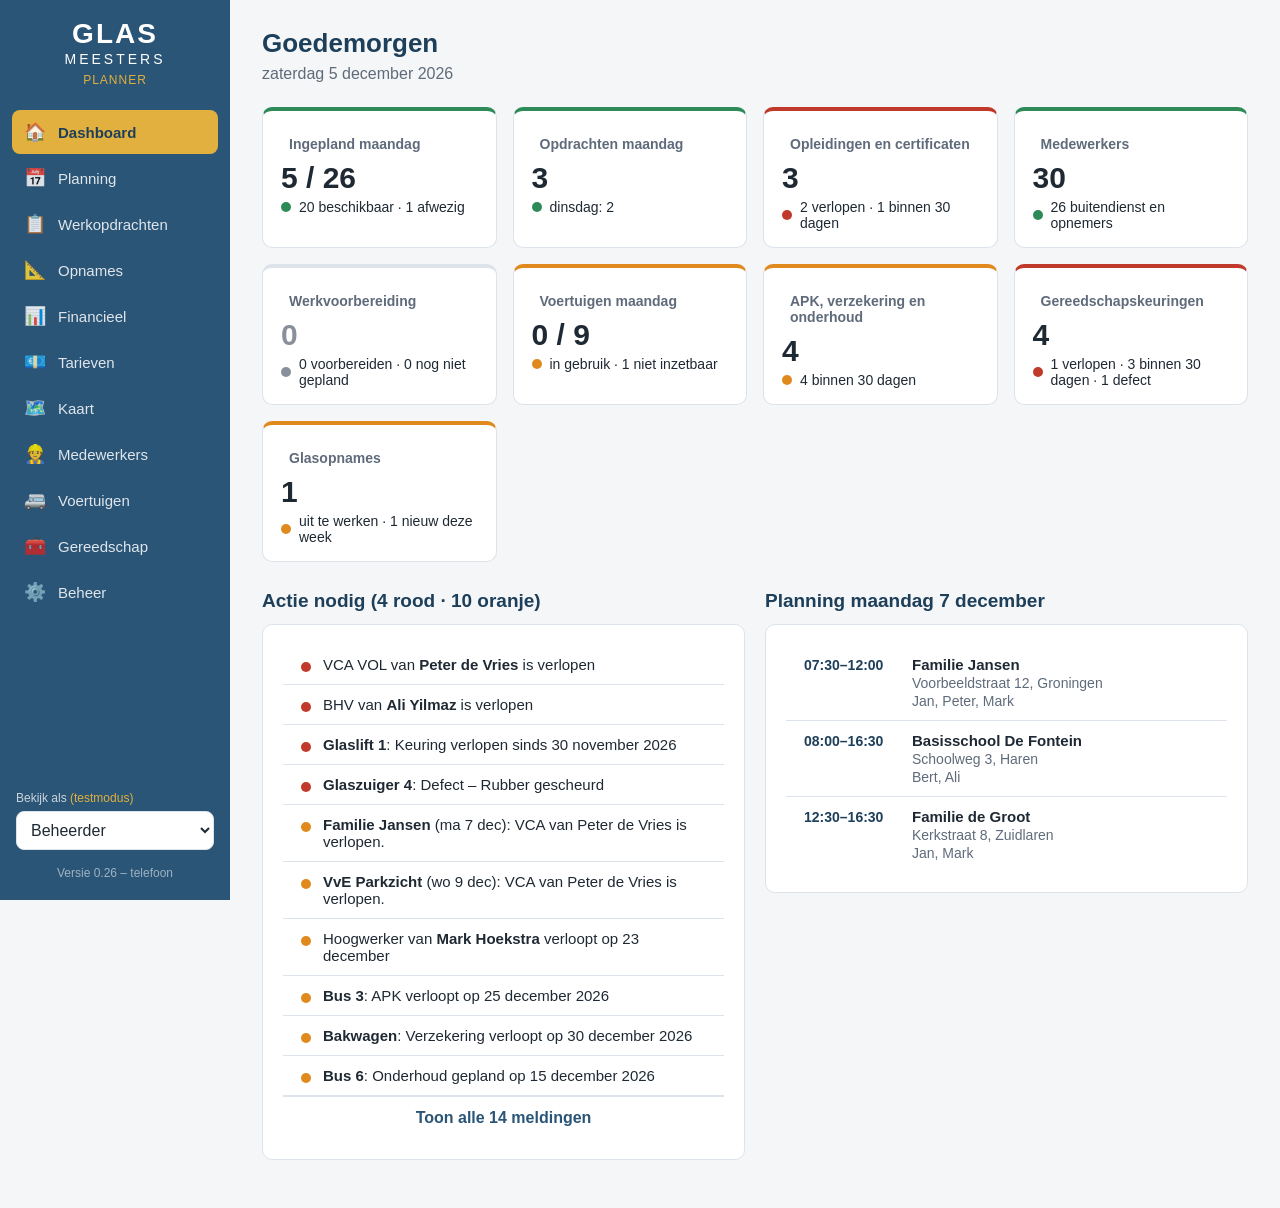
<file: index.html>
<!DOCTYPE html>
<html lang="nl">
<head>
  <meta charset="utf-8">
  <meta name="viewport" content="width=device-width, initial-scale=1">
  <title>Dashboard – Glasmeesters Planner</title>
  <meta name="theme-color" content="#2A5577">
  <link rel="manifest" href="manifest.webmanifest">
  <link rel="icon" href="img/icoon.svg" type="image/svg+xml">
  <link rel="apple-touch-icon" href="img/icoon-180.png">
  <meta name="apple-mobile-web-app-capable" content="yes">
  <meta name="apple-mobile-web-app-title" content="GM Planner">
  <link rel="stylesheet" href="css/stijl.css">
</head>
<body data-pagina="dashboard">

  <main class="inhoud">
    <h1 id="groet">Goedemorgen</h1>
    <p class="ondertitel" id="vandaag">Vandaag</p>

    <div class="tegels" id="tegels"></div>

    <div class="dashboard-kolommen">
      <section>
        <h2>Actie nodig</h2>
        <div class="kaart lijst-kaart" id="acties"><p class="zacht">Bezig met laden…</p></div>
      </section>
      <section>
        <h2 id="planning-titel">Planning</h2>
        <div class="kaart lijst-kaart" id="dagplanning"><p class="zacht">Bezig met laden…</p></div>
      </section>
    </div>
  </main>

  <script src="js/layout.js"></script>
  <script src="js/opslag.js"></script>
  <script src="js/keuzelijsten.js"></script>
  <script src="js/voorbeeld.js"></script>
  <script src="js/whatsapp.js"></script>
  <script src="js/werkopdracht.js"></script>
  <script src="js/dashboard.js"></script>
</body>
</html>
</file>
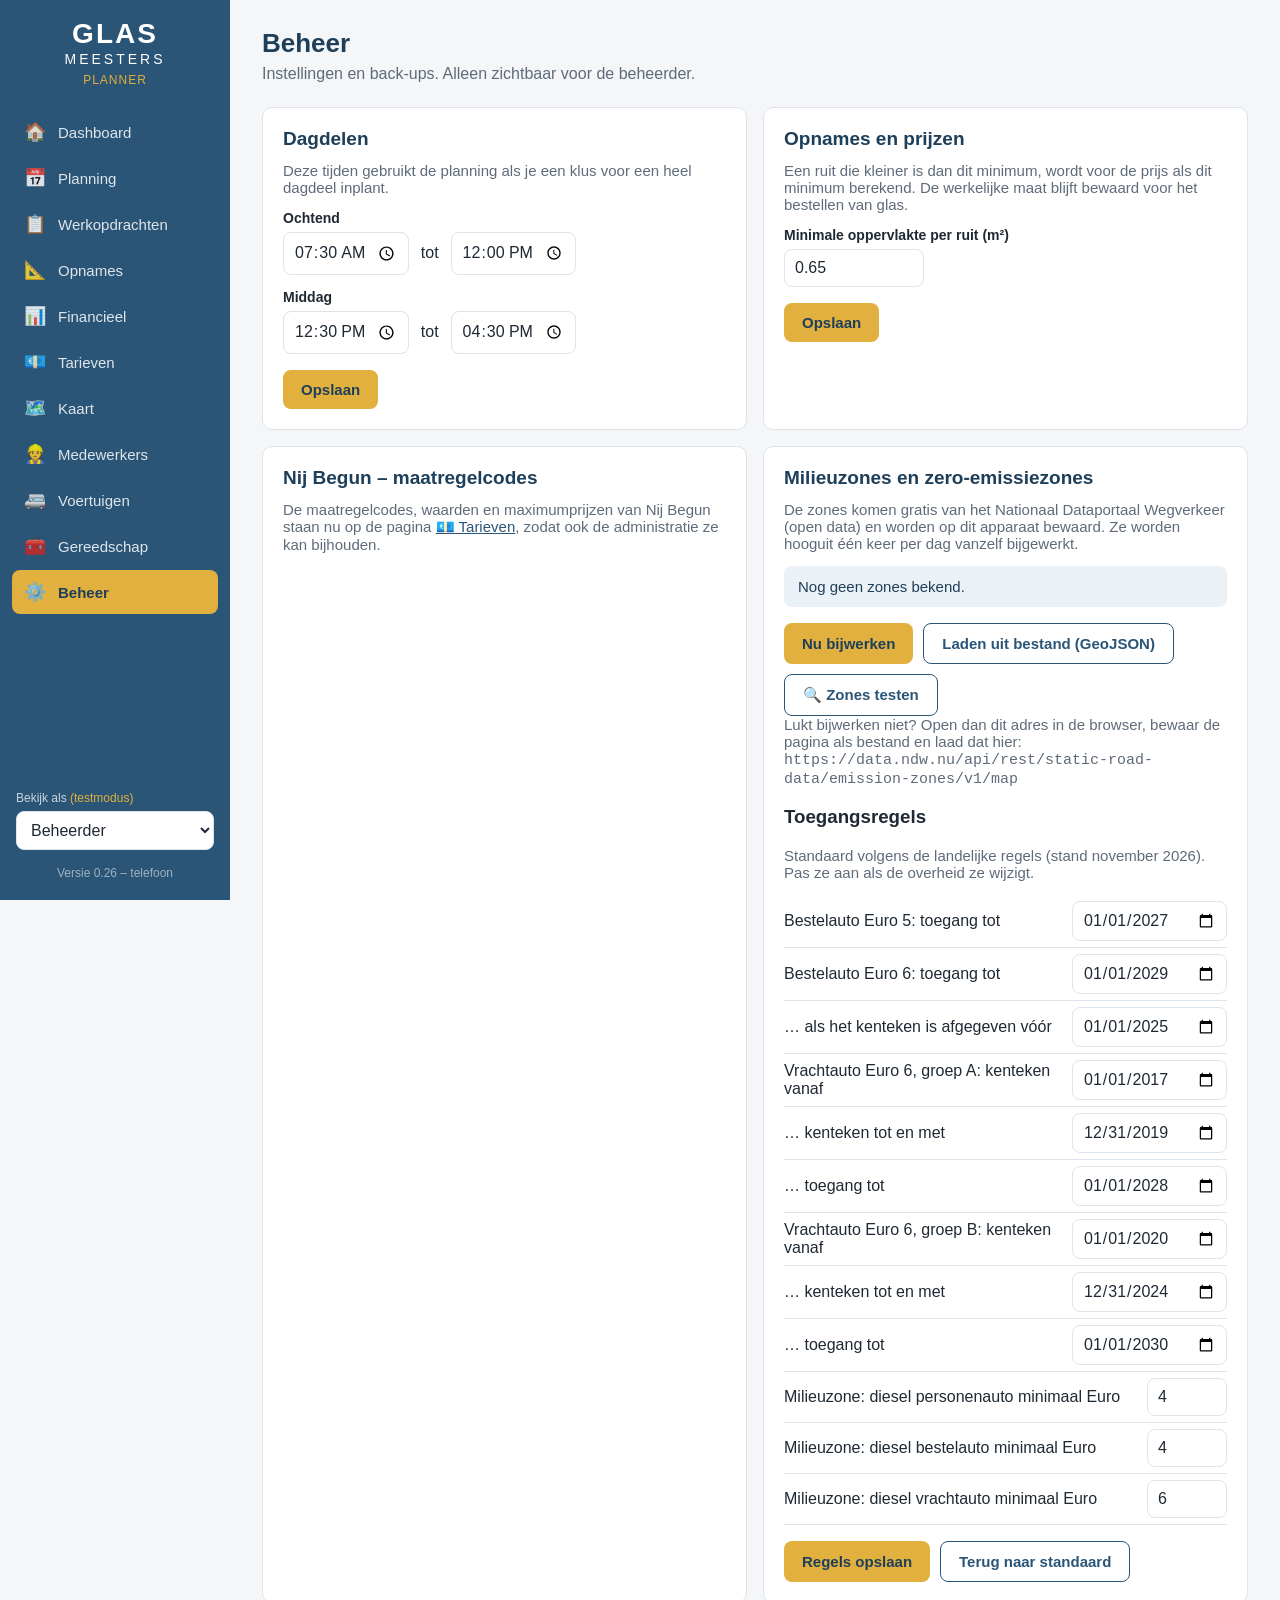
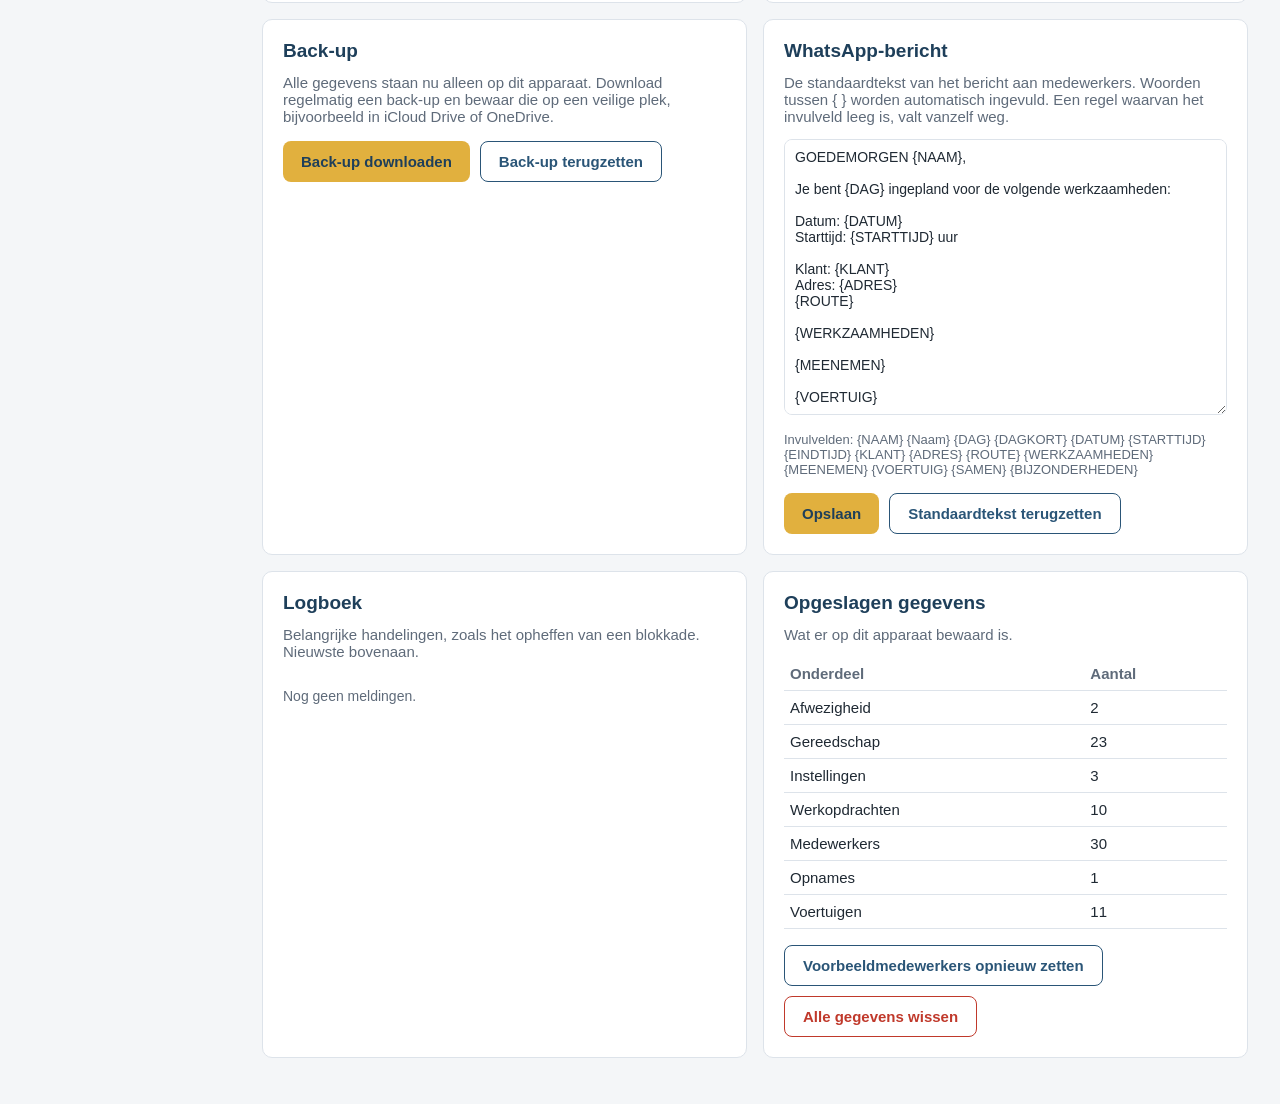
<file: beheer.html>
<!DOCTYPE html>
<html lang="nl">
<head>
  <meta charset="utf-8">
  <meta name="viewport" content="width=device-width, initial-scale=1">
  <title>Beheer – Glasmeesters Planner</title>
  <meta name="theme-color" content="#2A5577">
  <link rel="manifest" href="manifest.webmanifest">
  <link rel="icon" href="img/icoon.svg" type="image/svg+xml">
  <link rel="apple-touch-icon" href="img/icoon-180.png">
  <link rel="stylesheet" href="css/stijl.css">
</head>
<body data-pagina="beheer">

  <main class="inhoud">
    <h1>Beheer</h1>
    <p class="ondertitel">Instellingen en back-ups. Alleen zichtbaar voor de beheerder.</p>

    <div class="kaarten">

      <!-- Dagdelen -->
      <section class="kaart">
        <h2>Dagdelen</h2>
        <p class="uitleg">Deze tijden gebruikt de planning als je een klus voor een heel dagdeel inplant.</p>
        <form id="dagdelen">
          <div class="veld">
            <label>Ochtend</label>
            <div class="rij">
              <input type="time" id="ochtend-van" step="900" required> tot
              <input type="time" id="ochtend-tot" step="900" required>
            </div>
          </div>
          <div class="veld">
            <label>Middag</label>
            <div class="rij">
              <input type="time" id="middag-van" step="900" required> tot
              <input type="time" id="middag-tot" step="900" required>
            </div>
          </div>
          <div class="knoppen">
            <button class="knop" type="submit">Opslaan</button>
          </div>
          <div class="melding" id="melding-dagdelen"></div>
        </form>
      </section>

      <!-- Opnames en prijzen -->
      <section class="kaart">
        <h2>Opnames en prijzen</h2>
        <p class="uitleg">Een ruit die kleiner is dan dit minimum, wordt voor de prijs als dit minimum berekend.
          De werkelijke maat blijft bewaard voor het bestellen van glas.</p>
        <div class="veld">
          <label for="minimum-m2">Minimale oppervlakte per ruit (m²)</label>
          <input type="number" id="minimum-m2" min="0" step="0.01" inputmode="decimal" style="width:140px">
        </div>
        <div class="knoppen"><button class="knop" id="minimum-opslaan">Opslaan</button></div>
        <div class="melding" id="melding-minimum"></div>
      </section>

      <!-- Nij Begun -->
      <section class="kaart">
        <h2>Nij Begun – maatregelcodes</h2>
        <p class="uitleg">De maatregelcodes, waarden en maximumprijzen van Nij Begun staan nu op de pagina
          <a href="tarieven.html">💶 Tarieven</a>, zodat ook de administratie ze kan bijhouden.</p>
      </section>

      <!-- Zones -->
      <section class="kaart">
        <h2>Milieuzones en zero-emissiezones</h2>
        <p class="uitleg">De zones komen gratis van het Nationaal Dataportaal Wegverkeer (open data) en worden op dit apparaat bewaard.
          Ze worden hooguit één keer per dag vanzelf bijgewerkt.</p>
        <div class="melding zichtbaar info" id="zones-stand">Bezig…</div>
        <div class="knoppen">
          <button class="knop" id="zones-bijwerken">Nu bijwerken</button>
          <button class="knop tweede" id="zones-bestand-knop">Laden uit bestand (GeoJSON)</button>
          <input type="file" id="zones-bestand" accept=".json,.geojson,application/json" hidden>
          <button class="knop tweede" id="zones-test">🔍 Zones testen</button>
        </div>
        <pre class="zones-diagnose" id="zones-diagnose" hidden></pre>
        <p class="uitleg">Lukt bijwerken niet? Open dan dit adres in de browser, bewaar de pagina als bestand en laad dat hier:<br>
          <code id="zones-bron"></code></p>
        <div class="melding" id="melding-zones"></div>

        <h3 class="sectie">Toegangsregels</h3>
        <p class="uitleg">Standaard volgens de landelijke regels (stand november 2026). Pas ze aan als de overheid ze wijzigt.</p>
        <div class="zone-regels" id="zone-regels"></div>
        <div class="knoppen">
          <button class="knop" id="regels-opslaan">Regels opslaan</button>
          <button class="knop tweede" id="regels-standaard">Terug naar standaard</button>
        </div>
        <div class="melding" id="melding-regels"></div>
      </section>

      <!-- Back-up -->
      <section class="kaart">
        <h2>Back-up</h2>
        <p class="uitleg">
          Alle gegevens staan nu alleen op dit apparaat. Download regelmatig een back-up en bewaar die
          op een veilige plek, bijvoorbeeld in iCloud Drive of OneDrive.
        </p>
        <div class="knoppen">
          <button class="knop" id="download">Back-up downloaden</button>
          <label class="knop tweede" for="bestand">Back-up terugzetten</label>
          <input type="file" id="bestand" accept=".json,application/json" hidden>
        </div>
        <div class="melding" id="melding-backup"></div>
      </section>

      <!-- WhatsApp-sjabloon -->
      <section class="kaart">
        <h2>WhatsApp-bericht</h2>
        <p class="uitleg">De standaardtekst van het bericht aan medewerkers. Woorden tussen { } worden automatisch ingevuld.
          Een regel waarvan het invulveld leeg is, valt vanzelf weg.</p>
        <textarea id="wa-sjabloon" rows="16" style="width:100%; font-size:14px"></textarea>
        <p class="zacht" style="font-size:13px">Invulvelden: {NAAM} {Naam} {DAG} {DAGKORT} {DATUM} {STARTTIJD} {EINDTIJD} {KLANT} {ADRES} {ROUTE}
          {WERKZAAMHEDEN} {MEENEMEN} {VOERTUIG} {SAMEN} {BIJZONDERHEDEN}</p>
        <div class="knoppen">
          <button class="knop" id="wa-opslaan">Opslaan</button>
          <button class="knop tweede" id="wa-standaard">Standaardtekst terugzetten</button>
        </div>
        <div class="melding" id="melding-wa"></div>
      </section>

      <!-- Logboek -->
      <section class="kaart">
        <h2>Logboek</h2>
        <p class="uitleg">Belangrijke handelingen, zoals het opheffen van een blokkade. Nieuwste bovenaan.</p>
        <div id="logboek" class="logboek"><p class="zacht">Bezig met laden…</p></div>
      </section>

      <!-- Overzicht -->
      <section class="kaart">
        <h2>Opgeslagen gegevens</h2>
        <p class="uitleg">Wat er op dit apparaat bewaard is.</p>
        <table class="tabel">
          <thead><tr><th>Onderdeel</th><th>Aantal</th></tr></thead>
          <tbody id="tellingen"><tr><td colspan="2">Bezig met laden…</td></tr></tbody>
        </table>
        <div class="knoppen">
          <button class="knop tweede" id="voorbeeld">Voorbeeldmedewerkers opnieuw zetten</button>
          <button class="knop gevaar" id="wissen">Alle gegevens wissen</button>
        </div>
        <div class="melding" id="melding-wissen"></div>
      </section>

    </div>
  </main>

  <script src="js/layout.js"></script>
  <script src="js/opslag.js"></script>
  <script src="js/keuzelijsten.js"></script>
  <script src="js/voorbeeld.js"></script>
  <script src="js/whatsapp.js"></script>
  <script src="js/zones.js"></script>
  <script>
  // Alleen uitvoeren als deze rol de pagina mag zien
  if (!document.body.classList.contains("geen-toegang")) {
    // Standaardtijden uit het ontwerp
    const STANDAARD_DAGDELEN = {
      id: "dagdelen",
      ochtend_van: "07:30", ochtend_tot: "12:00",
      middag_van: "12:30",  middag_tot: "16:30"
    };

    const NAMEN = { instellingen: "Instellingen", medewerkers: "Medewerkers", klussen: "Werkopdrachten", afwezigheid: "Afwezigheid", voertuigen: "Voertuigen", gereedschap: "Gereedschap", bestanden: "Foto's en documenten", whatsapp: "WhatsApp-berichten", logboek: "Logboek", onderhoud: "Onderhoud en keuringen", opnames: "Opnames" }; // wordt aangevuld in latere stappen

    function toon(id, soort, tekst) {
      const el = document.getElementById(id);
      el.className = "melding zichtbaar " + soort;
      el.textContent = tekst;
    }

    // ----- Dagdelen -----
    async function laadDagdelen() {
      const d = (await Opslag.haal("instellingen", "dagdelen")) || STANDAARD_DAGDELEN;
      document.getElementById("ochtend-van").value = d.ochtend_van;
      document.getElementById("ochtend-tot").value = d.ochtend_tot;
      document.getElementById("middag-van").value = d.middag_van;
      document.getElementById("middag-tot").value = d.middag_tot;
    }

    document.getElementById("dagdelen").addEventListener("submit", async function (e) {
      e.preventDefault();
      const d = {
        id: "dagdelen",
        ochtend_van: document.getElementById("ochtend-van").value,
        ochtend_tot: document.getElementById("ochtend-tot").value,
        middag_van: document.getElementById("middag-van").value,
        middag_tot: document.getElementById("middag-tot").value
      };
      if (d.ochtend_van >= d.ochtend_tot || d.middag_van >= d.middag_tot) {
        toon("melding-dagdelen", "fout", "De eindtijd moet later zijn dan de begintijd.");
        return;
      }
      if (d.ochtend_tot > d.middag_van) {
        toon("melding-dagdelen", "fout", "De middag mag pas beginnen als de ochtend voorbij is.");
        return;
      }
      await Opslag.bewaar("instellingen", d);
      toon("melding-dagdelen", "goed", "Opgeslagen.");
      laadTellingen();
    });

    // ----- Overzicht -----
    async function laadTellingen() {
      const telling = await Opslag.tellingen();
      const soorten = Object.keys(telling);
      document.getElementById("tellingen").innerHTML = soorten.length
        ? soorten.map(function (s) {
            return "<tr><td>" + (NAMEN[s] || s) + "</td><td>" + telling[s] + "</td></tr>";
          }).join("")
        : '<tr><td colspan="2">Nog niets opgeslagen.</td></tr>';
    }

    // ----- Back-up downloaden -----
    document.getElementById("download").addEventListener("click", async function () {
      const backup = await Opslag.exporteer();
      const datum = new Date().toISOString().slice(0, 10);
      const blob = new Blob([JSON.stringify(backup, null, 2)], { type: "application/json" });
      const link = document.createElement("a");
      link.href = URL.createObjectURL(blob);
      link.download = "glasmeesters-backup-" + datum + ".json";
      document.body.appendChild(link);
      link.click();
      link.remove();
      setTimeout(function () { URL.revokeObjectURL(link.href); }, 2000);
      toon("melding-backup", "goed", "Back-up gemaakt: " + link.download);
    });

    // ----- Back-up terugzetten -----
    document.getElementById("bestand").addEventListener("change", async function (e) {
      const bestand = e.target.files[0];
      e.target.value = "";
      if (!bestand) return;
      if (!confirm("Let op: alle huidige gegevens op dit apparaat worden vervangen door de back-up. Doorgaan?")) return;
      try {
        const backup = JSON.parse(await bestand.text());
        await Opslag.importeer(backup);
        toon("melding-backup", "goed", "Back-up van " +
          new Date(backup.gemaakt_op).toLocaleString("nl-NL") + " is teruggezet.");
        laadDagdelen();
        laadSjabloon();
        laadTellingen();
      } catch (fout) {
        toon("melding-backup", "fout", "Terugzetten mislukt: " +
          (fout instanceof SyntaxError ? "dit bestand is geen geldige back-up." : fout.message));
      }
    });

    // ----- Alles wissen -----
    document.getElementById("wissen").addEventListener("click", async function () {
      if (!confirm("Weet je zeker dat je ALLE gegevens op dit apparaat wilt wissen? Maak eerst een back-up.")) return;
      await Opslag.wisAlles();
      toon("melding-wissen", "info", "Alle gegevens zijn gewist. De dagdelen staan weer op de standaardtijden. De voorbeeldmedewerkers komen terug zodra je Medewerkers opent.");
      laadDagdelen();
      laadSjabloon();
      laadTellingen();
    });

    // ----- Opnames: minimum oppervlakte -----
    async function laadMinimum() { document.getElementById("minimum-m2").value = await laadOpnameInstellingen(); }
    document.getElementById("minimum-opslaan").addEventListener("click", async function () {
      const w = Number(String(document.getElementById("minimum-m2").value).replace(",", "."));
      if (isNaN(w) || w < 0 || w > 10) { toon("melding-minimum", "fout", "Vul een getal in, bijvoorbeeld 0,65."); return; }
      await Opslag.bewaar("instellingen", { id: "opname", minimum_m2: w });
      MINIMUM_M2_PER_RUIT = w;
      toon("melding-minimum", "goed", "Opgeslagen: ruiten kleiner dan " + w.toLocaleString("nl-NL") + " m² worden als " + w.toLocaleString("nl-NL") + " m² berekend.");
    });

    // ----- Zones -----
    const REGEL_VELDEN = [
      ["ze", "bestel_euro5_tot", "Bestelauto Euro 5: toegang tot", "date"],
      ["ze", "bestel_euro6_tot", "Bestelauto Euro 6: toegang tot", "date"],
      ["ze", "bestel_euro6_det_voor", "… als het kenteken is afgegeven vóór", "date"],
      ["ze", "vracht_a_det_van", "Vrachtauto Euro 6, groep A: kenteken vanaf", "date"],
      ["ze", "vracht_a_det_tot", "… kenteken tot en met", "date"],
      ["ze", "vracht_a_tot", "… toegang tot", "date"],
      ["ze", "vracht_b_det_van", "Vrachtauto Euro 6, groep B: kenteken vanaf", "date"],
      ["ze", "vracht_b_det_tot", "… kenteken tot en met", "date"],
      ["ze", "vracht_b_tot", "… toegang tot", "date"],
      ["milieu", "diesel_personen", "Milieuzone: diesel personenauto minimaal Euro", "number"],
      ["milieu", "diesel_bestel", "Milieuzone: diesel bestelauto minimaal Euro", "number"],
      ["milieu", "diesel_vracht", "Milieuzone: diesel vrachtauto minimaal Euro", "number"]
    ];
    function tekenZoneStand() {
      const z = Zones.alle(), info = Zones.info();
      const ze = z.filter(function (x) { return x.type === "ze"; }).length, mz = z.filter(function (x) { return x.type === "milieu"; }).length;
      const el = document.getElementById("zones-stand");
      el.className = "melding zichtbaar " + (info.fout ? "waarschuwing" : z.length ? "goed" : "info");
      el.textContent = (z.length ? z.length + " zones bekend (" + ze + " zero-emissiezones, " + mz + " milieuzones" + (z.length - ze - mz ? ", " + (z.length - ze - mz) + " overig" : "") + ")" +
        (info.opgehaald_op ? ", bijgewerkt op " + new Date(info.opgehaald_op).toLocaleString("nl-NL") + (info.bron === "bestand" ? " uit een bestand" : "") : "") + "."
        : "Nog geen zones bekend.") + (info.fout ? " " + info.fout : "");
    }
    function tekenRegels() {
      const r = Zones.regels();
      document.getElementById("zone-regels").innerHTML = REGEL_VELDEN.map(function (v) {
        return '<div class="tarief-regel"><label for="zr-' + v[1] + '">' + v[2] + '</label><input id="zr-' + v[1] + '" data-groep="' + v[0] + '" data-veld="' + v[1] + '" type="' + v[3] + '"' +
               (v[3] === "number" ? ' min="1" max="6" style="width:80px"' : "") + ' value="' + (r[v[0]][v[1]] || "") + '"></div>';
      }).join("");
    }
    document.getElementById("zones-bron").textContent = Zones.BRON;
    (async function () { await Zones.laad({ alleenOpgeslagen: true }); tekenZoneStand(); tekenRegels(); })();
    document.getElementById("zones-bijwerken").addEventListener("click", async function () {
      document.getElementById("zones-stand").textContent = "Bezig met bijwerken…";
      await Zones.laad({ opnieuw: true });
      tekenZoneStand();
    });
    // Diagnose: laat precies zien wat de bron terugstuurt (voor het oplossen van problemen)
    document.getElementById("zones-test").addEventListener("click", async function () {
      const uit = document.getElementById("zones-diagnose");
      uit.hidden = false;
      const r = [];
      r.push("Versie: " + VERSIE);
      r.push("Bron: " + Zones.EIGEN_BRON + " (via onze server) → " + Zones.BRON);
      try {
        const t0 = Date.now();
        const antwoord = await fetch(Zones.EIGEN_BRON, { headers: { Accept: "application/json" } });
        r.push("Antwoord: " + antwoord.status + " " + antwoord.statusText + " (" + (Date.now() - t0) + " ms)");
        r.push("Soort: " + (antwoord.headers.get("content-type") || "onbekend"));
        const tekst = await antwoord.text();
        r.push("Grootte: " + Math.round(tekst.length / 1024) + " kB");
        let data = null;
        try { data = JSON.parse(tekst); } catch (e) { r.push("Geen JSON. Begin: " + tekst.slice(0, 300)); }
        if (data) {
          r.push("Bovenste velden: " + (Array.isArray(data) ? "lijst met " + data.length + " items" : Object.keys(data).join(", ")));
          const lijst = Array.isArray(data) ? data : (data.features || (data.data && data.data.features) || []);
          r.push("Aantal features: " + lijst.length);
          if (lijst[0]) {
            const f = lijst[0];
            r.push("Eerste feature, velden: " + Object.keys(f).join(", "));
            r.push("Geometrie: " + (f.geometry ? f.geometry.type + " " + JSON.stringify(f.geometry.coordinates).slice(0, 80) : "geen"));
            r.push("Eigenschappen: " + JSON.stringify(f.properties || {}).slice(0, 1200));
          }
          const zones = Zones.verwerk(data);
          r.push("Herkend als zones: " + zones.length + (zones[0] ? " (bijv. " + zones[0].naam + ", " + zones[0].type + ", vanaf " + (zones[0].vanaf || "?") + ")" : ""));
        }
      } catch (e) {
        r.push("FOUT: " + (e.message || e) + (/fetch/i.test(e.message || "") ? "  → de browser mag de bron niet lezen (vaak een CORS-instelling van de bron)." : ""));
      }
      uit.textContent = r.join("\n");
    });
    document.getElementById("zones-bestand-knop").addEventListener("click", function () { document.getElementById("zones-bestand").click(); });
    document.getElementById("zones-bestand").addEventListener("change", async function (e) {
      const f = e.target.files[0]; e.target.value = "";
      if (!f) return;
      try {
        const zones = await Zones.laadUitBestand(await f.text());
        toon("melding-zones", "goed", zones.length + " zones geladen uit " + f.name + ".");
      } catch (fout) { toon("melding-zones", "fout", "Dit bestand kon niet worden gelezen: " + fout.message); }
      tekenZoneStand();
    });
    document.getElementById("regels-opslaan").addEventListener("click", async function () {
      const data = { id: "zoneregels", ze: {}, milieu: {} };
      document.querySelectorAll("#zone-regels input").forEach(function (i) { data[i.dataset.groep][i.dataset.veld] = i.type === "number" ? Number(i.value) : i.value; });
      await Opslag.bewaar("instellingen", data);
      await Zones.laadRegels();
      toon("melding-regels", "goed", "De toegangsregels zijn opgeslagen.");
    });
    document.getElementById("regels-standaard").addEventListener("click", async function () {
      if (!confirm("De toegangsregels terugzetten naar de standaard?")) return;
      await Opslag.verwijder("instellingen", "zoneregels");
      await Zones.laadRegels(); tekenRegels();
      toon("melding-regels", "info", "De standaardregels staan er weer.");
    });

    // ----- Logboek -----
    async function laadLogboek() {
      const regels = (await Opslag.alle("logboek")).sort(function (a, b) { return (b.wanneer || "").localeCompare(a.wanneer || ""); }).slice(0, 50);
      document.getElementById("logboek").innerHTML = regels.length ? regels.map(function (r) {
        const t = new Date(r.wanneer);
        return '<div class="log-regel"><span class="zacht">' + t.toLocaleDateString("nl-NL") + " " +
          t.toLocaleTimeString("nl-NL", { hour: "2-digit", minute: "2-digit" }) + '</span><strong>' +
          String(r.actie).replace(/</g, "&lt;") + '</strong><span>' + String(r.details || "").replace(/</g, "&lt;") + '</span></div>';
      }).join("") : '<p class="zacht">Nog geen meldingen.</p>';
    }

    // ----- WhatsApp-sjabloon -----
    async function laadSjabloon() { document.getElementById("wa-sjabloon").value = await WhatsApp.sjabloon(); }
    document.getElementById("wa-opslaan").addEventListener("click", async function () {
      const tekst = document.getElementById("wa-sjabloon").value.trim();
      if (!tekst) { toon("melding-wa", "fout", "De tekst mag niet leeg zijn."); return; }
      await Opslag.bewaar("instellingen", { id: "whatsapp", sjabloon: tekst });
      toon("melding-wa", "goed", "Opgeslagen. Nieuwe berichten gebruiken deze tekst.");
      laadTellingen();
    });
    document.getElementById("wa-standaard").addEventListener("click", async function () {
      document.getElementById("wa-sjabloon").value = WhatsApp.STANDAARD_SJABLOON;
      await Opslag.bewaar("instellingen", { id: "whatsapp", sjabloon: WhatsApp.STANDAARD_SJABLOON });
      toon("melding-wa", "goed", "De standaardtekst staat er weer.");
    });

    // ----- Voorbeeldmedewerkers opnieuw -----
    document.getElementById("voorbeeld").addEventListener("click", async function () {
      if (!confirm("De 30 voorbeeldmedewerkers worden teruggezet zoals ze oorspronkelijk waren. Wijzigingen aan voorbeeldmedewerkers gaan verloren; zelf toegevoegde medewerkers blijven staan. Doorgaan?")) return;
      await Voorbeeld.herstelMedewerkers();
      toon("melding-wissen", "goed", "De 30 voorbeeldmedewerkers staan er weer.");
      laadTellingen();
    });

    laadDagdelen();
    laadSjabloon();
    laadMinimum();
    laadLogboek();
    laadTellingen();
  }
  </script>
</body>
</html>
</file>
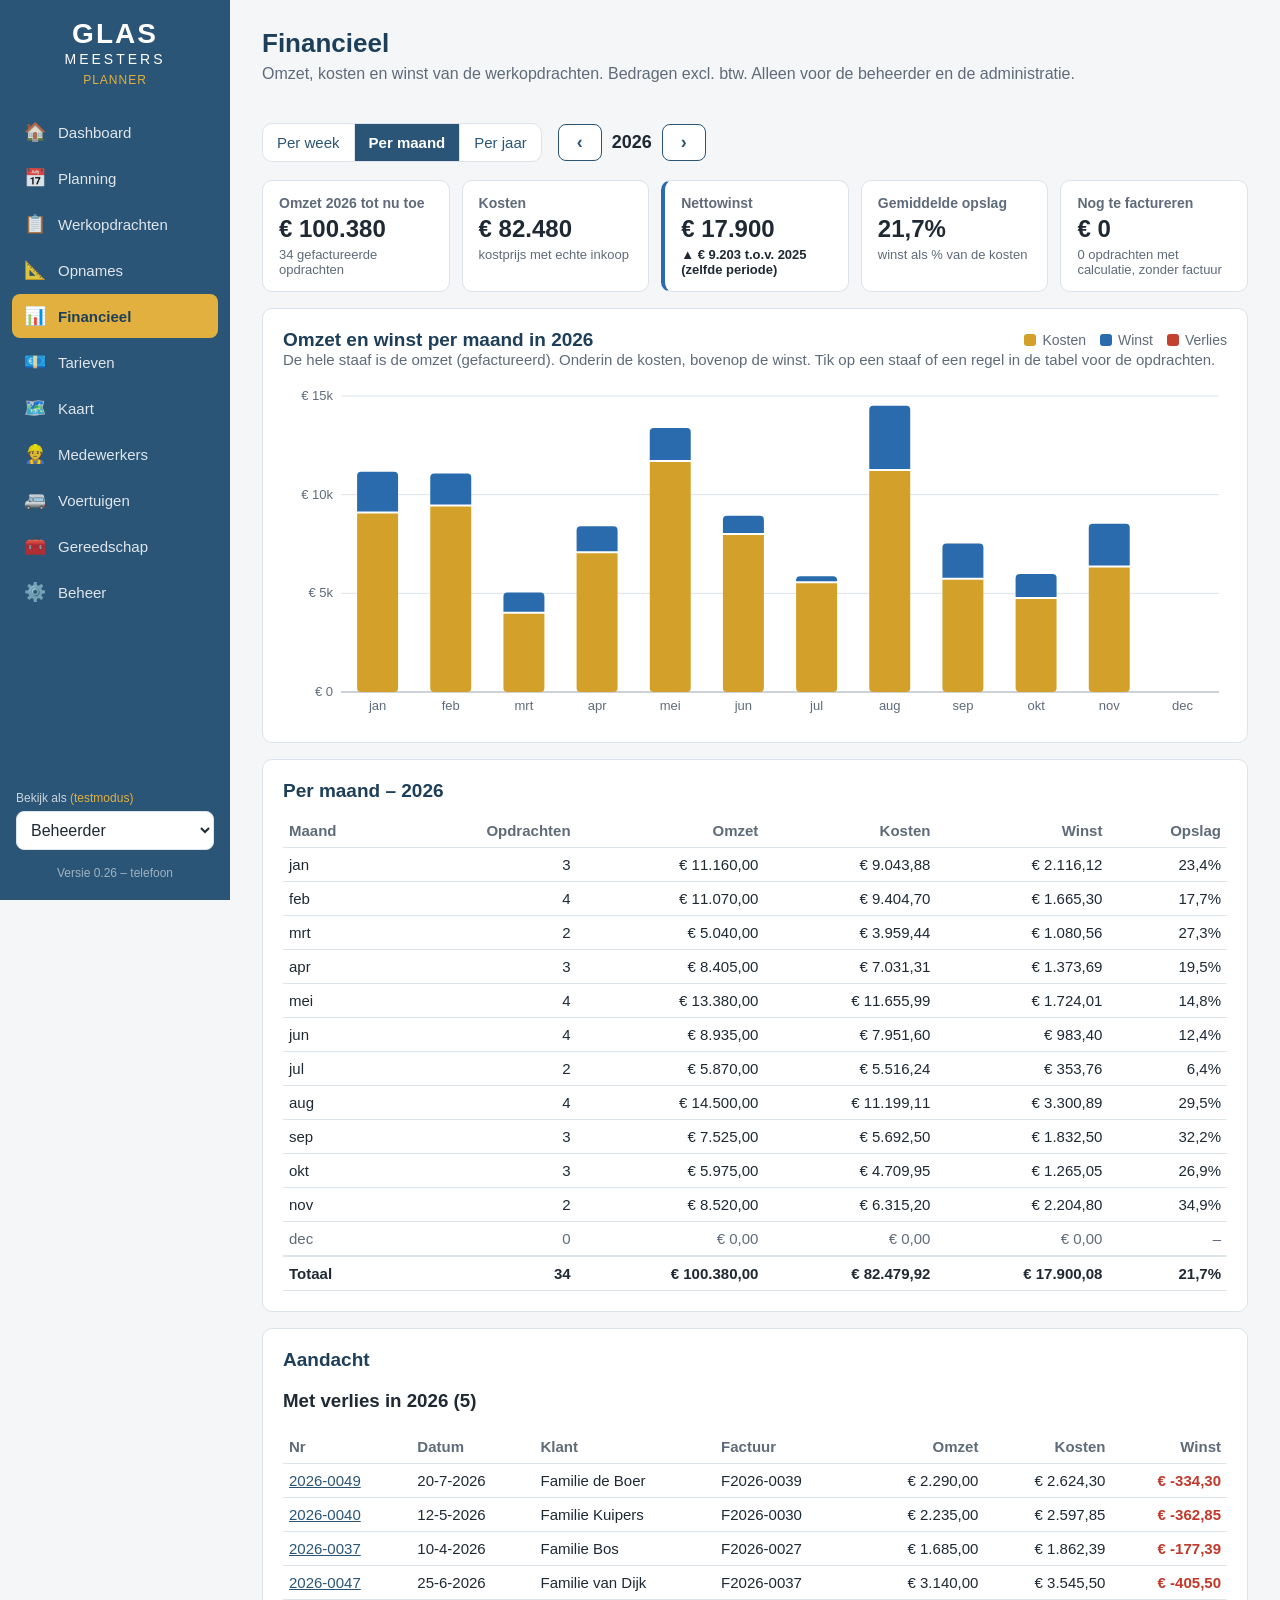
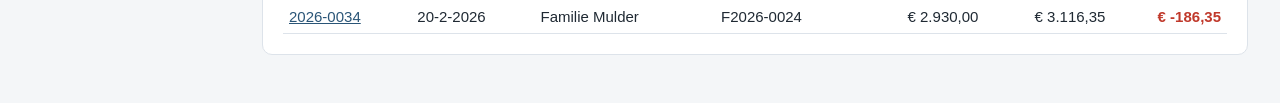
<file: financieel.html>
<!DOCTYPE html>
<html lang="nl">
<head>
  <meta charset="utf-8">
  <meta name="viewport" content="width=device-width, initial-scale=1">
  <title>Financieel – Glasmeesters Planner</title>
  <meta name="theme-color" content="#2A5577">
  <link rel="manifest" href="manifest.webmanifest">
  <link rel="icon" href="img/icoon.svg" type="image/svg+xml">
  <link rel="apple-touch-icon" href="img/icoon-180.png">
  <link rel="stylesheet" href="css/stijl.css">
  <link rel="stylesheet" href="css/financieel.css">
</head>
<body data-pagina="financieel">

  <main class="inhoud">
    <div class="paginakop">
      <div>
        <h1>Financieel</h1>
        <p class="ondertitel">Omzet, kosten en winst van de werkopdrachten. Bedragen excl. btw. Alleen voor de beheerder en de administratie.</p>
      </div>
    </div>

    <div class="filterbalk fin-filters">
      <div class="knoppengroep" role="group" aria-label="Indeling" id="indeling">
        <button type="button" data-indeling="week">Per week</button>
        <button type="button" data-indeling="maand" class="actief">Per maand</button>
        <button type="button" data-indeling="jaar">Per jaar</button>
      </div>
      <div class="fin-jaar" id="jaar-keuze">
        <button type="button" class="knop tweede klein" id="jaar-terug" aria-label="Vorig jaar">‹</button>
        <strong id="jaar"></strong>
        <button type="button" class="knop tweede klein" id="jaar-verder" aria-label="Volgend jaar">›</button>
      </div>
    </div>

    <div class="fin-tegels" id="tegels"></div>

    <section class="kaart fin-grafiek-kaart">
      <div class="fin-grafiek-kop">
        <h2 id="grafiek-titel">Winst per maand</h2>
        <div class="fin-legenda" id="legenda">
          <span><i style="background:var(--fin-kosten)"></i>Kosten</span>
          <span><i style="background:var(--fin-winst)"></i>Winst</span>
          <span><i style="background:var(--fin-verlies)"></i>Verlies</span>
        </div>
      </div>
      <p class="uitleg">De hele staaf is de omzet (gefactureerd). Onderin de kosten, bovenop de winst. Tik op een staaf of een regel in de tabel voor de opdrachten.</p>
      <div class="fin-grafiek" id="grafiek"></div>
      <div class="fin-tip" id="tip" hidden></div>
    </section>

    <section class="kaart" style="margin-top:16px">
      <h2 id="tabel-titel">Per maand</h2>
      <div class="fin-tabel-houder"><table class="tabel fin-tabel" id="tabel"></table></div>
    </section>

    <section class="kaart" style="margin-top:16px" id="detail-kaart" hidden>
      <h2 id="detail-titel">Opdrachten</h2>
      <div class="fin-tabel-houder"><table class="tabel fin-tabel" id="detail"></table></div>
    </section>

    <section class="kaart" style="margin-top:16px">
      <h2>Aandacht</h2>
      <div id="aandacht"></div>
    </section>
  </main>

  <script src="js/layout.js"></script>
  <script src="js/opslag.js"></script>
  <script src="js/keuzelijsten.js"></script>
  <script src="js/voorbeeld.js"></script>
  <script src="js/financieel.js"></script>
</body>
</html>
</file>
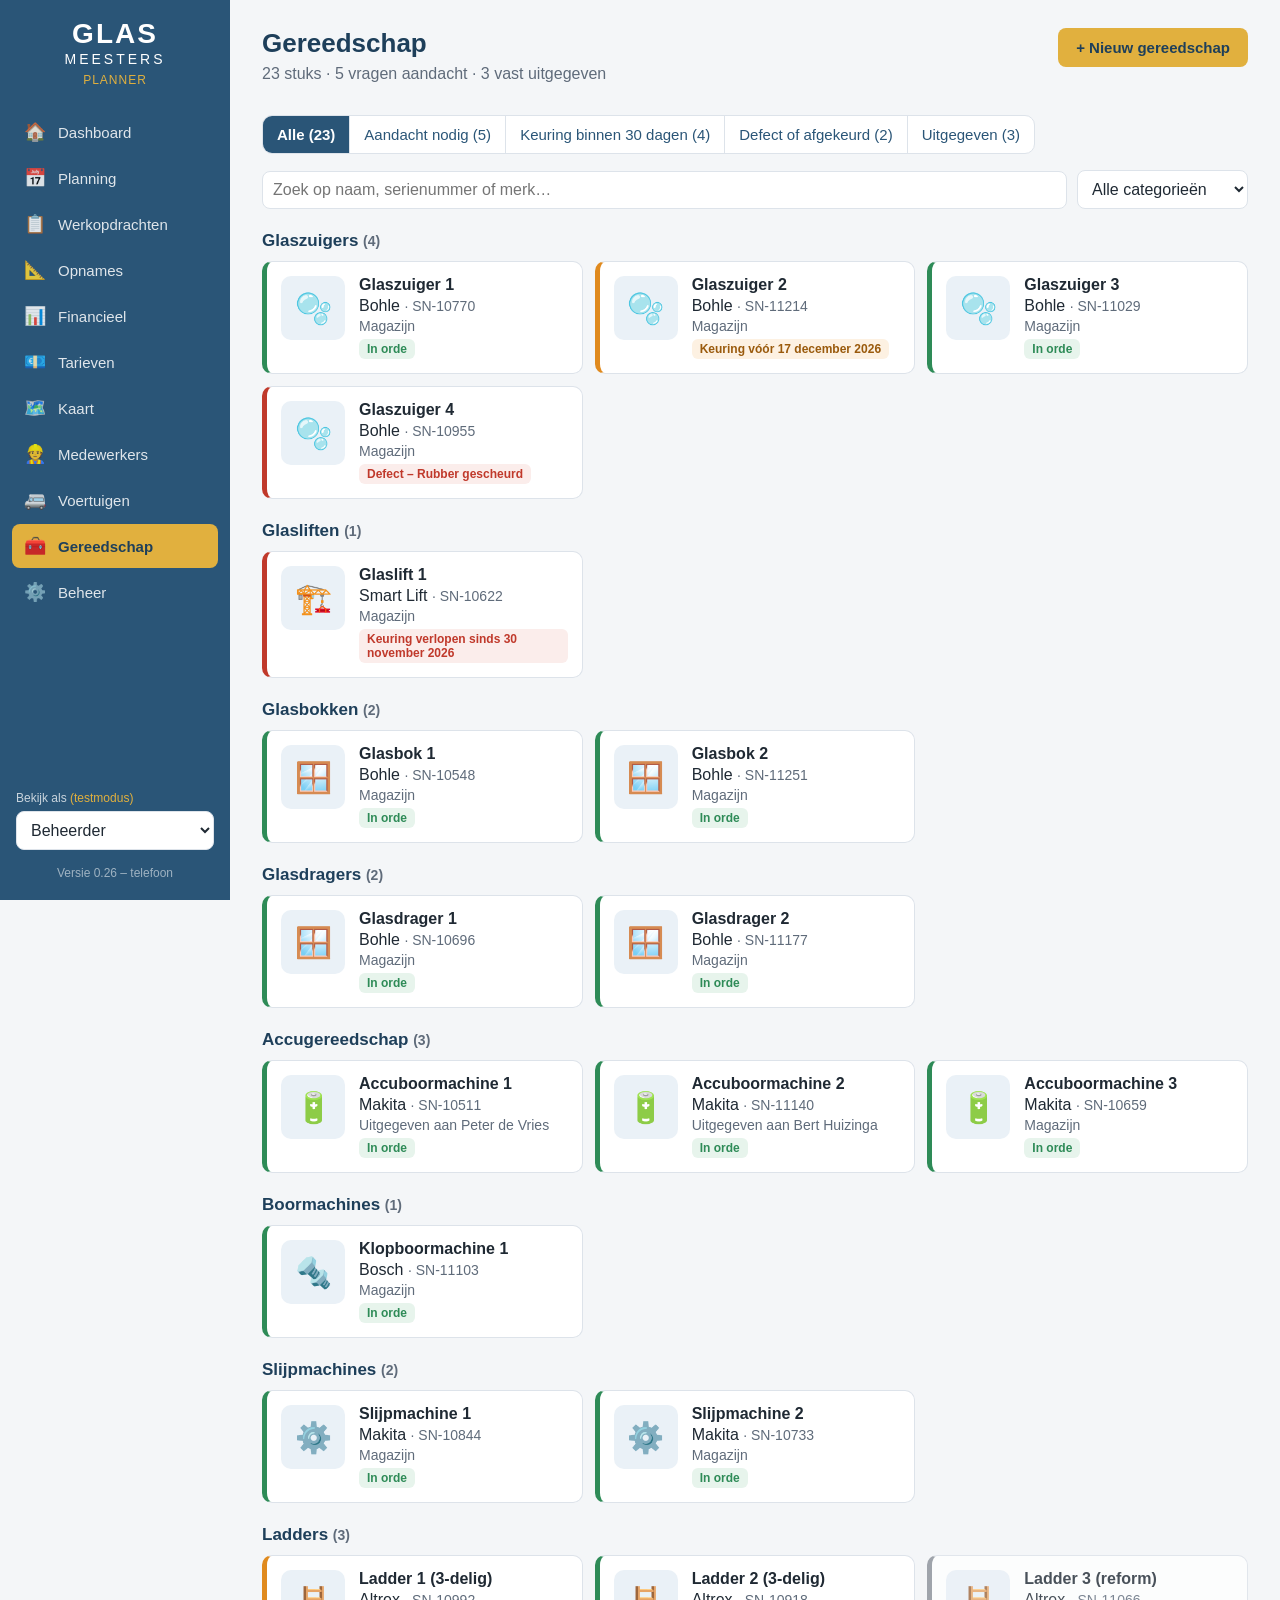
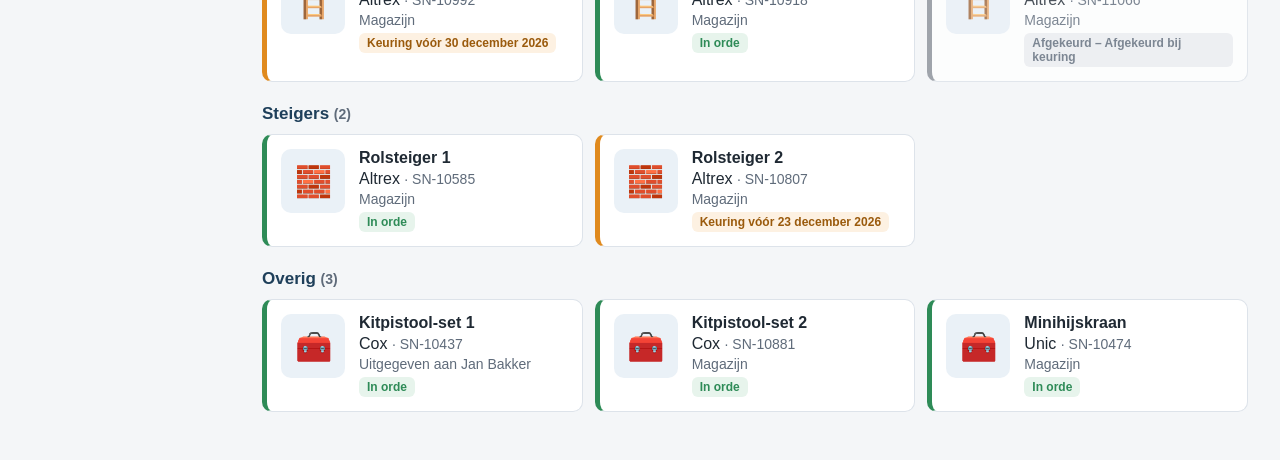
<file: gereedschap.html>
<!DOCTYPE html>
<html lang="nl">
<head>
  <meta charset="utf-8">
  <meta name="viewport" content="width=device-width, initial-scale=1">
  <title>Gereedschap – Glasmeesters Planner</title>
  <meta name="theme-color" content="#2A5577">
  <link rel="manifest" href="manifest.webmanifest">
  <link rel="icon" href="img/icoon.svg" type="image/svg+xml">
  <link rel="apple-touch-icon" href="img/icoon-180.png">
  <link rel="stylesheet" href="css/stijl.css">
</head>
<body data-pagina="gereedschap">

  <main class="inhoud">
    <div class="paginakop">
      <div>
        <h1>Gereedschap</h1>
        <p class="ondertitel" id="samenvatting">Bezig met laden…</p>
      </div>
      <button class="knop alleen-wagenpark" id="nieuw">+ Nieuw gereedschap</button>
    </div>

    <div class="knoppengroep weergave-wissel" role="group" aria-label="Filter">
      <button type="button" data-filter="alle" class="actief">Alle</button>
      <button type="button" data-filter="aandacht">Aandacht nodig</button>
      <button type="button" data-filter="keuring">Keuring binnen 30 dagen</button>
      <button type="button" data-filter="defect">Defect of afgekeurd</button>
      <button type="button" data-filter="uitgegeven">Uitgegeven</button>
    </div>

    <div class="filterbalk">
      <input type="search" id="zoek" placeholder="Zoek op naam, serienummer of merk…" aria-label="Zoeken">
      <select id="categorie" aria-label="Categorie"><option value="">Alle categorieën</option></select>
    </div>

    <div id="lijst"></div>
  </main>

  <dialog id="detail" class="venster breed-venster">
    <form id="formulier" method="dialog">
      <div class="venster-kop">
        <div><h2 id="titel">Gereedschap</h2><span class="zacht" id="subtitel"></span></div>
        <button type="button" class="sluit" data-sluit aria-label="Sluiten">✕</button>
      </div>
      <div class="venster-inhoud">
        <div id="meldingen"></div>

        <h3 class="sectie">Algemeen</h3>
        <div class="foto-blok">
          <div class="voertuig-foto groot" id="foto-voorbeeld">🧰</div>
          <div class="alleen-wagenpark">
            <label class="knop tweede klein" for="foto-bestand">Foto kiezen</label>
            <input type="file" id="foto-bestand" accept="image/*" hidden>
            <button type="button" class="knop tweede klein" id="foto-weg">Foto verwijderen</button>
          </div>
        </div>
        <div class="velden-2">
          <div class="veld"><label for="g-naam">Naam</label><input id="g-naam" required placeholder="Bijv. Glaszuiger 5"></div>
          <div class="veld"><label for="g-categorie">Categorie</label><select id="g-categorie"></select></div>
          <div class="veld"><label for="g-merk">Merk</label><input id="g-merk"></div>
          <div class="veld"><label for="g-type">Type</label><input id="g-type"></div>
          <div class="veld"><label for="g-serie">Serienummer</label><input id="g-serie"></div>
          <div class="veld"><label for="g-aankoop">Aankoopdatum</label><input id="g-aankoop" type="date"></div>
          <div class="veld"><label for="g-status">Status</label><select id="g-status"></select></div>
          <div class="veld"><label for="g-locatie">Locatie</label><input id="g-locatie" placeholder="Bijv. Magazijn of Bus 2"></div>
          <div class="veld"><label for="g-verantwoordelijke">Verantwoordelijke medewerker</label><select id="g-verantwoordelijke"></select></div>
          <div class="veld"><label for="g-uitgegeven">Vast uitgegeven aan</label><select id="g-uitgegeven"></select></div>
          <div class="veld"><label for="g-vereist">Benodigde bevoegdheid</label><select id="g-vereist"></select></div>
        </div>
        <div class="veld"><label for="g-bijz">Bijzonderheden</label><textarea id="g-bijz" rows="2" style="width:100%"></textarea></div>

        <h3 class="sectie">Keuring en onderhoud</h3>
        <div class="velden-2">
          <div class="veld"><label for="g-laatste-keuring">Laatste keuring</label><input id="g-laatste-keuring" type="date"></div>
          <div class="veld"><label for="g-volgende-keuring">Volgende keuring (uiterlijk)</label><input id="g-volgende-keuring" type="date"></div>
          <div class="veld"><label for="g-laatste-onderhoud">Laatste onderhoud</label><input id="g-laatste-onderhoud" type="date"></div>
          <div class="veld"><label for="g-volgende-onderhoud">Volgende onderhoud</label><input id="g-volgende-onderhoud" type="date"></div>
        </div>

        <h3 class="sectie">Historie</h3>
        <div id="historie"></div>
        <details class="toevoegen alleen-wagenpark" id="toevoegen">
          <summary class="knop tweede klein">+ Keuring, onderhoud of reparatie vastleggen</summary>
          <div class="velden-2" style="margin-top:12px">
            <div class="veld"><label for="h-datum">Datum</label><input id="h-datum" type="date"></div>
            <div class="veld"><label for="h-soort">Soort</label><select id="h-soort"></select></div>
            <div class="veld"><label for="h-door">Uitgevoerd door</label><input id="h-door" placeholder="Bijv. keuringsbedrijf"></div>
            <div class="veld"><label for="h-kosten">Kosten (€)</label><input id="h-kosten" type="number" inputmode="decimal" min="0" step="0.01"></div>
            <div class="veld" id="h-uitslag-veld"><label for="h-uitslag">Uitslag</label>
              <select id="h-uitslag"><option value="goed">Goedgekeurd</option><option value="afgekeurd">Afgekeurd</option></select></div>
            <div class="veld" id="h-volgende-veld"><label for="h-volgende">Volgende keuring (uiterlijk)</label><input id="h-volgende" type="date"></div>
          </div>
          <div class="veld"><label for="h-oms">Omschrijving</label><input id="h-oms" style="width:100%"></div>
          <button type="button" class="knop klein" id="h-opslaan">Vastleggen</button>
          <p class="zacht">Bij een keuring of onderhoud worden de datums hierboven vanzelf bijgewerkt. Afgekeurd = status Afgekeurd.</p>
        </details>

        <h3 class="sectie">Ingepland bij opdrachten</h3>
        <div id="inzet"></div>

        <div class="melding" id="melding"></div>
      </div>
      <div class="venster-voet alleen-wagenpark">
        <button type="button" class="knop gevaar" id="verwijder">Verwijderen</button>
        <span class="ruimte"></span>
        <button type="button" class="knop tweede" data-sluit>Annuleren</button>
        <button type="submit" class="knop">Opslaan</button>
      </div>
    </form>
  </dialog>

  <script src="js/layout.js"></script>
  <script src="js/opslag.js"></script>
  <script src="js/keuzelijsten.js"></script>
  <script src="js/voorbeeld.js"></script>
  <script src="js/gereedschap.js"></script>
</body>
</html>
</file>
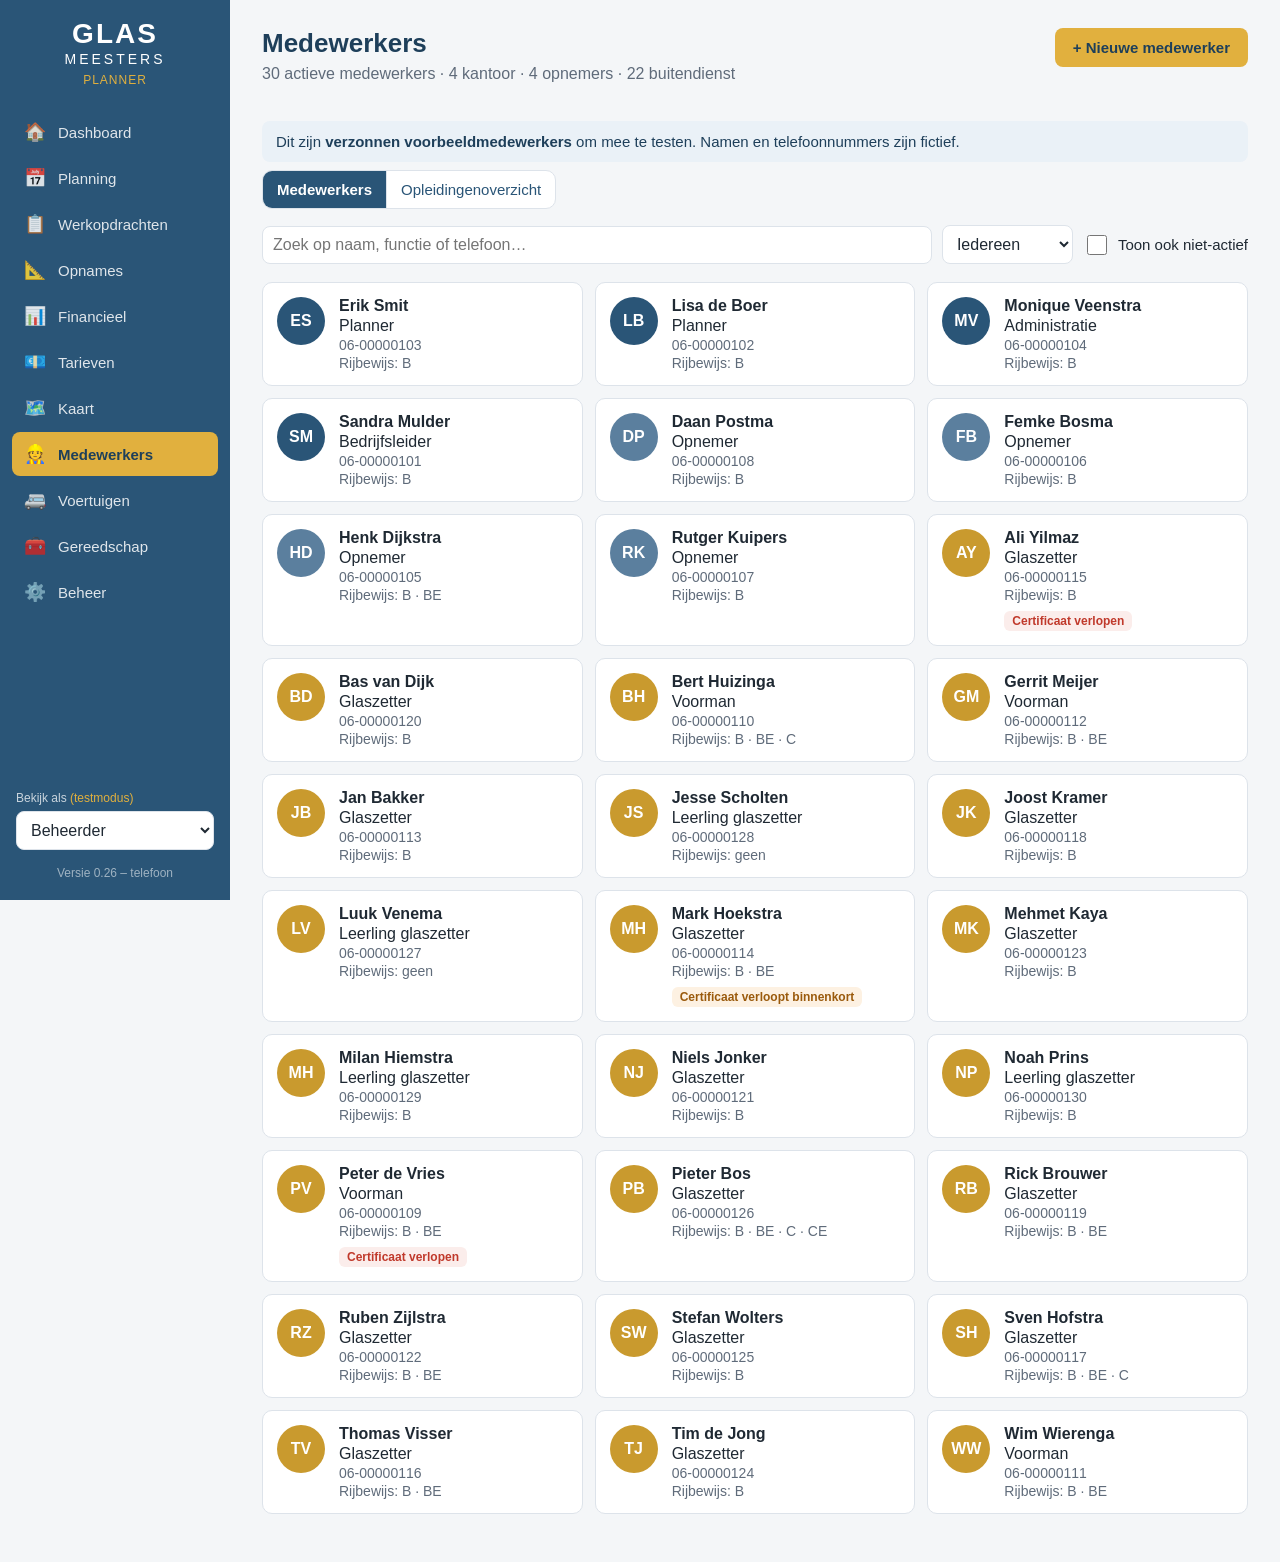
<file: medewerkers.html>
<!DOCTYPE html>
<html lang="nl">
<head>
  <meta charset="utf-8">
  <meta name="viewport" content="width=device-width, initial-scale=1">
  <title>Medewerkers – Glasmeesters Planner</title>
  <meta name="theme-color" content="#2A5577">
  <link rel="manifest" href="manifest.webmanifest">
  <link rel="icon" href="img/icoon.svg" type="image/svg+xml">
  <link rel="apple-touch-icon" href="img/icoon-180.png">
  <link rel="stylesheet" href="css/stijl.css">
</head>
<body data-pagina="medewerkers">

  <main class="inhoud">
    <div class="paginakop">
      <div>
        <h1>Medewerkers</h1>
        <p class="ondertitel" id="samenvatting">Bezig met laden…</p>
      </div>
      <button class="knop alleen-beheerder" id="nieuw">+ Nieuwe medewerker</button>
    </div>

    <div class="melding info zichtbaar" id="voorbeeld-melding" hidden>
      Dit zijn <strong>verzonnen voorbeeldmedewerkers</strong> om mee te testen. Namen en telefoonnummers zijn fictief.
    </div>

    <div class="knoppengroep weergave-wissel" role="group" aria-label="Weergave">
      <button type="button" data-weergave="lijst" class="actief">Medewerkers</button>
      <button type="button" data-weergave="matrix">Opleidingenoverzicht</button>
    </div>

    <div class="filterbalk">
      <input type="search" id="zoek" placeholder="Zoek op naam, functie of telefoon…" aria-label="Zoeken">
      <select id="groep" aria-label="Groep">
        <option value="">Iedereen</option>
        <option value="kantoor">Kantoor</option>
        <option value="opname">Opnemers</option>
        <option value="buitendienst">Buitendienst</option>
      </select>
      <select id="soort-filter" aria-label="Soort" hidden>
        <option value="">Alle opleidingen</option>
        <option>Rijbewijs</option><option>Certificaat</option><option>Vaardigheid</option><option>Ervaring</option>
      </select>
      <label class="vinkje"><input type="checkbox" id="inactief"> Toon ook niet-actief</label>
    </div>

    <div class="personen" id="lijst"></div>
    <div class="matrix-houder" id="matrix" hidden></div>
  </main>

  <!-- Detailkaart van één medewerker -->
  <dialog id="detail" class="venster breed-venster">
    <form id="formulier" method="dialog">
      <div class="venster-kop">
        <h2 id="venster-titel">Medewerker</h2>
        <button type="button" class="sluit" id="sluit" aria-label="Sluiten">✕</button>
      </div>

      <div class="venster-inhoud">
        <div class="foto-blok">
          <div class="avatar groot" id="foto-voorbeeld"></div>
          <div class="alleen-beheerder">
            <label class="knop tweede klein" for="foto-bestand">Foto kiezen</label>
            <input type="file" id="foto-bestand" accept="image/*" hidden>
            <button type="button" class="knop tweede klein" id="foto-weg">Foto verwijderen</button>
          </div>
        </div>

        <div class="velden-2">
          <div class="veld"><label for="voornaam">Voornaam</label><input id="voornaam" required></div>
          <div class="veld"><label for="achternaam">Achternaam</label><input id="achternaam" required></div>
          <div class="veld"><label for="functie">Functie</label><select id="functie"></select></div>
          <div class="veld recht-telefoon"><label for="telefoon">Telefoon (voor WhatsApp)</label><input id="telefoon" type="tel" inputmode="tel"></div>
          <div class="veld alleen-beheerder"><label for="email">E-mail</label><input id="email" type="email"></div>
          <div class="veld alleen-beheerder"><label for="in-dienst">In dienst sinds</label><input id="in-dienst" type="date"></div>
          <div class="veld alleen-beheerder"><label for="rol-programma">Rol in het programma</label><select id="rol-programma"></select></div>
          <div class="veld alleen-beheerder"><label class="vinkje"><input type="checkbox" id="actief"> Actief (kan ingepland worden)</label></div>
        </div>
        <div class="veld alleen-beheerder">
          <label for="bijzonderheden">Bijzonderheden</label>
          <textarea id="bijzonderheden" rows="3"></textarea>
        </div>

        <div class="recht-bevoegdheden">
          <h3>Opleidingen en bevoegdheden</h3>
          <p class="uitleg">Rood = verlopen, oranje = verloopt binnen 30 dagen. Wettelijk verplichte bevoegdheden
            (rijbewijzen, hoogwerker, kranen, heftruck) leiden straks tot een blokkade in de planning als ze ontbreken of verlopen zijn.</p>
          <div id="bevoegdheden"></div>
        </div>

        <div class="melding" id="melding-detail"></div>
      </div>

      <div class="venster-voet alleen-beheerder">
        <button type="button" class="knop gevaar" id="verwijder">Verwijderen</button>
        <span class="ruimte"></span>
        <button type="button" class="knop tweede" id="annuleer">Annuleren</button>
        <button type="submit" class="knop" id="opslaan">Opslaan</button>
      </div>
    </form>
  </dialog>

  <script src="js/layout.js"></script>
  <script src="js/opslag.js"></script>
  <script src="js/keuzelijsten.js"></script>
  <script src="js/voorbeeld.js"></script>
  <script>
  if (!document.body.classList.contains("geen-toegang")) {

    const rol = huidigeRol();
    const magBewerken = rol === "beheerder";
    let medewerkers = [];
    let huidige = null;       // de medewerker die open staat
    let nieuweFoto = null;    // undefined = ongewijzigd, "" = verwijderd
    let concept = [];         // bevoegdheden zoals ze in het venster staan (nog niet opgeslagen)
    let certificaten = [];    // geüploade certificaten van deze medewerker
    let weergave = "lijst";

    // Onderdelen verbergen die deze rol niet mag zien
    if (!magBewerken) document.body.classList.add("alleen-lezen");
    if (rol === "opnemer") document.body.classList.add("verberg-telefoon", "verberg-bevoegdheden");

    // Tekst veilig in HTML zetten (voorkomt dat ingevoerde tekst code wordt)
    function esc(t) {
      return String(t == null ? "" : t).replace(/[&<>"']/g, function (c) {
        return { "&": "&amp;", "<": "&lt;", ">": "&gt;", '"': "&quot;", "'": "&#39;" }[c];
      });
    }

    function volledigeNaam(m) { return (m.voornaam + " " + m.achternaam).trim(); }
    function initialen(m) {
      const delen = volledigeNaam(m).split(" ").filter(Boolean);
      return ((delen[0] || "")[0] + (delen.length > 1 ? delen[delen.length - 1][0] : "")).toUpperCase();
    }
    function avatar(m, groot) {
      return m.foto
        ? '<div class="avatar' + (groot ? " groot" : "") + '" style="background-image:url(' + m.foto + ')"></div>'
        : '<div class="avatar' + (groot ? " groot" : "") + ' g-' + groepVanFunctie(m.functie) + '">' + esc(initialen(m)) + '</div>';
    }

    // Slechtste status van alle certificaten van een medewerker
    function certificaatStatus(m) {
      let status = "geldig";
      (m.bevoegdheden || []).forEach(function (b) {
        const s = statusBevoegdheid(b);
        if (s === "verlopen") status = "verlopen";
        else if (s === "bijna" && status !== "verlopen") status = "bijna";
      });
      return status;
    }

    // Welke bevoegdheden mag deze rol zien?
    function zichtbareBevoegdheden(m) {
      const lijst = (m.bevoegdheden || []).filter(function (b) { return b.behaald; });
      if (rol === "wagenpark") return lijst.filter(function (b) { return b.code.indexOf("rijbewijs") === 0; });
      return lijst;
    }

    // ----- Lijst tonen -----
    function toonLijst() {
      const zoek = document.getElementById("zoek").value.trim().toLowerCase();
      const groep = document.getElementById("groep").value;
      const ookInactief = document.getElementById("inactief").checked;

      const gefilterd = medewerkers
        .filter(function (m) { return ookInactief || m.actief; })
        .filter(function (m) { return !groep || groepVanFunctie(m.functie) === groep; })
        .filter(function (m) {
          if (!zoek) return true;
          return (volledigeNaam(m) + " " + m.functie + " " + (m.telefoon || "")).toLowerCase().indexOf(zoek) !== -1;
        })
        .sort(function (a, b) {
          const volgorde = { kantoor: 0, opname: 1, buitendienst: 2 };
          return volgorde[groepVanFunctie(a.functie)] - volgorde[groepVanFunctie(b.functie)] ||
                 a.voornaam.localeCompare(b.voornaam, "nl");
        });

      const lijst = document.getElementById("lijst");
      if (gefilterd.length === 0) {
        lijst.innerHTML = '<div class="binnenkort">Geen medewerkers gevonden.</div>';
        return;
      }

      lijst.innerHTML = gefilterd.map(function (m) {
        const cs = certificaatStatus(m);
        const waarschuwing = rol === "opnemer" ? "" :
          cs === "verlopen" ? '<span class="label rood">Certificaat verlopen</span>' :
          cs === "bijna" ? '<span class="label oranje">Certificaat verloopt binnenkort</span>' : "";
        const rijbewijzen = zichtbareBevoegdheden(m)
          .filter(function (b) { return b.code.indexOf("rijbewijs") === 0; })
          .map(function (b) { return b.code.replace("rijbewijs_", "").toUpperCase(); }).join(" · ");
        return '<button class="persoon' + (m.actief ? "" : " inactief") + '" data-id="' + m.id + '">' +
                 avatar(m) +
                 '<span class="persoon-tekst">' +
                   '<strong>' + esc(volledigeNaam(m)) + '</strong>' +
                   '<span>' + esc(m.functie) + (m.actief ? "" : " · niet actief") + '</span>' +
                   (rol !== "opnemer" && m.telefoon ? '<span class="zacht">' + esc(m.telefoon) + '</span>' : "") +
                   (rol !== "opnemer" ? '<span class="zacht">Rijbewijs: ' + (rijbewijzen || "geen") + '</span>' : "") +
                   waarschuwing +
                 '</span>' +
               '</button>';
      }).join("");
    }

    function toonSamenvatting() {
      const actief = medewerkers.filter(function (m) { return m.actief; });
      const tel = { kantoor: 0, opname: 0, buitendienst: 0 };
      actief.forEach(function (m) { tel[groepVanFunctie(m.functie)]++; });
      document.getElementById("samenvatting").textContent =
        actief.length + " actieve medewerkers · " + tel.kantoor + " kantoor · " +
        tel.opname + " opnemers · " + tel.buitendienst + " buitendienst";
      document.getElementById("voorbeeld-melding").hidden =
        !medewerkers.some(function (m) { return m.voorbeeld; });
    }

    async function laad() {
      await Voorbeeld.zorgVoorMedewerkers();
      medewerkers = await Opslag.alle("medewerkers");
      toonSamenvatting();
      ververs();
    }

    // ----- Detailkaart -----
    const venster = document.getElementById("detail");

    document.getElementById("functie").innerHTML =
      FUNCTIES.map(function (f) { return '<option>' + f.naam + '</option>'; }).join("");
    document.getElementById("rol-programma").innerHTML =
      Object.keys(ROL_IN_PROGRAMMA).map(function (r) {
        return '<option value="' + r + '">' + ROL_IN_PROGRAMMA[r] + '</option>';
      }).join("");

    function zetFotoVoorbeeld(foto, m) {
      const el = document.getElementById("foto-voorbeeld");
      if (foto) {
        el.style.backgroundImage = "url(" + foto + ")";
        el.textContent = "";
        el.className = "avatar groot";
      } else {
        el.style.backgroundImage = "";
        el.textContent = m ? initialen(m) : "?";
        el.className = "avatar groot g-" + groepVanFunctie(m ? m.functie : "");
      }
    }

    function openDetail(m) {
      huidige = m;
      nieuweFoto = undefined;
      const leeg = !m;
      const g = m || { voornaam: "", achternaam: "", functie: "Glaszetter", rol: "medewerker",
                       telefoon: "", email: "", in_dienst_sinds: new Date().toISOString().slice(0, 10),
                       actief: true, bijzonderheden: "", foto: "", bevoegdheden: [] };

      document.getElementById("venster-titel").textContent = leeg ? "Nieuwe medewerker" : volledigeNaam(g);
      document.getElementById("voornaam").value = g.voornaam;
      document.getElementById("achternaam").value = g.achternaam;
      document.getElementById("functie").value = g.functie;
      document.getElementById("telefoon").value = g.telefoon || "";
      document.getElementById("email").value = g.email || "";
      document.getElementById("in-dienst").value = g.in_dienst_sinds || "";
      document.getElementById("rol-programma").value = g.rol || "medewerker";
      document.getElementById("actief").checked = g.actief !== false;
      document.getElementById("bijzonderheden").value = g.bijzonderheden || "";
      zetFotoVoorbeeld(g.foto, leeg ? null : g);
      document.getElementById("verwijder").hidden = leeg;
      document.getElementById("melding-detail").className = "melding";

      concept = JSON.parse(JSON.stringify(g.bevoegdheden || []));
      certificaten = [];
      tekenBevoegdheden();
      if (!leeg) laadCertificaten(g.id);

      venster.querySelectorAll("input, select, textarea").forEach(function (el) {
        if (el.type !== "file") el.disabled = !magBewerken;
      });
      venster.showModal();
    }

    function sluitDetail() { venster.close(); }

    // ----- Opleidingen en bevoegdheden bewerken -----
    function conceptItem(code) {
      let item = concept.find(function (b) { return b.code === code; });
      if (!item) { item = { code: code, behaald: false }; concept.push(item); }
      return item;
    }

    async function laadCertificaten(id) {
      certificaten = (await Opslag.alle("bestanden")).filter(function (b) { return b.medewerker === id; });
      tekenBevoegdheden();
    }

    function statusPil(item, def) {
      const s = statusBevoegdheid(item);
      if (s === "geen") return '<span class="label st-grijs">Niet behaald</span>';
      if (s === "verlopen") return '<span class="label rood">Verlopen</span>';
      if (s === "bijna") return '<span class="label oranje">Verloopt binnenkort</span>';
      if (def.verloopt && !item.geldig_tot) return '<span class="label oranje">Vervaldatum ontbreekt</span>';
      return '<span class="label groen">Geldig</span>';
    }

    function tekenBevoegdheden() {
      const el = document.getElementById("bevoegdheden");
      const soorten = ["Rijbewijs", "Certificaat", "Vaardigheid", "Ervaring"];
      let html = "";
      soorten.forEach(function (soort) {
        if (rol === "wagenpark" && soort !== "Rijbewijs") return;
        const defs = BEVOEGDHEDEN.filter(function (d) { return d.soort === soort; });
        const rijen = defs.map(function (def) {
          const item = concept.find(function (b) { return b.code === def.code; }) || { code: def.code, behaald: false };
          if (!magBewerken && !item.behaald) return "";
          const cert = certificaten.find(function (c) { return c.bevoegdheid === def.code; });
          const uit = magBewerken ? "" : " disabled";
          return '<div class="bev-rij' + (item.behaald ? " aan" : "") + '" data-code="' + def.code + '">' +
                   '<label class="vinkje bev-naam"><input type="checkbox" data-veld="behaald"' + (item.behaald ? " checked" : "") + uit + '> ' +
                     esc(def.naam) + (def.wettelijk ? ' <span class="wettelijk" title="Wettelijk verplicht">§</span>' : "") + '</label>' +
                   (item.behaald ?
                     '<span class="bev-veld"><span class="mini-label">Behaald op</span><input type="date" data-veld="datum_behaald" value="' + esc(item.datum_behaald || "") + '"' + uit + '></span>' +
                     (def.verloopt ? '<span class="bev-veld"><span class="mini-label">Geldig tot</span><input type="date" data-veld="geldig_tot" value="' + esc(item.geldig_tot || "") + '"' + uit + '></span>' : '<span class="bev-veld"></span>') +
                     '<span class="bev-veld bev-opm"><span class="mini-label">Opmerking</span><input data-veld="opmerking" value="' + esc(item.opmerking || "") + '"' + uit + '></span>' +
                     '<span class="bev-cert">' +
                       (cert ? '<button type="button" class="link-knop" data-cert-open="' + cert.id + '">📄 ' + esc(cert.naam) + '</button>' +
                               (magBewerken ? '<button type="button" class="m-weg klein-weg" data-cert-weg="' + cert.id + '" aria-label="Certificaat verwijderen">✕</button>' : "")
                             : (magBewerken && huidige ? '<label class="link-knop" for="cert-' + def.code + '">⬆ Certificaat</label><input type="file" id="cert-' + def.code + '" data-cert-upload="' + def.code + '" accept=".pdf,image/*" hidden>' : "")) +
                     '</span>'
                     : '<span class="bev-leeg"></span>') +
                   '<span class="bev-status">' + statusPil(item, def) + '</span>' +
                 '</div>';
        }).join("");
        if (rijen.trim()) html += '<h4 class="bev-soort">' + soort + (soort === "Certificaat" ? "en" : soort === "Vaardigheid" ? "en" : "") + '</h4>' + rijen;
      });
      if (!html) html = '<p class="zacht">Nog geen opleidingen of bevoegdheden ingevuld.</p>';
      if (magBewerken && !huidige) html += '<p class="zacht">Certificaten uploaden kan nadat de medewerker is opgeslagen.</p>';
      el.innerHTML = html;
    }

    const bevEl = document.getElementById("bevoegdheden");
    bevEl.addEventListener("change", async function (e) {
      const rij = e.target.closest(".bev-rij");
      if (!rij || !magBewerken) return;
      const code = rij.dataset.code;
      if (e.target.dataset.certUpload) {
        const bestand = e.target.files[0];
        if (!bestand) return;
        if (bestand.size > 10 * 1024 * 1024) { alert("Het bestand is groter dan 10 MB."); return; }
        const oud = certificaten.find(function (c) { return c.bevoegdheid === code; });
        if (oud) await Opslag.verwijder("bestanden", oud.id);
        await Opslag.bewaar("bestanden", { medewerker: huidige.id, bevoegdheid: code, soort: "certificaat",
          naam: bestand.name, type: bestand.type, grootte: bestand.size, data: bestand });
        await laadCertificaten(huidige.id);
        return;
      }
      const veld = e.target.dataset.veld;
      if (!veld) return;
      const item = conceptItem(code);
      item[veld] = e.target.type === "checkbox" ? e.target.checked : e.target.value;
      if (veld === "behaald" && item.behaald && !item.datum_behaald) item.datum_behaald = new Date().toISOString().slice(0, 10);
      tekenBevoegdheden();
    });
    bevEl.addEventListener("input", function (e) {
      if (e.target.dataset.veld !== "opmerking") return;
      conceptItem(e.target.closest(".bev-rij").dataset.code).opmerking = e.target.value;
    });
    bevEl.addEventListener("click", async function (e) {
      const open = e.target.closest("[data-cert-open]");
      if (open) {
        const c = certificaten.find(function (x) { return x.id === open.dataset.certOpen; });
        if (c) { const a = document.createElement("a"); a.href = URL.createObjectURL(c.data); a.target = "_blank"; a.rel = "noopener"; document.body.appendChild(a); a.click(); a.remove(); }
        return;
      }
      const weg = e.target.closest("[data-cert-weg]");
      if (weg && confirm("Certificaat verwijderen?")) {
        await Opslag.verwijder("bestanden", weg.dataset.certWeg);
        await laadCertificaten(huidige.id);
      }
    });

    // ----- Opleidingenoverzicht (matrix) -----
    function toonMatrix() {
      const soort = document.getElementById("soort-filter").value;
      const zoek = document.getElementById("zoek").value.trim().toLowerCase();
      const groep = document.getElementById("groep").value;
      const ookInactief = document.getElementById("inactief").checked;
      const defs = BEVOEGDHEDEN.filter(function (d) {
        if (rol === "wagenpark") return d.soort === "Rijbewijs";
        return !soort || d.soort === soort;
      });
      const mensen = medewerkers
        .filter(function (m) { return ookInactief || m.actief; })
        .filter(function (m) { return !groep || groepVanFunctie(m.functie) === groep; })
        .filter(function (m) { return !zoek || volledigeNaam(m).toLowerCase().indexOf(zoek) !== -1; })
        .sort(function (a, b) { return a.voornaam.localeCompare(b.voornaam, "nl"); });
      const telling = {};
      let html = '<table class="matrix"><thead><tr><th class="m-naam">Medewerker</th>' +
        defs.map(function (d) { return '<th><span>' + esc(d.naam) + '</span></th>'; }).join("") + '</tr></thead><tbody>';
      mensen.forEach(function (m) {
        html += '<tr><th class="m-naam"><button type="button" class="link-knop" data-open="' + m.id + '">' + esc(volledigeNaam(m)) + '</button></th>';
        defs.forEach(function (d) {
          const item = (m.bevoegdheden || []).find(function (b) { return b.code === d.code; });
          const s = statusBevoegdheid(item);
          const teken = s === "geldig" ? "✓" : s === "bijna" ? "!" : s === "verlopen" ? "✕" : "";
          const titel = item && item.behaald ? (item.geldig_tot ? "geldig tot " + new Date(item.geldig_tot + "T00:00:00").toLocaleDateString("nl-NL") : "behaald") : "niet behaald";
          if (s !== "geen") telling[d.code] = (telling[d.code] || 0) + (s === "verlopen" ? 0 : 1);
          html += '<td class="m-' + s + '" title="' + esc(volledigeNaam(m) + " – " + d.naam + ": " + titel) + '">' + teken + '</td>';
        });
        html += '</tr>';
      });
      html += '</tbody><tfoot><tr><th class="m-naam">Aantal geldig</th>' +
        defs.map(function (d) { return '<td>' + (telling[d.code] || 0) + '</td>'; }).join("") + '</tr></tfoot></table>';
      document.getElementById("matrix").innerHTML = mensen.length ? html : '<div class="binnenkort">Geen medewerkers gevonden.</div>';
    }

    document.querySelectorAll(".weergave-wissel button").forEach(function (k) {
      k.addEventListener("click", function () {
        weergave = k.dataset.weergave;
        document.querySelectorAll(".weergave-wissel button").forEach(function (x) { x.classList.toggle("actief", x === k); });
        document.getElementById("lijst").hidden = weergave !== "lijst";
        document.getElementById("matrix").hidden = weergave !== "matrix";
        document.getElementById("soort-filter").hidden = weergave !== "matrix";
        ververs();
      });
    });
    document.getElementById("matrix").addEventListener("click", function (e) {
      const k = e.target.closest("[data-open]");
      if (k) openDetail(medewerkers.find(function (m) { return m.id === k.dataset.open; }));
    });
    document.getElementById("soort-filter").addEventListener("change", function () { ververs(); });

    function ververs() { if (weergave === "matrix") toonMatrix(); else toonLijst(); }

    document.getElementById("lijst").addEventListener("click", function (e) {
      const knop = e.target.closest(".persoon");
      if (!knop) return;
      openDetail(medewerkers.find(function (m) { return m.id === knop.dataset.id; }));
    });
    document.getElementById("nieuw").addEventListener("click", function () { openDetail(null); });
    document.getElementById("sluit").addEventListener("click", sluitDetail);
    document.getElementById("annuleer").addEventListener("click", sluitDetail);
    venster.addEventListener("click", function (e) { if (e.target === venster) sluitDetail(); });

    // Foto kiezen: verkleinen tot max. 320 pixels zodat de opslag klein blijft
    document.getElementById("foto-bestand").addEventListener("change", function (e) {
      const bestand = e.target.files[0];
      e.target.value = "";
      if (!bestand) return;
      const img = new Image();
      img.onload = function () {
        const max = 320;
        const schaal = Math.min(1, max / Math.max(img.width, img.height));
        const canvas = document.createElement("canvas");
        canvas.width = Math.round(img.width * schaal);
        canvas.height = Math.round(img.height * schaal);
        canvas.getContext("2d").drawImage(img, 0, 0, canvas.width, canvas.height);
        nieuweFoto = canvas.toDataURL("image/jpeg", 0.8);
        zetFotoVoorbeeld(nieuweFoto);
        URL.revokeObjectURL(img.src);
      };
      img.src = URL.createObjectURL(bestand);
    });
    document.getElementById("foto-weg").addEventListener("click", function () {
      nieuweFoto = "";
      zetFotoVoorbeeld("", huidige || { voornaam: "?", achternaam: "", functie: document.getElementById("functie").value });
    });

    // Opslaan
    document.getElementById("formulier").addEventListener("submit", async function (e) {
      e.preventDefault();
      if (!magBewerken) return;
      const voornaam = document.getElementById("voornaam").value.trim();
      const achternaam = document.getElementById("achternaam").value.trim();
      if (!voornaam || !achternaam) {
        const el = document.getElementById("melding-detail");
        el.className = "melding zichtbaar fout";
        el.textContent = "Vul een voornaam en achternaam in.";
        return;
      }
      const m = Object.assign({}, huidige || { bevoegdheden: [] }, {
        voornaam: voornaam,
        achternaam: achternaam,
        functie: document.getElementById("functie").value,
        telefoon: document.getElementById("telefoon").value.trim(),
        email: document.getElementById("email").value.trim(),
        in_dienst_sinds: document.getElementById("in-dienst").value,
        rol: document.getElementById("rol-programma").value,
        actief: document.getElementById("actief").checked,
        bijzonderheden: document.getElementById("bijzonderheden").value.trim(),
        bevoegdheden: concept.filter(function (b) { return b.behaald; })
      });
      if (nieuweFoto !== undefined) m.foto = nieuweFoto;
      await Opslag.bewaar("medewerkers", m);
      sluitDetail();
      await laad();
    });

    // Verwijderen
    document.getElementById("verwijder").addEventListener("click", async function () {
      if (!huidige) return;
      if (!confirm(volledigeNaam(huidige) + " definitief verwijderen?\n\nTip: zet iemand liever op 'niet actief', dan blijft de geschiedenis bewaard.")) return;
      for (const c of certificaten) await Opslag.verwijder("bestanden", c.id);
      await Opslag.verwijder("medewerkers", huidige.id);
      sluitDetail();
      await laad();
    });

    document.getElementById("zoek").addEventListener("input", function () { ververs(); });
    document.getElementById("groep").addEventListener("change", function () { ververs(); });
    document.getElementById("inactief").addEventListener("change", function () { ververs(); });

    laad();
  }
  </script>
</body>
</html>
</file>
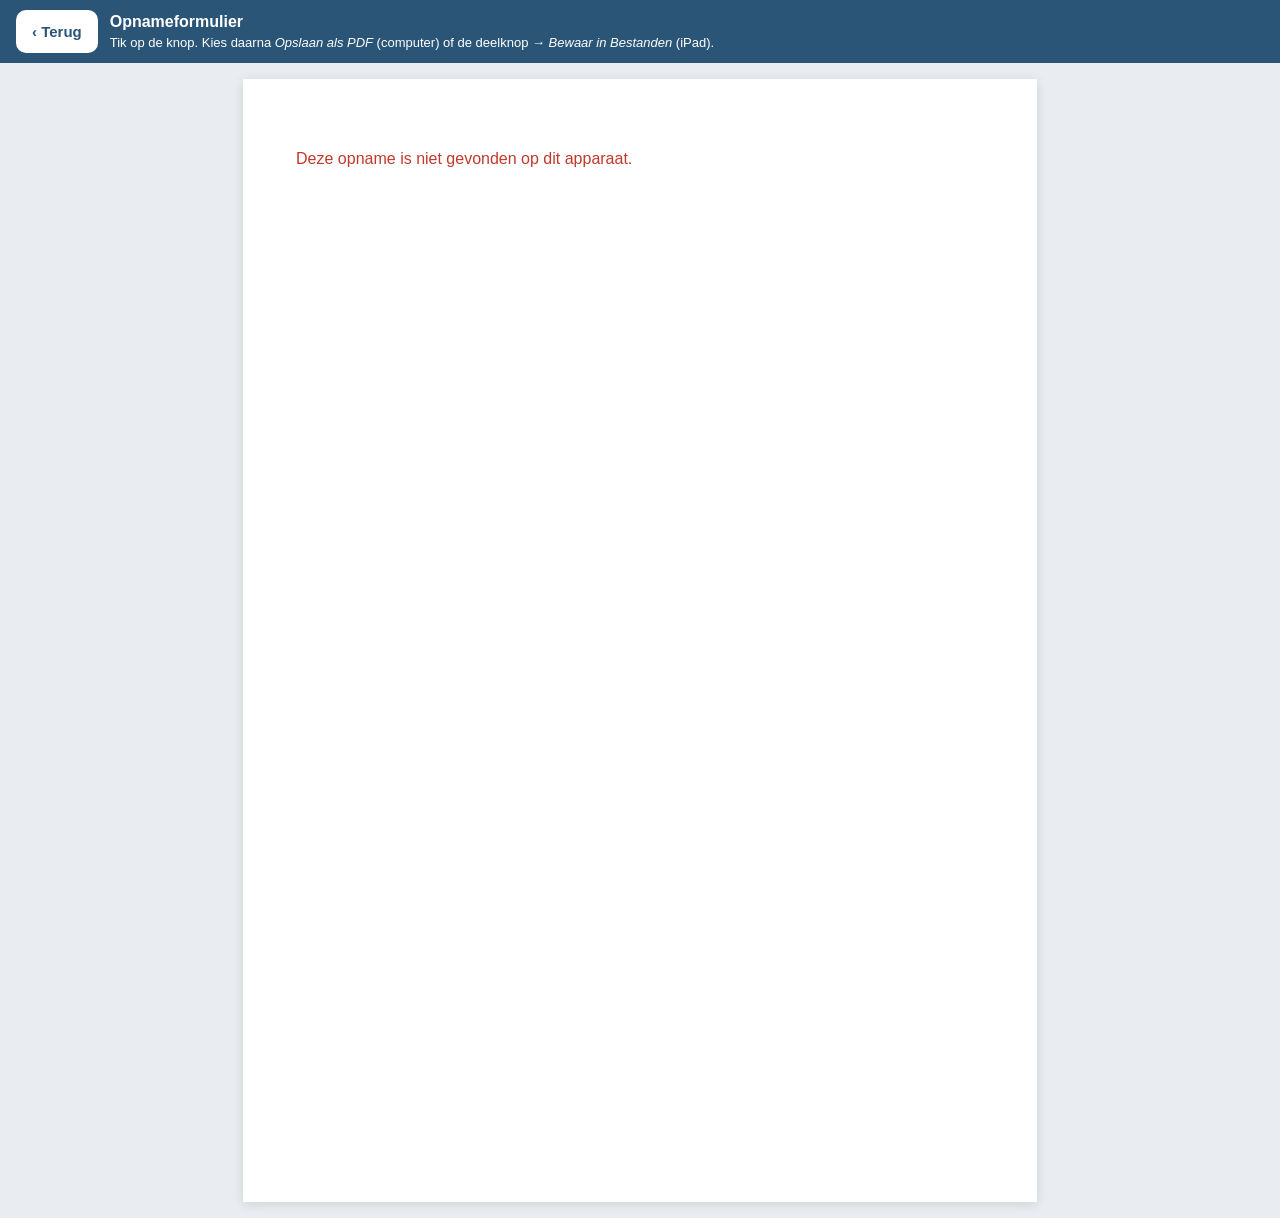
<file: opname-pdf.html>
<!DOCTYPE html>
<html lang="nl">
<head>
  <meta charset="utf-8">
  <meta name="viewport" content="width=device-width, initial-scale=1">
  <title>Opnameformulier – Glasmeesters Planner</title>
  <meta name="theme-color" content="#2A5577">
  <link rel="manifest" href="manifest.webmanifest">
  <link rel="icon" href="img/icoon.svg" type="image/svg+xml">
  <link rel="apple-touch-icon" href="img/icoon-180.png">
  <link rel="stylesheet" href="css/pdf.css">
</head>
<body>
  <!-- Balk bovenaan: komt niet op de PDF -->
  <div class="pdf-balk">
    <button type="button" class="knop tweede" id="terug">‹ Terug</button>
    <div class="pdf-balk-tekst">
      <strong>Opnameformulier</strong>
      <span id="tip">Tik op de knop. Kies daarna <em>Opslaan als PDF</em> (computer) of de deelknop → <em>Bewaar in Bestanden</em> (iPad).</span>
    </div>
    <button type="button" class="knop" id="afdrukken">📄 PDF maken / afdrukken</button>
  </div>

  <main class="blad" id="blad"><p>Bezig met laden…</p></main>

  <script src="js/opslag.js"></script>
  <script src="js/keuzelijsten.js"></script>
  <script src="js/schets.js"></script>
  <script src="js/opname-pdf.js"></script>
</body>
</html>
</file>
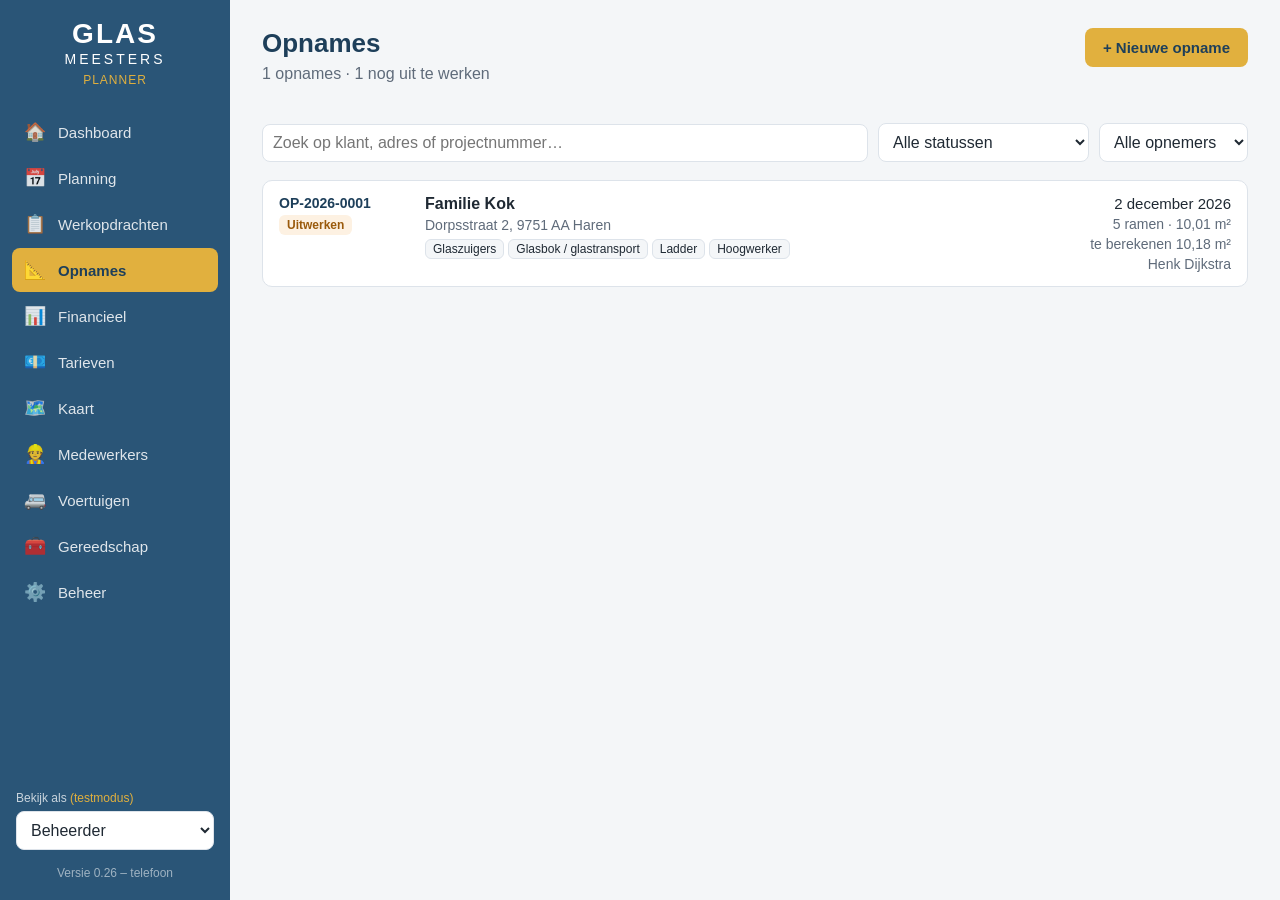
<file: opnames.html>
<!DOCTYPE html>
<html lang="nl">
<head>
  <meta charset="utf-8">
  <meta name="viewport" content="width=device-width, initial-scale=1">
  <title>Opnames – Glasmeesters Planner</title>
  <meta name="theme-color" content="#2A5577">
  <link rel="manifest" href="manifest.webmanifest">
  <link rel="icon" href="img/icoon.svg" type="image/svg+xml">
  <link rel="apple-touch-icon" href="img/icoon-180.png">
  <link rel="stylesheet" href="css/stijl.css">
  <link rel="stylesheet" href="css/opnames.css">
</head>
<body data-pagina="opnames">

  <main class="inhoud">

    <!-- ============ LIJST MET OPNAMES ============ -->
    <section id="lijst-scherm">
      <div class="paginakop">
        <div>
          <h1>Opnames</h1>
          <p class="ondertitel" id="samenvatting">Bezig met laden…</p>
        </div>
        <button class="knop alleen-opnemer" id="nieuw">+ Nieuwe opname</button>
      </div>
      <div class="filterbalk">
        <input type="search" id="zoek" placeholder="Zoek op klant, adres of projectnummer…" aria-label="Zoeken">
        <select id="status-filter" aria-label="Status"><option value="">Alle statussen</option></select>
        <select id="opnemer-filter" aria-label="Opnemer"><option value="">Alle opnemers</option></select>
      </div>
      <div class="opdrachten" id="lijst"></div>
    </section>

    <!-- ============ ÉÉN PROJECT ============ -->
    <section id="project-scherm" hidden>
      <div class="project-kop">
        <button type="button" class="knop tweede klein" id="terug">‹ Opnames</button>
        <div class="project-titel">
          <h1 id="p-titel">Nieuwe opname</h1>
          <span class="zacht" id="p-sub"></span>
        </div>
        <div class="project-acties">
          <div class="knoppengroep klein-groep modus-wissel" role="group" aria-label="Weergave">
            <button type="button" data-modus="basis">Snel</button>
            <button type="button" data-modus="uitgebreid">Uitgebreid</button>
          </div>
          <span class="zacht" id="p-bewaard"></span>
          <button type="button" class="knop tweede" id="p-pdf" hidden>📄 PDF</button>
          <button type="button" class="knop tweede" id="p-omzetten" hidden>→ Werkopdracht</button>
          <button type="button" class="knop alleen-opnemer" id="p-opslaan">Opslaan</button>
        </div>
      </div>

      <div class="knoppengroep tabbladen" role="tablist">
        <button type="button" data-tab="project" class="actief">Project</button>
        <button type="button" data-tab="ramen">Ramen <span id="tab-ramen-aantal"></span></button>
        <button type="button" data-tab="materieel">Materieel</button>
      </div>

      <div class="melding" id="p-melding"></div>

      <!-- Tab: project -->
      <div class="tab" id="tab-project">
        <div class="kaart">
          <div class="velden-3">
            <div class="veld"><label>Projectnummer</label><input id="p-nummer" disabled placeholder="Volgt bij opslaan"></div>
            <div class="veld"><label for="p-datum">Datum opname</label><input id="p-datum" type="date"></div>
            <div class="veld"><label for="p-status">Status</label><select id="p-status"></select></div>
            <div class="veld"><label for="p-klant">Naam klant</label><input id="p-klant" placeholder="Bijv. Familie Kok"></div>
            <div class="veld"><label for="p-tel">Telefoon</label><input id="p-tel" type="tel" inputmode="tel"></div>
            <div class="veld alleen-uitgebreid"><label for="p-mail">E-mail</label><input id="p-mail" type="email"></div>
          </div>
          <div class="veld"><label for="p-adres">Adres</label><input id="p-adres" class="vol" placeholder="Straat en huisnummer, postcode, plaats"><div class="adres-links" id="p-adres-links"></div></div>
          <div class="velden-3 alleen-uitgebreid">
            <div class="veld"><label for="p-gebouw">Type gebouw</label><select id="p-gebouw"></select></div>
            <div class="veld"><label for="p-bouwjaar">Bouwjaar (indien bekend)</label><input id="p-bouwjaar" type="number" inputmode="numeric" min="1500" max="2100"></div>
          </div>
          <div class="velden-3">
            <div class="veld"><label for="p-opnemer">Opnemer</label><select id="p-opnemer"></select></div>
          </div>
          <div class="veld"><label for="p-opm">Algemene opmerkingen</label><textarea id="p-opm" rows="3" class="vol"></textarea></div>
        </div>
        <div class="kaart nb-kaart" style="margin-top:16px">
          <h2>Nij Begun <span class="zacht">(isolatiesubsidie)</span></h2>
          <div class="veld">
            <label>Doet de klant mee met Nij Begun?</label>
            <div class="knoppengroep nb-knoppen" id="p-nb" role="group" aria-label="Nij Begun">
              <button type="button" data-nb="Ja">Ja</button>
              <button type="button" data-nb="Nee">Nee</button>
              <button type="button" data-nb="">Weet ik niet</button>
            </div>
          </div>
          <div id="nb-velden" hidden>
            <div class="velden-3">
              <div class="veld"><label for="p-nb-regeling">Soort subsidie</label><select id="p-nb-regeling"></select></div>
              <div class="veld"><label for="p-nb-status">Stand van zaken</label><select id="p-nb-status"></select></div>
              <div class="veld alleen-uitgebreid"><label for="p-nb-plan">Isolatieplan aanwezig?</label>
                <select id="p-nb-plan"><option value="">Onbekend</option><option>Ja</option><option>Nee</option></select></div>
              <div class="veld alleen-uitgebreid"><label for="p-nb-dossier">Dossiernummer SNN</label><input id="p-nb-dossier"></div>
            </div>
            <h3 class="sectie">Maatregelen voor de offerte en factuur</h3>
            <div id="nb-maatregelen"></div>
          </div>
        </div>
        <div class="kaart" style="margin-top:16px">
          <h2>Foto's van het gebouw</h2>
          <p class="uitleg">Per gevel een of meer foto's, zodat iedereen weet hoe het pand eruitziet en hoe het bereikbaar is.</p>
          <div class="gevelfotos" id="gevelfotos"></div>
          <input type="file" id="gevel-bestand" accept="image/*" multiple hidden>
        </div>
      </div>

      <!-- Tab: ramen -->
      <div class="tab" id="tab-ramen" hidden>
        <div class="ramen-balk">
          <div class="zacht" id="ramen-totaal"></div>
          <div class="knoppengroep klein-groep" role="group" aria-label="Indeling">
            <button type="button" data-indeling="nummer" class="actief">Op nummer</button>
            <button type="button" data-indeling="gevel">Per gevel</button>
          </div>
          <button type="button" class="knop alleen-opnemer" id="raam-nieuw">+ Raam toevoegen</button>
        </div>
        <div id="ramen"></div>
      </div>

      <!-- Tab: materieel -->
      <div class="tab" id="tab-materieel" hidden>
        <div class="kaart">
          <h2>Benodigd materieel</h2>
          <p class="uitleg">Wat er bij de ramen is aangevinkt, telt automatisch mee. Vink hier aan wat voor het hele project nodig is
            en geef een toelichting (bijv. "kraan 30 meter, vergunning gemeente nodig").</p>
          <div id="materieel"></div>
        </div>
        <div class="kaart" style="margin-top:16px">
          <h2>Ventilatieroosters</h2>
          <div id="roosters-overzicht"></div>
        </div>
        <div class="kaart" style="margin-top:16px">
          <h2>Uitvoering</h2>
          <div class="velden-3">
            <div class="veld"><label for="p-personen">Aantal personen nodig</label><input id="p-personen" type="number" inputmode="numeric" min="1"></div>
            <div class="veld"><label for="p-duur">Geschatte duur (uren)</label><input id="p-duur" type="number" inputmode="decimal" min="0" step="0.5"></div>
          </div>
          <div class="veld"><label for="p-bereik">Bereikbaarheid en parkeren</label><textarea id="p-bereik" rows="2" class="vol" placeholder="Bijv. smalle straat, bus kan niet voor de deur, achterom via steeg"></textarea></div>
        </div>
      </div>
    </section>
  </main>

  <!-- ============ RAAMFORMULIER ============ -->
  <dialog id="raam" class="venster breed-venster">
    <form id="raam-form" method="dialog">
      <div class="venster-kop">
        <h2 id="r-titel">Raam</h2>
        <div class="knoppengroep klein-groep modus-wissel" role="group" aria-label="Weergave">
          <button type="button" data-modus="basis">Snel</button>
          <button type="button" data-modus="uitgebreid">Uitgebreid</button>
        </div>
        <button type="button" class="sluit" data-raam-sluit aria-label="Sluiten">✕</button>
      </div>
      <div class="venster-inhoud">

        <h3 class="sectie">Plaats</h3>
        <div class="velden-3">
          <div class="veld"><label for="r-nummer">Raamnummer</label><input id="r-nummer" inputmode="numeric"></div>
          <div class="veld"><label for="r-ruimte">Ruimte</label><input id="r-ruimte" placeholder="Bijv. woonkamer"></div>
          <div class="veld"><label for="r-aantal">Aantal ruiten</label><input id="r-aantal" type="number" inputmode="numeric" min="1"></div>
        </div>
        <div class="veld"><label>Gevel</label><div class="keuzeknoppen" data-veld="gevel" id="r-gevel"></div></div>
        <div class="veld"><label>Verdieping</label><div class="keuzeknoppen" data-veld="verdieping" id="r-verdieping"></div></div>

        <h3 class="sectie">Maten</h3>
        <div class="velden-3">
          <div class="veld"><label for="r-breedte">Breedte (mm)</label><input id="r-breedte" type="number" inputmode="numeric" min="0" class="groot-getal"></div>
          <div class="veld"><label for="r-hoogte">Hoogte (mm)</label><input id="r-hoogte" type="number" inputmode="numeric" min="0" class="groot-getal"></div>
          <div class="veld"><label>Oppervlakte</label><div class="opp" id="r-opp">–</div></div>
          <div class="veld alleen-uitgebreid"><label for="r-dikte">Glasdikte (mm)</label><input id="r-dikte" type="number" inputmode="decimal" min="0" step="0.1"></div>
          <div class="veld alleen-uitgebreid"><label for="r-spouw">Spouwbreedte (mm)</label><input id="r-spouw" type="number" inputmode="decimal" min="0" step="0.1"></div>
        </div>
        <div class="veld alleen-uitgebreid"><label>Vorm</label><div class="keuzeknoppen" data-veld="vorm" id="r-vorm"></div></div>
        <div class="veld alleen-uitgebreid" id="r-vorm-toel-veld"><label for="r-vorm-toel">Toelichting afwijkende vorm</label><input id="r-vorm-toel" class="vol"></div>

        <h3 class="sectie">Glas</h3>
        <div class="velden-3">
          <div class="veld"><label for="r-glas-nieuw">Nieuw glas</label><select id="r-glas-nieuw"></select></div>
          <div class="veld alleen-uitgebreid"><label for="r-glas-huidig">Huidig glas</label><select id="r-glas-huidig"></select></div>
          <div class="veld alleen-uitgebreid"><label for="r-kozijn">Kozijnsoort</label><select id="r-kozijn"></select></div>
          <div class="veld alleen-uitgebreid"><label for="r-beglazing">Binnen- of buitenbeglazing</label><select id="r-beglazing"></select></div>
          <div class="veld alleen-uitgebreid"><label for="r-kit">Aanwezige kitsoort</label><select id="r-kit"></select></div>
        </div>
        <div class="veld"><label>Glaslatten vervangen?</label><div class="keuzeknoppen" data-veld="glaslatten_vervangen" id="r-vervangen"></div></div>
        <div class="velden-3 alleen-uitgebreid">
          <div class="veld"><label for="r-glaslat">Soort glaslatten</label><select id="r-glaslat"></select></div>
          <div class="veld"><label for="r-profiel">Glaslatprofiel</label><input id="r-profiel" placeholder="Bijv. vlak, schuin, profiel 12"></div>
          <div class="veld"><label for="r-latmaat">Afmetingen glaslatten</label><input id="r-latmaat" placeholder="Bijv. 18 × 22 mm"></div>
          <div class="veld"><label for="r-afst">Afstandhouder</label><select id="r-afst"></select></div>
          <div class="veld"><label for="r-afst-kleur">Kleur afstandhouder</label><select id="r-afst-kleur"></select></div>
        </div>

        <h3 class="sectie">Ventilatierooster</h3>
        <div class="veld"><div class="keuzeknoppen" data-veld="rooster_soort" id="r-rooster"></div></div>
        <div class="velden-3" id="r-rooster-velden">
          <div class="veld"><label for="r-rooster-lengte">Lengte rooster (mm)</label><input id="r-rooster-lengte" type="number" inputmode="numeric" min="0"></div>
          <div class="veld alleen-uitgebreid"><label for="r-rooster-aantal">Aantal</label><input id="r-rooster-aantal" type="number" inputmode="numeric" min="1"></div>
          <div class="veld alleen-uitgebreid"><label for="r-rooster-kleur">Kleur</label><select id="r-rooster-kleur"></select></div>
          <div class="veld alleen-uitgebreid"><label for="r-rooster-plaatsing">Plaatsing</label><select id="r-rooster-plaatsing"></select></div>
        </div>

        <h3 class="sectie">Materieel en opmerkingen</h3>
        <div class="veld"><label>Benodigd materieel voor dit raam</label><div class="werkvakjes" id="r-materieel"></div></div>
        <div class="veld alleen-uitgebreid"><label for="r-schade">Schade of bijzonderheden</label><textarea id="r-schade" rows="2" class="vol"></textarea></div>
        <div class="veld alleen-uitgebreid"><label for="r-bereik">Bereikbaarheid van dit raam</label><input id="r-bereik" class="vol" placeholder="Bijv. alleen van buitenaf, boven de serre"></div>
        <div class="veld"><label for="r-opm">Opmerkingen</label><textarea id="r-opm" rows="2" class="vol"></textarea></div>

        <h3 class="sectie">Schets en foto's</h3>
        <div class="schets-en-fotos">
          <div class="schets-blok">
            <button type="button" class="schets-mini" id="r-schets-mini" aria-label="Schets bekijken of bewerken"></button>
            <button type="button" class="knop tweede klein alleen-opnemer" id="r-schets-knop">✏️ Schets bewerken</button>
          </div>
          <div class="foto-blok-raam">
            <div class="bestanden" id="r-fotos"></div>
            <label class="knop tweede klein alleen-opnemer" for="r-foto-bestand">📷 Foto maken of kiezen</label>
            <input type="file" id="r-foto-bestand" accept="image/*" multiple hidden>
            <span class="zacht" id="r-foto-bezig"></span>
          </div>
        </div>
        <div class="melding" id="r-melding"></div>
      </div>
      <div class="venster-voet alleen-opnemer">
        <button type="button" class="knop gevaar" id="r-verwijder">Verwijderen</button>
        <button type="button" class="knop tweede" id="r-kopie">Kopiëren</button>
        <span class="ruimte"></span>
        <button type="button" class="knop tweede" id="r-volgend">Opslaan en volgend raam</button>
        <button type="submit" class="knop">Opslaan</button>
      </div>
    </form>
  </dialog>

  <!-- ============ SCHETS ============ -->
  <dialog id="schets-venster" class="venster schets-venster">
    <div class="venster-kop">
      <h2 id="s-titel">Schets</h2>
      <button type="button" class="sluit" data-schets-sluit aria-label="Sluiten">✕</button>
    </div>
    <div class="venster-inhoud">
      <div class="schets-balk">
        <div class="keuzeknoppen" id="s-vorm"></div>
      </div>
      <div class="schets-balk">
        <label class="mini-invoer">Vakken naast elkaar <input type="number" id="s-kolommen" min="1" max="12" inputmode="numeric"></label>
        <label class="mini-invoer">Vakken boven elkaar <input type="number" id="s-rijen" min="1" max="12" inputmode="numeric"></label>
        <span class="ruimte"></span>
        <div class="knoppengroep klein-groep" id="s-gereedschap">
          <button type="button" data-hulp="kijk" class="actief">✋ Kijken</button>
          <button type="button" data-hulp="maat">📏 Maatlijn</button>
          <button type="button" data-hulp="tekst">🔤 Tekst</button>
          <button type="button" data-hulp="pen">✏️ Pen</button>
        </div>
        <button type="button" class="knop tweede klein" id="s-terug">↶ Ongedaan</button>
        <button type="button" class="knop gevaar klein" id="s-wis">Wis eigen tekening</button>
      </div>
      <p class="zacht" id="s-uitleg">De vorm en de maten komen uit het raamformulier. Kies een hulpmiddel om iets toe te voegen.</p>
      <div class="schets-doek" id="s-doek"></div>
    </div>
    <div class="venster-voet">
      <span class="ruimte"></span>
      <button type="button" class="knop tweede" data-schets-sluit>Annuleren</button>
      <button type="button" class="knop alleen-opnemer" id="s-opslaan">Schets gebruiken</button>
    </div>
  </dialog>

  <!-- Foto groot bekijken -->
  <dialog id="kijker" class="kijker">
    <button type="button" class="sluit kijker-sluit" aria-label="Sluiten">✕</button>
    <img id="kijker-img" alt="">
    <div class="kijker-naam" id="kijker-naam"></div>
  </dialog>

  <div class="toast" id="toast" role="status" aria-live="polite"></div>

  <script src="js/layout.js"></script>
  <script src="js/opslag.js"></script>
  <script src="js/keuzelijsten.js"></script>
  <script src="js/voorbeeld.js"></script>
  <script src="js/schets.js"></script>
  <script src="js/omzetten.js"></script>
  <script src="js/opnames.js"></script>
</body>
</html>
</file>
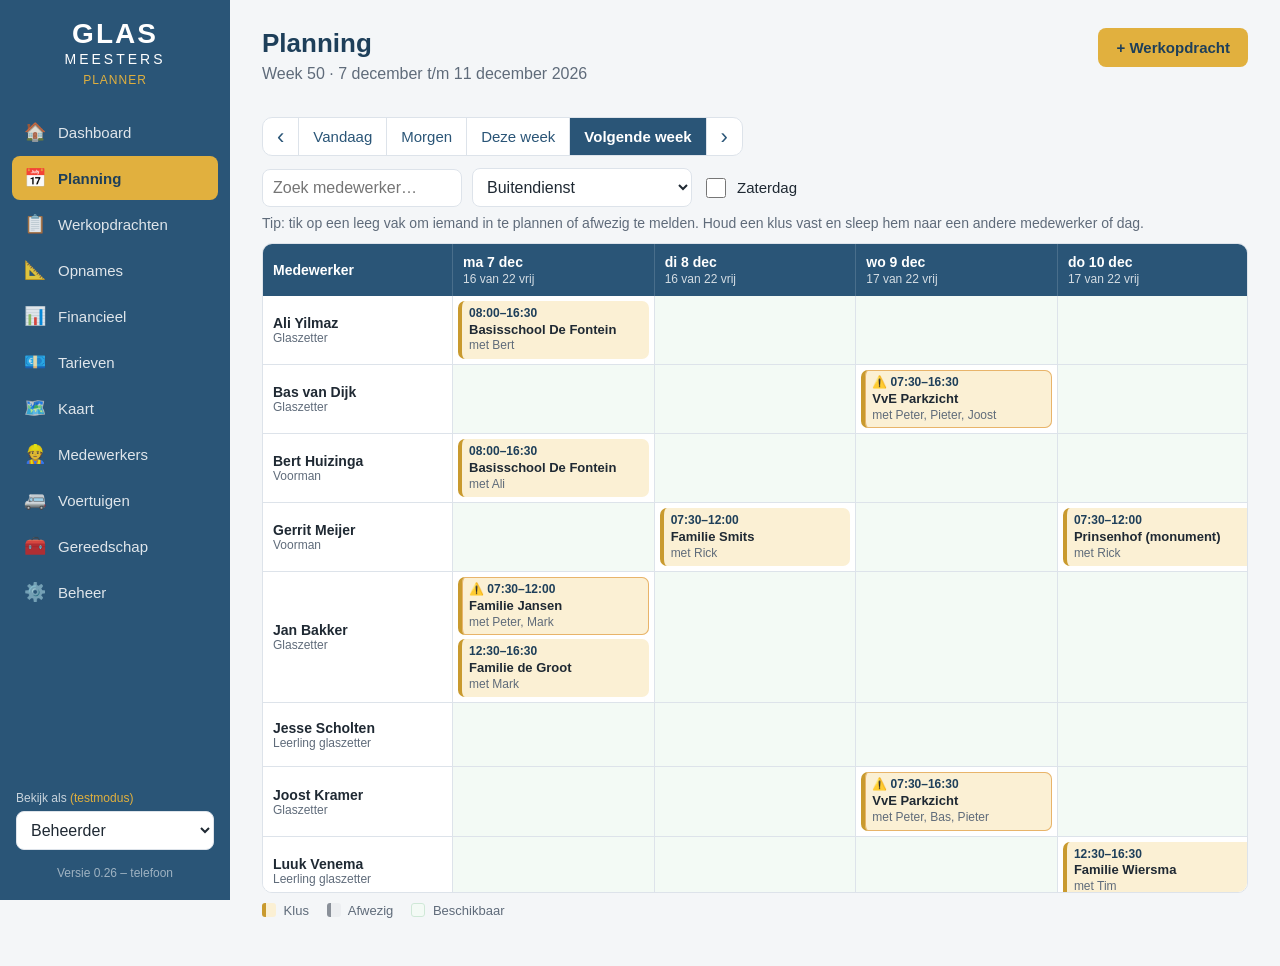
<file: planning.html>
<!DOCTYPE html>
<html lang="nl">
<head>
  <meta charset="utf-8">
  <meta name="viewport" content="width=device-width, initial-scale=1">
  <title>Planning – Glasmeesters Planner</title>
  <meta name="theme-color" content="#2A5577">
  <link rel="manifest" href="manifest.webmanifest">
  <link rel="icon" href="img/icoon.svg" type="image/svg+xml">
  <link rel="apple-touch-icon" href="img/icoon-180.png">
  <link rel="stylesheet" href="css/stijl.css">
  <link rel="stylesheet" href="css/planning.css">
</head>
<body data-pagina="planning">

  <main class="inhoud breed">
    <div class="paginakop">
      <div>
        <h1 id="titel">Planning</h1>
        <p class="ondertitel" id="periode">Bezig met laden…</p>
      </div>
      <button class="knop alleen-planner" id="nieuwe-klus">+ Werkopdracht</button>
    </div>

    <!-- Wie ben ik? (alleen in testmodus voor de rol Medewerker) -->
    <div class="melding info zichtbaar" id="ik-ben-blok" hidden>
      Je bekijkt de planning van
      <select id="ik-ben" aria-label="Medewerker"></select>
      <span class="zacht">(testmodus: straks ziet iedere medewerker na het inloggen alleen zijn eigen planning)</span>
    </div>

    <div class="weergavebalk">
      <div class="knoppengroep" role="group" aria-label="Periode">
        <button class="pijl" id="vorige" aria-label="Vorige">‹</button>
        <button data-weergave="vandaag">Vandaag</button>
        <button data-weergave="morgen">Morgen</button>
        <button data-weergave="week">Deze week</button>
        <button data-weergave="volgende">Volgende week</button>
        <button class="pijl" id="volgende" aria-label="Volgende">›</button>
      </div>
      <div class="filters" id="filters">
        <input type="search" id="zoek" placeholder="Zoek medewerker…" aria-label="Zoek medewerker">
        <select id="groep" aria-label="Groep">
          <option value="buitendienst">Buitendienst</option>
          <option value="opname">Opnemers</option>
          <option value="planbaar">Buitendienst + opnemers</option>
          <option value="">Iedereen</option>
        </select>
        <label class="vinkje"><input type="checkbox" id="zaterdag"> Zaterdag</label>
      </div>
    </div>

    <p class="tip alleen-planner">Tip: tik op een leeg vak om iemand in te plannen of afwezig te melden.
      Houd een klus vast en sleep hem naar een andere medewerker of dag.</p>

    <div class="rooster-houder">
      <div class="rooster" id="rooster"></div>
    </div>

    <div class="legenda">
      <span><span class="blokje klus"></span> Klus</span>
      <span><span class="blokje afwezig"></span> Afwezig</span>
      <span><span class="blokje vrij"></span> Beschikbaar</span>
    </div>
  </main>

  <!-- Melding onderin (bijv. na verslepen) -->
  <div class="toast" id="toast" role="status" aria-live="polite"></div>

  <!-- Keuze bij een leeg vak -->
  <dialog id="keuze" class="venster klein-venster">
    <div class="venster-kop">
      <h2 id="keuze-titel">Inplannen</h2>
      <button type="button" class="sluit" data-sluit aria-label="Sluiten">✕</button>
    </div>
    <div class="venster-inhoud keuze-knoppen">
      <button class="knop" id="keuze-klus">Klus inplannen</button>
      <button class="knop tweede" id="keuze-afwezig">Afwezig melden</button>
    </div>
  </dialog>

  <!-- Afwezigheid -->
  <dialog id="afwezig" class="venster klein-venster">
    <form id="afwezig-form" method="dialog">
      <div class="venster-kop">
        <h2 id="afwezig-titel">Afwezig melden</h2>
        <button type="button" class="sluit" data-sluit aria-label="Sluiten">✕</button>
      </div>
      <div class="venster-inhoud">
        <div class="veld"><label for="a-medewerker">Medewerker</label><select id="a-medewerker" style="width:100%"></select></div>
        <div class="veld"><label for="a-soort">Soort</label>
          <select id="a-soort" style="width:100%">
            <option>Vakantie</option><option>Ziek</option><option>Verlof</option><option>Cursus</option><option>Overig</option>
          </select>
        </div>
        <div class="velden-2">
          <div class="veld"><label for="a-van">Van</label><input type="date" id="a-van" required></div>
          <div class="veld"><label for="a-tot">Tot en met</label><input type="date" id="a-tot" required></div>
        </div>
        <div class="veld"><label for="a-opm">Opmerking</label><input id="a-opm" style="width:100%"></div>
        <div class="melding" id="a-melding"></div>
      </div>
      <div class="venster-voet alleen-planner">
        <button type="button" class="knop gevaar" id="a-verwijder">Verwijderen</button>
        <span class="ruimte"></span>
        <button type="button" class="knop tweede" data-sluit>Annuleren</button>
        <button type="submit" class="knop">Opslaan</button>
      </div>
    </form>
  </dialog>

  <script src="js/layout.js"></script>
  <script src="js/opslag.js"></script>
  <script src="js/keuzelijsten.js"></script>
  <script src="js/voorbeeld.js"></script>
  <script src="js/whatsapp.js"></script>
  <script src="js/zones.js"></script>
  <script src="js/werkopdracht.js"></script>
  <script src="js/calculatie.js"></script>
  <script src="js/planning.js"></script>
</body>
</html>
</file>
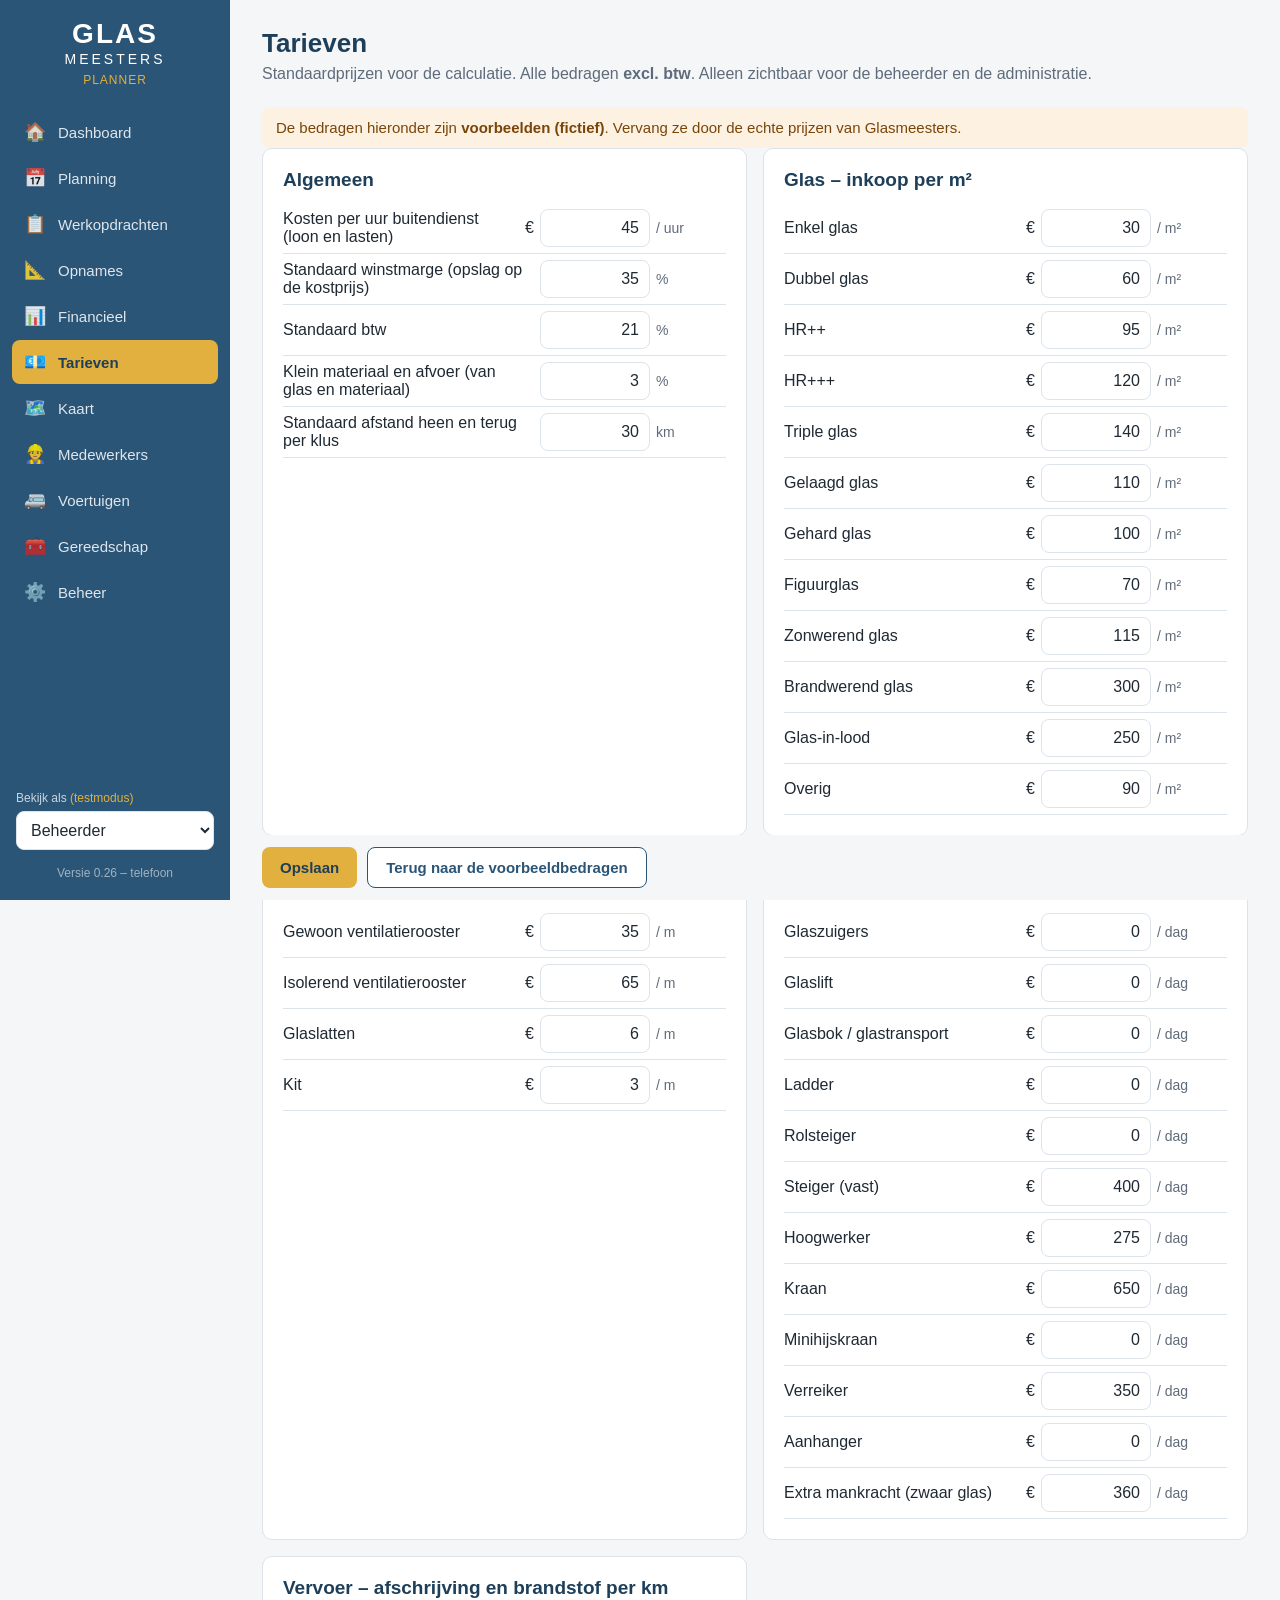
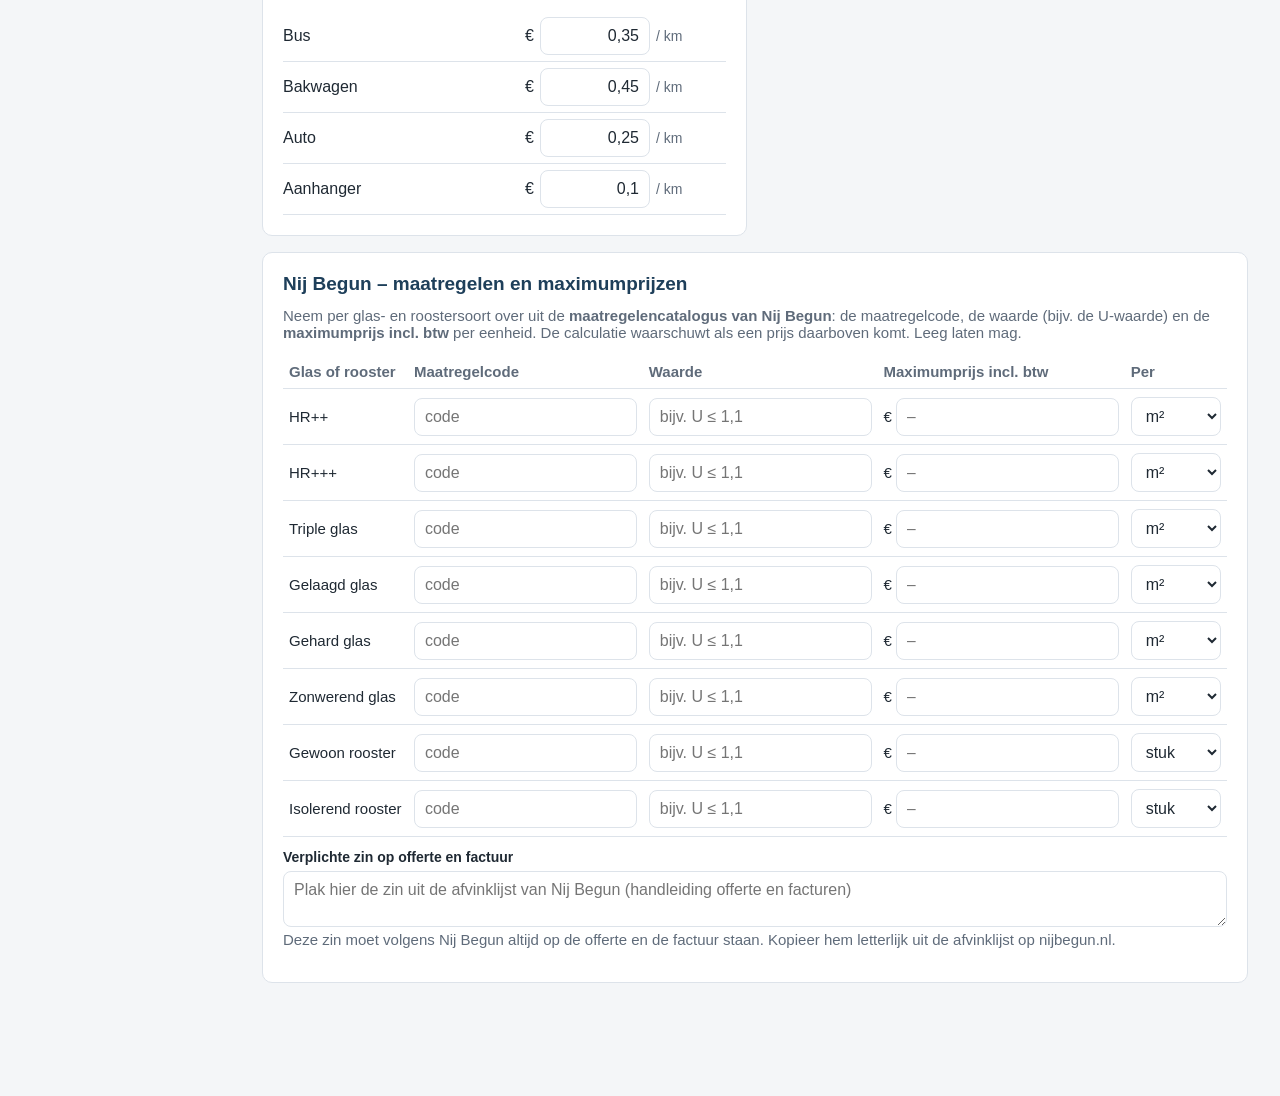
<file: tarieven.html>
<!DOCTYPE html>
<html lang="nl">
<head>
  <meta charset="utf-8">
  <meta name="viewport" content="width=device-width, initial-scale=1">
  <title>Tarieven – Glasmeesters Planner</title>
  <meta name="theme-color" content="#2A5577">
  <link rel="manifest" href="manifest.webmanifest">
  <link rel="icon" href="img/icoon.svg" type="image/svg+xml">
  <link rel="apple-touch-icon" href="img/icoon-180.png">
  <link rel="stylesheet" href="css/stijl.css">
  <link rel="stylesheet" href="css/financieel.css">
  <style>
    .tarief-rij { display: flex; align-items: center; justify-content: space-between; gap: 12px; padding: 6px 0; border-bottom: 1px solid var(--lijn); }
    .tarief-rij label { flex: 1; font-weight: 500; }
    .tarief-rij .invoer { display: flex; align-items: center; gap: 6px; white-space: nowrap; }
    .tarief-rij input { width: 110px; text-align: right; }
    .tarief-rij .eenheid { color: var(--tekst-zacht); min-width: 70px; font-size: 14px; }
    .tarief-rij.anders input { border-color: var(--goud-donker); background: #FFFBEF; }
    .nb-prijs-tabel input, .nb-prijs-tabel select { width: 100%; min-width: 90px; }
    .nb-prijs-tabel .invoer { display: flex; align-items: center; gap: 4px; }
    .tarieven-knoppen { position: sticky; bottom: 0; background: var(--achtergrond); padding: 12px 0; display: flex; gap: 10px; flex-wrap: wrap; z-index: 2; }
  </style>
</head>
<body data-pagina="tarieven">

  <main class="inhoud">
    <h1>Tarieven</h1>
    <p class="ondertitel">Standaardprijzen voor de calculatie. Alle bedragen <strong>excl. btw</strong>. Alleen zichtbaar voor de beheerder en de administratie.</p>
    <div class="melding zichtbaar waarschuwing" id="fictief">De bedragen hieronder zijn <strong>voorbeelden (fictief)</strong>. Vervang ze door de echte prijzen van Glasmeesters.</div>

    <div class="kaarten" id="tarieven"></div>

    <section class="kaart nb-tarieven" style="margin-top:16px">
      <h2>Nij Begun – maatregelen en maximumprijzen</h2>
      <p class="uitleg">Neem per glas- en roostersoort over uit de <strong>maatregelencatalogus van Nij Begun</strong>: de maatregelcode,
        de waarde (bijv. de U-waarde) en de <strong>maximumprijs incl. btw</strong> per eenheid. De calculatie waarschuwt als een prijs
        daarboven komt. Leeg laten mag.</p>
      <div class="fin-tabel-houder"><table class="tabel nb-prijs-tabel">
        <thead><tr><th>Glas of rooster</th><th>Maatregelcode</th><th>Waarde</th><th>Maximumprijs incl. btw</th><th>Per</th></tr></thead>
        <tbody id="nb-codes"></tbody>
      </table></div>
      <div class="veld" style="margin-top:12px">
        <label for="nb-zin">Verplichte zin op offerte en factuur</label>
        <textarea id="nb-zin" rows="2" class="vol" placeholder="Plak hier de zin uit de afvinklijst van Nij Begun (handleiding offerte en facturen)"></textarea>
        <p class="uitleg">Deze zin moet volgens Nij Begun altijd op de offerte en de factuur staan. Kopieer hem letterlijk uit de afvinklijst op nijbegun.nl.</p>
      </div>
    </section>

    <div class="tarieven-knoppen">
      <button class="knop" id="opslaan">Opslaan</button>
      <button class="knop tweede" id="standaard">Terug naar de voorbeeldbedragen</button>
    </div>
    <div class="melding" id="melding"></div>
  </main>

  <div class="toast" id="toast" role="status" aria-live="polite"></div>

  <script src="js/layout.js"></script>
  <script src="js/opslag.js"></script>
  <script src="js/keuzelijsten.js"></script>
  <script>
  if (!document.body.classList.contains("geen-toegang")) (async function () {
    function esc(t) { return String(t == null ? "" : t).replace(/[&<>"']/g, function (c) { return { "&": "&amp;", "<": "&lt;", ">": "&gt;", '"': "&quot;", "'": "&#39;" }[c]; }); }
    function toon(soort, tekst) { const el = document.getElementById("melding"); el.className = "melding zichtbaar " + soort; el.textContent = tekst; el.scrollIntoView({ block: "center" }); }
    function getal(x) { return x === undefined || x === null ? "" : String(x).replace(".", ","); }

    // Welke velden staan er op het blad: [groep, sleutel, label, eenheid]
    function velden() {
      const lijst = [];
      lijst.push(["Algemeen", null, null, null,
        [["uurloon", "Kosten per uur buitendienst (loon en lasten)", "€ / uur"],
         ["marge", "Standaard winstmarge (opslag op de kostprijs)", "%"],
         ["btw", "Standaard btw", "%"],
         ["klein_materiaal", "Klein materiaal en afvoer (van glas en materiaal)", "%"],
         ["km_standaard", "Standaard afstand heen en terug per klus", "km"]]]);
      lijst.push(["Glas – inkoop per m²", "glas", null, "€ / m²", GLASSOORTEN.map(function (g) { return [g, g]; })]);
      lijst.push(["Materialen", null, null, null,
        [["rooster.Gewoon rooster", "Gewoon ventilatierooster", "€ / m"],
         ["rooster.Isolerend rooster", "Isolerend ventilatierooster", "€ / m"],
         ["glaslatten", "Glaslatten", "€ / m"],
         ["kit", "Kit", "€ / m"]]]);
      lijst.push(["Huur materieel – per dag", "huur", null, "€ / dag", MATERIEEL_OPNAME.map(function (m) { return [m.code, m.naam]; })]);
      lijst.push(["Vervoer – afschrijving en brandstof per km", "km", null, "€ / km", Object.keys(VOERTUIG_SOORTEN).map(function (k) { return [k, VOERTUIG_SOORTEN[k]]; })]);
      return lijst;
    }
    function haalWaarde(t, pad) { return pad.split(".").reduce(function (o, k) { return o ? o[k] : undefined; }, t); }
    function zetWaarde(t, pad, w) { const d = pad.split("."); const laatste = d.pop(); d.reduce(function (o, k) { return o[k] = o[k] || {}; }, t)[laatste] = w; }

    function teken(t) {
      document.getElementById("tarieven").innerHTML = velden().map(function (g) {
        return '<section class="kaart"><h2>' + esc(g[0]) + '</h2>' + g[4].map(function (v) {
          const pad = g[1] ? g[1] + "." + v[0] : v[0];
          const eenheid = g[3] || v[2];
          const w = haalWaarde(t, pad), std = haalWaarde(TARIEVEN_STANDAARD, pad);
          const id = "t-" + pad.replace(/[^a-z0-9]/gi, "_");
          return '<div class="tarief-rij' + (w !== std ? " anders" : "") + '"><label for="' + id + '">' + esc(v[1]) + '</label>' +
                 '<div class="invoer">' + (eenheid.indexOf("€") === 0 ? "€" : "") +
                 '<input id="' + id + '" data-pad="' + esc(pad) + '" inputmode="decimal" value="' + esc(getal(w)) + '">' +
                 '<span class="eenheid">' + esc(eenheid.replace("€ ", "")) + '</span></div></div>';
        }).join("") + '</section>';
      }).join("");
    }

    // ----- Nij Begun -----
    const NB_GLAS = ["HR++", "HR+++", "Triple glas", "Gelaagd glas", "Gehard glas", "Zonwerend glas"];
    const NB_ROOSTER = ["Gewoon rooster", "Isolerend rooster"];
    function nbRij(soort, naam, w, standaardEenheid) {
      const eenheid = w.eenheid || standaardEenheid;
      return '<tr data-soort="' + soort + '" data-naam="' + esc(naam) + '"><td>' + esc(naam) + '</td>' +
        '<td><input class="nb-code" value="' + esc(w.code) + '" placeholder="code"></td>' +
        '<td><input class="nb-waarde" value="' + esc(w.waarde) + '" placeholder="bijv. U ≤ 1,1"></td>' +
        '<td><div class="invoer">€ <input class="nb-max" inputmode="decimal" value="' + esc(getal(w.max)) + '" placeholder="–"></div></td>' +
        '<td><select class="nb-eenheid">' + ["m²", "m", "stuk"].map(function (e) { return '<option' + (e === eenheid ? " selected" : "") + '>' + e + '</option>'; }).join("") + '</select></td></tr>';
    }
    async function tekenNb() {
      const c = await laadNijBegun();
      document.getElementById("nb-codes").innerHTML =
        NB_GLAS.map(function (g) { return nbRij("glas", g, c.glas[g] || {}, "m²"); }).join("") +
        NB_ROOSTER.map(function (r) { return nbRij("rooster", r, c.rooster[r] || {}, "stuk"); }).join("");
      document.getElementById("nb-zin").value = c.zin || "";
    }
    async function bewaarNb() {
      const data = { id: "nijbegun", glas: {}, rooster: {}, zin: document.getElementById("nb-zin").value.trim() };
      let fout = "";
      document.querySelectorAll("#nb-codes tr").forEach(function (rij) {
        const code = rij.querySelector(".nb-code").value.trim(), waarde = rij.querySelector(".nb-waarde").value.trim();
        const maxTekst = rij.querySelector(".nb-max").value.trim(), max = leesGetal(maxTekst);
        if (maxTekst && (max === null || max < 0)) fout = fout || rij.dataset.naam;
        if (code || waarde || max !== null) data[rij.dataset.soort][rij.dataset.naam] = { code: code, waarde: waarde, max: max === null ? "" : max, eenheid: rij.querySelector(".nb-eenheid").value };
      });
      if (fout) return "Vul een geldige maximumprijs in bij " + fout + ".";
      await Opslag.bewaar("instellingen", data);
      await laadNijBegun();
      return "";
    }
    await tekenNb();

    let t = await laadTarieven();
    teken(t);
    document.getElementById("fictief").hidden = !!(await Opslag.haal("instellingen", "tarieven"));

    document.getElementById("opslaan").addEventListener("click", async function () {
      const nieuw = JSON.parse(JSON.stringify(t));
      let fout = "";
      document.querySelectorAll("[data-pad]").forEach(function (inp) {
        const w = leesGetal(inp.value);
        if (w === null || w < 0) { fout = fout || inp.closest(".tarief-rij").querySelector("label").textContent; return; }
        zetWaarde(nieuw, inp.dataset.pad, w);
      });
      if (fout) { toon("fout", "Vul een geldig bedrag in bij: " + fout + "."); return; }
      const nbFout = await bewaarNb();
      if (nbFout) { toon("fout", nbFout); return; }
      nieuw.id = "tarieven";
      nieuw.bijgewerkt_op = new Date().toISOString();
      await Opslag.bewaar("instellingen", nieuw);
      await Opslag.bewaar("logboek", { wanneer: new Date().toISOString(), rol: huidigeRol(), actie: "Tarieven opgeslagen", details: "Tarievenblad bijgewerkt" });
      t = await laadTarieven();
      teken(t);
      document.getElementById("fictief").hidden = true;
      toon("goed", "De tarieven zijn opgeslagen. Nieuwe calculaties gebruiken deze bedragen; bestaande calculaties veranderen niet (gebruik daar \"Opnieuw berekenen\").");
    });
    document.getElementById("standaard").addEventListener("click", async function () {
      if (!confirm("Alle tarieven terugzetten naar de voorbeeldbedragen?")) return;
      await Opslag.verwijder("instellingen", "tarieven");
      t = await laadTarieven();
      teken(t);
      document.getElementById("fictief").hidden = false;
      toon("info", "De voorbeeldbedragen staan er weer.");
    });
  })();
  </script>
</body>
</html>
</file>
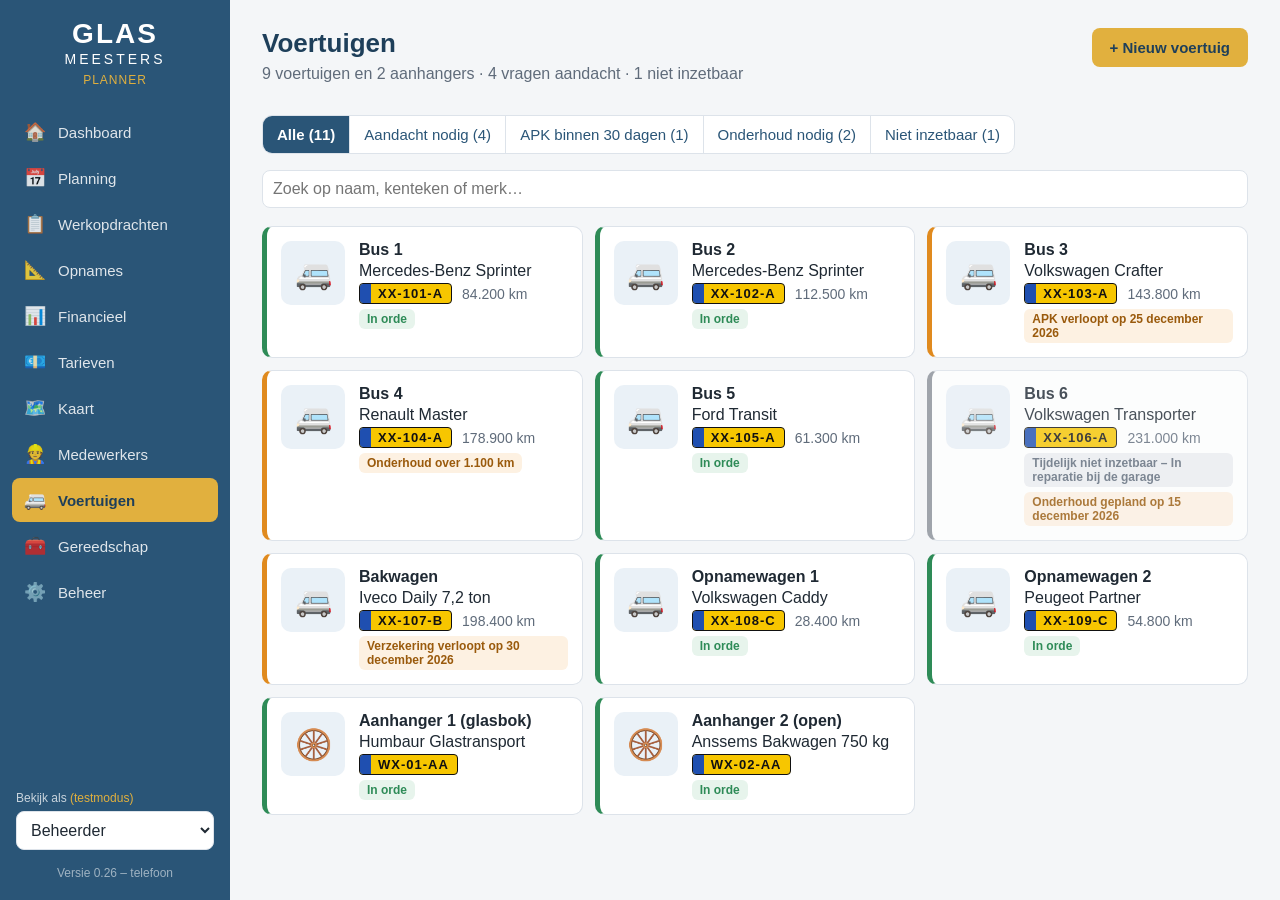
<file: voertuigen.html>
<!DOCTYPE html>
<html lang="nl">
<head>
  <meta charset="utf-8">
  <meta name="viewport" content="width=device-width, initial-scale=1">
  <title>Voertuigen – Glasmeesters Planner</title>
  <meta name="theme-color" content="#2A5577">
  <link rel="manifest" href="manifest.webmanifest">
  <link rel="icon" href="img/icoon.svg" type="image/svg+xml">
  <link rel="apple-touch-icon" href="img/icoon-180.png">
  <link rel="stylesheet" href="css/stijl.css">
</head>
<body data-pagina="voertuigen">

  <main class="inhoud">
    <div class="paginakop">
      <div>
        <h1>Voertuigen</h1>
        <p class="ondertitel" id="samenvatting">Bezig met laden…</p>
      </div>
      <button class="knop alleen-wagenpark" id="nieuw">+ Nieuw voertuig</button>
    </div>

    <div class="knoppengroep weergave-wissel" role="group" aria-label="Filter" id="filters">
      <button type="button" data-filter="alle" class="actief">Alle</button>
      <button type="button" data-filter="aandacht">Aandacht nodig</button>
      <button type="button" data-filter="apk">APK binnen 30 dagen</button>
      <button type="button" data-filter="onderhoud">Onderhoud nodig</button>
      <button type="button" data-filter="niet">Niet inzetbaar</button>
    </div>

    <div class="filterbalk">
      <input type="search" id="zoek" placeholder="Zoek op naam, kenteken of merk…" aria-label="Zoeken">
    </div>

    <div class="voertuigen" id="lijst"></div>
  </main>

  <!-- Detail -->
  <dialog id="detail" class="venster breed-venster">
    <form id="formulier" method="dialog">
      <div class="venster-kop">
        <div><h2 id="titel">Voertuig</h2><span class="zacht" id="subtitel"></span></div>
        <button type="button" class="sluit" data-sluit aria-label="Sluiten">✕</button>
      </div>
      <div class="venster-inhoud">
        <div id="meldingen"></div>

        <h3 class="sectie">Algemeen</h3>
        <div class="foto-blok">
          <div class="voertuig-foto groot" id="foto-voorbeeld">🚐</div>
          <div class="alleen-wagenpark">
            <label class="knop tweede klein" for="foto-bestand">Foto kiezen</label>
            <input type="file" id="foto-bestand" accept="image/*" hidden>
            <button type="button" class="knop tweede klein" id="foto-weg">Foto verwijderen</button>
          </div>
        </div>
        <div class="velden-2">
          <div class="veld"><label for="v-naam">Naam of nummer</label><input id="v-naam" required placeholder="Bijv. Bus 7"></div>
          <div class="veld"><label for="v-soort">Soort</label><select id="v-soort"></select></div>
          <div class="veld"><label for="v-merk">Merk</label><input id="v-merk"></div>
          <div class="veld"><label for="v-type">Type</label><input id="v-type"></div>
          <div class="veld"><label for="v-kenteken">Kenteken</label><input id="v-kenteken" style="text-transform:uppercase" placeholder="XX-123-X"></div>
          <div class="veld"><label for="v-bouwjaar">Bouwjaar</label><input id="v-bouwjaar" type="number" inputmode="numeric" min="1980" max="2100"></div>
          <div class="veld"><label for="v-brandstof">Brandstof of aandrijving</label><select id="v-brandstof"></select></div>
          <div class="veld"><label for="v-rijbewijs">Benodigd rijbewijs</label><select id="v-rijbewijs"></select></div>
          <div class="veld"><label for="v-status">Status</label><select id="v-status"></select></div>
          <div class="veld"><label for="v-verantwoordelijke">Verantwoordelijke medewerker</label><select id="v-verantwoordelijke"></select></div>
        </div>
        <div class="veld"><label for="v-bijz">Bijzonderheden</label><textarea id="v-bijz" rows="2" style="width:100%"></textarea></div>

        <h3 class="sectie">Milieuzones en zero-emissiezones</h3>
        <p class="uitleg">Deze gegevens bepalen of het voertuig een milieuzone of zero-emissiezone in mag. Ze staan op het kentekenbewijs,
          of tik op <strong>Ophalen bij de RDW</strong> (gratis open data, werkt met het kenteken hierboven).</p>
        <div class="velden-2">
          <div class="veld"><label for="v-emissie">Emissieklasse</label><select id="v-emissie"></select></div>
          <div class="veld"><label for="v-categorie">Soort volgens kenteken</label><select id="v-categorie"></select></div>
          <div class="veld"><label for="v-det">Datum eerste toelating</label><input id="v-det" type="date"></div>
          <div class="veld"><label>&nbsp;</label><button type="button" class="knop tweede" id="v-rdw">🔎 Ophalen bij de RDW</button></div>
        </div>
        <div class="melding" id="v-rdw-melding"></div>
        <div class="zone-toegang" id="v-zones"></div>

        <h3 class="sectie">Kilometerstand en onderhoud</h3>
        <div class="velden-2">
          <div class="veld"><label for="v-km">Huidige kilometerstand</label><input id="v-km" type="number" inputmode="numeric" min="0"></div>
          <div class="veld"><label for="v-interval">Onderhoud elke … km</label><input id="v-interval" type="number" inputmode="numeric" min="0" placeholder="Bijv. 30000"></div>
          <div class="veld"><label for="v-laatste-datum">Datum laatste onderhoud</label><input id="v-laatste-datum" type="date"></div>
          <div class="veld"><label for="v-laatste-km">Kilometerstand laatste onderhoud</label><input id="v-laatste-km" type="number" inputmode="numeric" min="0"></div>
          <div class="veld"><label for="v-volgende">Volgende onderhoudsbeurt (datum)</label><input id="v-volgende" type="date"></div>
        </div>

        <h3 class="sectie">APK en verzekering</h3>
        <div class="velden-2">
          <div class="veld"><label for="v-apk">APK geldig tot</label><input id="v-apk" type="date"></div>
          <div class="veld"><label for="v-verzekeraar">Verzekeraar</label><input id="v-verzekeraar"></div>
          <div class="veld"><label for="v-polis">Polisnummer</label><input id="v-polis"></div>
          <div class="veld"><label for="v-verzekering">Verzekering geldig tot</label><input id="v-verzekering" type="date"></div>
        </div>

        <h3 class="sectie">Onderhoudshistorie</h3>
        <div id="historie"></div>
        <details class="toevoegen alleen-wagenpark" id="toevoegen">
          <summary class="knop tweede klein">+ Onderhoud, APK of reparatie vastleggen</summary>
          <div class="velden-2" style="margin-top:12px">
            <div class="veld"><label for="h-datum">Datum</label><input id="h-datum" type="date"></div>
            <div class="veld"><label for="h-soort">Soort</label><select id="h-soort"></select></div>
            <div class="veld"><label for="h-km">Kilometerstand</label><input id="h-km" type="number" inputmode="numeric" min="0"></div>
            <div class="veld"><label for="h-kosten">Kosten (€)</label><input id="h-kosten" type="number" inputmode="decimal" min="0" step="0.01"></div>
            <div class="veld"><label for="h-door">Uitgevoerd door</label><input id="h-door" placeholder="Bijv. garage of naam"></div>
            <div class="veld" id="h-apk-veld" hidden><label for="h-apk">Nieuwe APK geldig tot</label><input id="h-apk" type="date"></div>
            <div class="veld" id="h-volgende-veld"><label for="h-volgende">Volgende onderhoud (datum)</label><input id="h-volgende" type="date"></div>
          </div>
          <div class="veld"><label for="h-oms">Omschrijving</label><input id="h-oms" style="width:100%"></div>
          <button type="button" class="knop klein" id="h-opslaan">Vastleggen</button>
          <p class="zacht">Bij een onderhoudsbeurt of APK worden de gegevens van het voertuig hierboven vanzelf bijgewerkt.</p>
        </details>

        <h3 class="sectie">Ingepland</h3>
        <div id="inzet"></div>

        <div class="melding" id="melding"></div>
      </div>
      <div class="venster-voet alleen-wagenpark">
        <button type="button" class="knop gevaar" id="verwijder">Verwijderen</button>
        <span class="ruimte"></span>
        <button type="button" class="knop tweede" data-sluit>Annuleren</button>
        <button type="submit" class="knop">Opslaan</button>
      </div>
    </form>
  </dialog>

  <script src="js/layout.js"></script>
  <script src="js/opslag.js"></script>
  <script src="js/keuzelijsten.js"></script>
  <script src="js/voorbeeld.js"></script>
  <script src="js/zones.js"></script>
  <script src="js/voertuigen.js"></script>
</body>
</html>
</file>
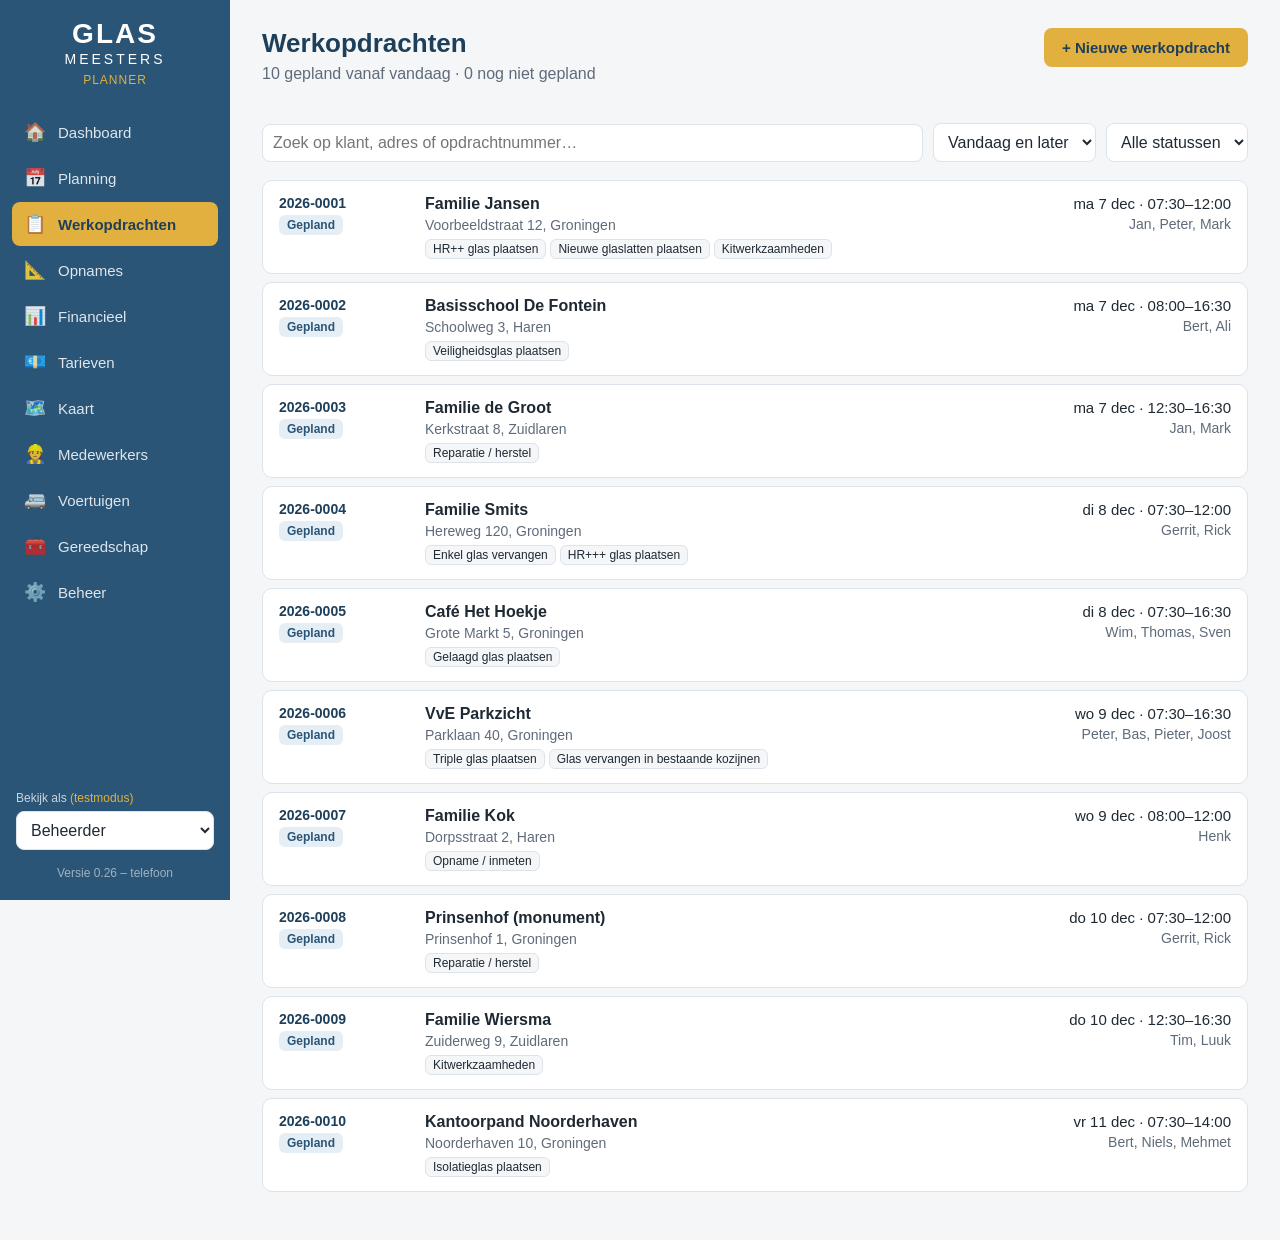
<file: werkopdrachten.html>
<!DOCTYPE html>
<html lang="nl">
<head>
  <meta charset="utf-8">
  <meta name="viewport" content="width=device-width, initial-scale=1">
  <title>Werkopdrachten – Glasmeesters Planner</title>
  <meta name="theme-color" content="#2A5577">
  <link rel="manifest" href="manifest.webmanifest">
  <link rel="icon" href="img/icoon.svg" type="image/svg+xml">
  <link rel="apple-touch-icon" href="img/icoon-180.png">
  <link rel="stylesheet" href="css/stijl.css">
</head>
<body data-pagina="werkopdrachten">

  <main class="inhoud">
    <div class="paginakop">
      <div>
        <h1 id="titel">Werkopdrachten</h1>
        <p class="ondertitel" id="samenvatting">Bezig met laden…</p>
      </div>
      <button class="knop" id="nieuw">+ Nieuwe werkopdracht</button>
    </div>

    <div class="filterbalk">
      <input type="search" id="zoek" placeholder="Zoek op klant, adres of opdrachtnummer…" aria-label="Zoeken">
      <select id="periode" aria-label="Periode">
        <option value="komend">Vandaag en later</option>
        <option value="vandaag">Vandaag</option>
        <option value="week">Deze week</option>
        <option value="ongepland">Nog niet gepland</option>
        <option value="verleden">Afgelopen</option>
        <option value="alles">Alles</option>
      </select>
      <select id="status" aria-label="Status">
        <option value="">Alle statussen</option>
      </select>
    </div>

    <div class="opdrachten" id="lijst"></div>
  </main>

  <div class="toast" id="toast" role="status" aria-live="polite"></div>

  <script src="js/layout.js"></script>
  <script src="js/opslag.js"></script>
  <script src="js/keuzelijsten.js"></script>
  <script src="js/voorbeeld.js"></script>
  <script src="js/whatsapp.js"></script>
  <script src="js/zones.js"></script>
  <script src="js/werkopdracht.js"></script>
  <script src="js/calculatie.js"></script>
  <script>
  if (!document.body.classList.contains("geen-toegang")) {

    const rol = huidigeRol();
    const magBewerken = rol === "beheerder" || rol === "planner";
    const geld = magGeldZien(rol);
    if (!magBewerken) document.getElementById("nieuw").hidden = true;

    let opdrachten = [], medewerkers = [], ikBen = null;

    function esc(t) {
      return String(t == null ? "" : t).replace(/[&<>"']/g, function (c) {
        return { "&": "&amp;", "<": "&lt;", ">": "&gt;", '"': "&quot;", "'": "&#39;" }[c];
      });
    }
    const iso = Werkopdracht.iso;
    const vandaag = iso(new Date());
    function maandagVan(d) { const x = new Date(d); const wd = x.getDay() || 7; x.setDate(x.getDate() - (wd - 1)); return x; }
    const weekStart = iso(maandagVan(new Date()));
    const weekEind = (function () { const x = maandagVan(new Date()); x.setDate(x.getDate() + 6); return iso(x); })();

    // Melding onderin
    let timer = null;
    function toast(tekst, soort, ongedaan) {
      const el = document.getElementById("toast");
      el.className = "toast zichtbaar " + (soort || "");
      el.innerHTML = "<span>" + esc(tekst) + "</span>" + (ongedaan ? '<button type="button">Ongedaan maken</button>' : "");
      if (ongedaan) el.querySelector("button").onclick = async function () { await ongedaan(); el.className = "toast"; };
      clearTimeout(timer);
      timer = setTimeout(function () { el.className = "toast"; }, 6000);
    }

    document.getElementById("status").innerHTML += STATUSSEN.map(function (s) {
      return '<option value="' + s.code + '">' + s.naam + '</option>';
    }).join("");

    function voornamen(lijst) {
      return (lijst || []).map(function (id) {
        const m = medewerkers.find(function (x) { return x.id === id; });
        return m ? m.voornaam : "?";
      }).join(", ");
    }

    function datumTekst(o) {
      if (!o.datum) return "Nog niet gepland";
      const d = new Date(o.datum + "T00:00:00");
      return d.toLocaleDateString("nl-NL", { weekday: "short", day: "numeric", month: "short" }) + " · " + o.start + "–" + o.eind;
    }

    function toon() {
      const zoek = document.getElementById("zoek").value.trim().toLowerCase();
      const periode = document.getElementById("periode").value;
      const status = document.getElementById("status").value;

      let lijst = opdrachten.slice();
      if (rol === "medewerker") lijst = lijst.filter(function (o) { return (o.medewerkers || []).indexOf(ikBen) !== -1; });
      lijst = lijst.filter(function (o) {
        if (periode === "komend") return !o.datum || o.datum >= vandaag;
        if (periode === "vandaag") return o.datum === vandaag;
        if (periode === "week") return o.datum && o.datum >= weekStart && o.datum <= weekEind;
        if (periode === "ongepland") return !o.datum;
        if (periode === "verleden") return o.datum && o.datum < vandaag;
        return true;
      });
      if (status) lijst = lijst.filter(function (o) { return (o.status || "gepland") === status; });
      if (zoek) lijst = lijst.filter(function (o) {
        return [o.klant, o.adres, o.nummer, o.werkzaamheden, (o.soort_werk || []).join(" ")].join(" ").toLowerCase().indexOf(zoek) !== -1;
      });
      lijst.sort(function (a, b) {
        if (!a.datum && b.datum) return -1;
        if (a.datum && !b.datum) return 1;
        const x = (a.datum || "") + (a.start || ""), y = (b.datum || "") + (b.start || "");
        return periode === "verleden" ? y.localeCompare(x) : x.localeCompare(y);
      });

      const el = document.getElementById("lijst");
      el.innerHTML = lijst.length ? lijst.map(function (o) {
        const st = o.status || "gepland";
        return '<button class="opdracht" data-id="' + o.id + '">' +
                 '<span class="opdracht-links">' +
                   '<span class="nummer">' + esc(o.nummer || "") + '</span>' +
                   '<span class="label st-' + statusKleur(st) + '">' + statusNaam(st) + '</span>' +
                 '</span>' +
                 '<span class="opdracht-midden">' +
                   '<strong>' + esc(o.klant) + '</strong>' +
                   (o.adres ? '<span class="zacht">' + esc(o.adres) + '</span>' : "") +
                   (((o.soort_werk || []).length || o.nij_begun || (geld && o.calculatie)) ? '<span class="tags">' + (o.nij_begun ? '<span class="tag tag-nb">Nij Begun</span>' : "") + (geld && o.calculatie && o.calculatie.totalen ? '<span class="tag tag-geld">' + euro(o.calculatie.totalen.verkoop_excl, true) + ' excl.' + (o.calculatie.totalen.winst !== null && o.calculatie.totalen.winst !== undefined ? ' · winst ' + euro(o.calculatie.totalen.winst, true) : "") + '</span>' : "") + (o.soort_werk || []).map(function (w) { return '<span class="tag">' + esc(w) + '</span>'; }).join("") + '</span>' : "") +
                 '</span>' +
                 '<span class="opdracht-rechts">' +
                   '<span class="' + (o.datum ? "" : "oranje-tekst") + '">' + esc(datumTekst(o)) + '</span>' +
                   (o.aantal_bestanden ? '<span class="zacht">📎 ' + o.aantal_bestanden + (o.aantal_bestanden === 1 ? " bestand" : " bestanden") + '</span>' : "") +
                   '<span class="zacht">' + (o.datum ? ((o.medewerkers || []).length ? esc(voornamen(o.medewerkers)) : '<span class="rood-tekst">nog niemand</span>') : "") + '</span>' +
                 '</span>' +
               '</button>';
      }).join("") : '<div class="binnenkort">Geen werkopdrachten gevonden.</div>';

      const ongepland = opdrachten.filter(function (o) { return !o.datum && o.status !== "geannuleerd"; }).length;
      const komend = opdrachten.filter(function (o) { return o.datum && o.datum >= vandaag && o.status !== "geannuleerd"; }).length;
      document.getElementById("samenvatting").textContent = rol === "medewerker"
        ? "Jouw werkopdrachten"
        : komend + " gepland vanaf vandaag · " + ongepland + " nog niet gepland";
    }

    async function laad() {
      const g = await Werkopdracht.laadGegevens();
      opdrachten = g.klussen;
      medewerkers = g.medewerkers;
      toon();
    }

    Werkopdracht.instellen({ magBewerken: magBewerken, magFotos: magBewerken || rol === "medewerker", toast: toast, naOpslaan: laad, naCalculatie: laad });

    document.getElementById("lijst").addEventListener("click", function (e) {
      const k = e.target.closest(".opdracht");
      if (k) Werkopdracht.open(opdrachten.find(function (o) { return o.id === k.dataset.id; }));
    });
    document.getElementById("nieuw").addEventListener("click", function () { Werkopdracht.open(null, { datum: "" }); });
    ["zoek", "periode", "status"].forEach(function (id) {
      document.getElementById(id).addEventListener(id === "zoek" ? "input" : "change", toon);
    });

    (async function () {
      await Voorbeeld.zorgVoorAlles();
      await Werkopdracht.zorgVoorNummers();
      if (rol === "medewerker") {
        try { ikBen = localStorage.getItem("gm-ik-ben"); } catch (e) {}
        const mw = await Opslag.alle("medewerkers");
        if (!mw.some(function (m) { return m.id === ikBen; })) {
          const jan = mw.find(function (m) { return m.voornaam === "Jan" && m.achternaam === "Bakker"; });
          ikBen = jan ? jan.id : null;
        }
        document.getElementById("titel").textContent = "Mijn werkopdrachten";
      }
      await laad();
      // Direct een opdracht openen via ?id=...
      const id = new URLSearchParams(location.search).get("id");
      if (id) {
        const o = opdrachten.find(function (x) { return x.id === id; });
        if (o) {
          const nieuw = new URLSearchParams(location.search).get("nieuw");
          Werkopdracht.open(o, nieuw ? { melding: "Werkopdracht " + o.nummer + " is gemaakt uit opname " + (o.opname_nummer || "") + ". Controleer de gegevens en kies de datum en de ploeg." } : null);
          if (nieuw) history.replaceState(null, "", "werkopdrachten.html?id=" + o.id);
        }
      }
    })();
  }
  </script>
</body>
</html>
</file>
<file: css/stijl.css>
/* =========================================================
   Glasmeesters Planner – huisstijl en opmaak
   Alle kleuren staan hieronder op één plek. Wil je een kleur
   aanpassen? Verander dan alleen de waarde achter de naam.
   ========================================================= */

:root {
  --blauw: #2A5577;          /* huisstijl: donkerblauw */
  --blauw-donker: #1E3F5A;
  --goud: #E1B03E;           /* huisstijl: goudgeel */
  --goud-donker: #C99A2E;

  --groen: #2E8B57;          /* in orde */
  --oranje: #E08A1E;         /* aandacht nodig */
  --rood: #C0392B;           /* actie vereist */
  --grijs: #8A9099;          /* niet actief */

  --tekst: #1F2933;
  --tekst-zacht: #5F6B7A;
  --lijn: #DDE3EA;
  --achtergrond: #F4F6F8;
  --wit: #FFFFFF;

  --rand: 10px;
  --menu-breedte: 230px;
  --lettertype: -apple-system, BlinkMacSystemFont, "Segoe UI", Roboto, Arial, sans-serif;
}

* { box-sizing: border-box; }

/* Iets met "hidden" is altijd onzichtbaar, ook als het een knop of melding is */
[hidden] { display: none !important; }

html, body {
  margin: 0;
  padding: 0;
  font-family: var(--lettertype);
  font-size: 16px;
  color: var(--tekst);
  background: var(--achtergrond);
}

a { color: var(--blauw); }

/* ---------- Menu (links op computer en tablet) ---------- */

.menu {
  position: fixed;
  top: 0;
  left: 0;
  bottom: 0;
  width: var(--menu-breedte);
  background: var(--blauw);
  color: var(--wit);
  display: flex;
  flex-direction: column;
  padding: 20px 12px;
  overflow-y: auto;
}

.logo {
  display: block;
  text-decoration: none;
  color: var(--wit);
  text-align: center;
  margin: 0 0 24px;
  line-height: 1;
}
.logo .logo-glas { display: block; font-size: 28px; font-weight: 700; letter-spacing: 2px; }
.logo .logo-meesters { display: block; font-size: 14px; letter-spacing: 3px; margin-top: 4px; }
.logo .logo-planner { display: block; font-size: 12px; color: var(--goud); margin-top: 8px; letter-spacing: 1px; }

.menu nav a {
  display: flex;
  align-items: center;
  gap: 12px;
  padding: 11px 12px;
  margin-bottom: 2px;
  border-radius: 8px;
  color: rgba(255, 255, 255, 0.85);
  text-decoration: none;
  font-size: 15px;
}
.menu nav a:hover { background: rgba(255, 255, 255, 0.08); color: var(--wit); }
.menu nav a.actief { background: var(--goud); color: var(--blauw-donker); font-weight: 600; }
.menu nav .icoon { width: 22px; text-align: center; font-size: 18px; }

.rolkeuze { margin-top: auto; padding: 16px 4px 0; }
.rolkeuze label { display: block; font-size: 12px; color: rgba(255, 255, 255, 0.75); margin-bottom: 6px; }
.rolkeuze label span { color: var(--goud); }
.rolkeuze select { width: 100%; }

.rolbalk { display: none; }

.menu .versie {
  font-size: 12px;
  color: rgba(255, 255, 255, 0.55);
  text-align: center;
  padding-top: 16px;
}

/* ---------- Hoofdgedeelte ---------- */

.inhoud {
  margin-left: var(--menu-breedte);
  padding: 28px 32px 48px;
  max-width: 1300px;
}

h1 { font-size: 26px; margin: 0 0 6px; color: var(--blauw-donker); }
h2 { font-size: 19px; margin: 28px 0 12px; color: var(--blauw-donker); }
.ondertitel { color: var(--tekst-zacht); margin: 0 0 24px; }

/* ---------- Tegels op het dashboard ---------- */

.tegels {
  display: grid;
  grid-template-columns: repeat(auto-fill, minmax(200px, 1fr));
  gap: 16px;
}

.tegel {
  background: var(--wit);
  border: 1px solid var(--lijn);
  border-radius: var(--rand);
  padding: 16px 18px;
}
.tegel .label { font-size: 14px; color: var(--tekst-zacht); }
.tegel .getal { font-size: 30px; font-weight: 700; margin: 6px 0 4px; }
.tegel .status { font-size: 14px; display: flex; align-items: center; gap: 8px; }

a.tegel { display: block; text-decoration: none; color: inherit; }
.tegel.klikbaar:hover { border-color: var(--blauw); }
.tegel.rand-groen { border-top: 4px solid var(--groen); }
.tegel.rand-oranje { border-top: 4px solid var(--oranje); }
.tegel.rand-rood { border-top: 4px solid var(--rood); }
.tegel.rand-grijs { border-top: 4px solid var(--lijn); }
.tegel.rand-grijs .getal { color: var(--grijs); }

.dashboard-kolommen { display: grid; grid-template-columns: 1fr 1fr; gap: 20px; }
.lijst-kaart { padding: 6px 0; }
.actieregel, .dagregel {
  display: flex; gap: 12px; align-items: flex-start;
  padding: 11px 18px; border-bottom: 1px solid var(--lijn);
  color: inherit; text-decoration: none; font-size: 15px;
}
.actieregel:last-child, .dagregel:last-child { border-bottom: none; }
.actieregel:hover, .dagregel:hover { background: var(--achtergrond); }
.actieregel .stip { margin-top: 6px; }
.dagregel .tijd { font-weight: 700; color: var(--blauw-donker); min-width: 96px; font-size: 14px; padding-top: 1px; }
.dagregel .wat { display: flex; flex-direction: column; gap: 2px; }
.meer-knop { display: block; width: 100%; padding: 12px; border: none; background: none; color: var(--blauw); font: inherit; font-weight: 600; cursor: pointer; border-top: 1px solid var(--lijn); }
.meer-knop:hover { background: var(--achtergrond); }
.leeg-tekst { display: flex; gap: 10px; align-items: center; padding: 12px 18px; margin: 0; color: var(--tekst-zacht); }
.rood-tekst { color: var(--rood); font-weight: 600; }

.stip { width: 10px; height: 10px; border-radius: 50%; display: inline-block; flex-shrink: 0; }
.stip.groen { background: var(--groen); }
.stip.oranje { background: var(--oranje); }
.stip.rood { background: var(--rood); }
.stip.grijs { background: var(--grijs); }

/* ---------- Kaarten en meldingen ---------- */

.kaart {
  background: var(--wit);
  border: 1px solid var(--lijn);
  border-radius: var(--rand);
  padding: 20px;
}

.binnenkort {
  background: var(--wit);
  border: 2px dashed var(--lijn);
  border-radius: var(--rand);
  padding: 32px;
  text-align: center;
  color: var(--tekst-zacht);
}
.binnenkort strong { color: var(--blauw); }

/* ---------- Knoppen ---------- */

.knop {
  display: inline-block;
  background: var(--goud);
  color: var(--blauw-donker);
  border: none;
  border-radius: 8px;
  padding: 11px 18px;
  font-size: 15px;
  font-weight: 600;
  cursor: pointer;
  text-decoration: none;
}
.knop:hover { background: var(--goud-donker); }
.knop.tweede { background: var(--wit); color: var(--blauw); border: 1px solid var(--blauw); }

/* ---------- Formulieren ---------- */

select, input, textarea {
  font: inherit;
  font-size: 16px; /* voorkomt inzoomen op iPhone/iPad */
  padding: 9px 10px;
  border: 1px solid var(--lijn);
  border-radius: 8px;
  background: var(--wit);
  color: var(--tekst);
}
input:focus, select:focus, textarea:focus { outline: 2px solid var(--goud); border-color: var(--goud); }

.veld { margin-bottom: 14px; }
.veld label { display: block; font-size: 14px; font-weight: 600; margin-bottom: 6px; }
.rij { display: flex; flex-wrap: wrap; gap: 12px; align-items: center; }
.knoppen { display: flex; flex-wrap: wrap; gap: 10px; margin-top: 16px; }

.knop.gevaar { background: var(--wit); color: var(--rood); border: 1px solid var(--rood); }
.knop.gevaar:hover { background: #FBEDEB; }

.melding {
  border-radius: 8px;
  padding: 12px 14px;
  margin: 14px 0 0;
  font-size: 15px;
  display: none;
}
.melding.zichtbaar { display: block; }
.melding.goed { background: #E7F4EC; color: #1D5E3A; }
.melding.fout { background: #FBEDEB; color: #8E2A20; }
.melding.info { background: #EAF1F7; color: var(--blauw-donker); }
.melding.waarschuwing { background: #FDF1E2; color: #7A4508; }

.kaarten { display: grid; grid-template-columns: repeat(auto-fit, minmax(320px, 1fr)); gap: 16px; }
.kaart h2 { margin-top: 0; }
.uitleg { color: var(--tekst-zacht); font-size: 15px; margin: 0 0 14px; }

.tabel { width: 100%; border-collapse: collapse; font-size: 15px; }
.tabel td, .tabel th { text-align: left; padding: 8px 6px; border-bottom: 1px solid var(--lijn); }
.tabel th { color: var(--tekst-zacht); font-weight: 600; }

/* ---------- Paginakop en filters ---------- */

.paginakop { display: flex; justify-content: space-between; align-items: flex-start; gap: 16px; flex-wrap: wrap; }
.filterbalk { display: flex; flex-wrap: wrap; gap: 10px; align-items: center; margin: 16px 0 18px; }
.filterbalk input[type=search] { flex: 1 1 260px; }
.vinkje { display: inline-flex; align-items: center; gap: 8px; font-size: 15px; cursor: pointer; }
.vinkje input { width: 20px; height: 20px; padding: 0; }
.veld label.vinkje { display: inline-flex; font-weight: 600; margin-top: 30px; }
.zacht { color: var(--tekst-zacht); font-size: 14px; }
.knop.klein { padding: 7px 12px; font-size: 14px; }

/* ---------- Knoppengroep (bijv. weergave wisselen) ---------- */

.knoppengroep { display: flex; flex-wrap: wrap; border: 1px solid var(--lijn); border-radius: 10px; overflow: hidden; background: var(--wit); }
.knoppengroep button {
  font: inherit; font-size: 15px; border: none; background: none; padding: 10px 14px; cursor: pointer; color: var(--blauw);
  border-right: 1px solid var(--lijn);
}
.knoppengroep button:last-child { border-right: none; }
.knoppengroep button.actief { background: var(--blauw); color: var(--wit); font-weight: 600; }
.knoppengroep .pijl { font-size: 22px; line-height: 1; padding: 6px 14px; }
.weergave-wissel { display: inline-flex; margin-top: 8px; }

/* ---------- Medewerkers ---------- */

.personen { display: grid; grid-template-columns: repeat(auto-fill, minmax(280px, 1fr)); gap: 12px; }

.persoon {
  display: flex;
  gap: 14px;
  align-items: flex-start;
  text-align: left;
  background: var(--wit);
  border: 1px solid var(--lijn);
  border-radius: var(--rand);
  padding: 14px;
  font: inherit;
  color: inherit;
  cursor: pointer;
}
.persoon:hover { border-color: var(--blauw); }
.persoon.inactief { opacity: 0.55; }
.persoon-tekst { display: flex; flex-direction: column; gap: 2px; min-width: 0; }
.persoon-tekst strong { font-size: 16px; }

.avatar {
  width: 48px;
  height: 48px;
  border-radius: 50%;
  flex-shrink: 0;
  display: flex;
  align-items: center;
  justify-content: center;
  font-weight: 700;
  color: var(--wit);
  background: var(--blauw) center / cover no-repeat;
}
.avatar.groot { width: 88px; height: 88px; font-size: 28px; }
.avatar.g-kantoor { background-color: var(--blauw); }
.avatar.g-opname { background-color: #5B7F9E; }
.avatar.g-buitendienst { background-color: var(--goud-donker); }

.label {
  display: inline-block;
  font-size: 12px;
  font-weight: 600;
  padding: 3px 8px;
  border-radius: 6px;
  margin-top: 6px;
  align-self: flex-start;
}
.label.rood { background: #FBEDEB; color: var(--rood); }
.label.oranje { background: #FDF1E2; color: #9A5A0C; }
.label.groen { background: #E7F4EC; color: var(--groen); }

.alleen-lezen .alleen-beheerder { display: none !important; }
.verberg-telefoon .recht-telefoon { display: none; }
.verberg-bevoegdheden .recht-bevoegdheden { display: none; }

/* ---------- Voertuigen en gereedschap ---------- */

.voertuigen { display: grid; grid-template-columns: repeat(auto-fill, minmax(320px, 1fr)); gap: 12px; }
.voertuig {
  display: flex; gap: 14px; align-items: flex-start; text-align: left; font: inherit; color: inherit;
  background: var(--wit); border: 1px solid var(--lijn); border-radius: var(--rand); padding: 14px; cursor: pointer;
}
.voertuig:hover { border-color: var(--blauw); }
.voertuig.rand-rood { border-left: 5px solid var(--rood); }
.voertuig.rand-oranje { border-left: 5px solid var(--oranje); }
.voertuig.rand-grijs { border-left: 5px solid var(--grijs); opacity: 0.8; }
.voertuig.rand-groen { border-left: 5px solid var(--groen); }
.voertuig-foto {
  width: 64px; height: 64px; flex-shrink: 0; border-radius: 10px; background: #EAF1F7 center / cover no-repeat;
  display: flex; align-items: center; justify-content: center; font-size: 30px;
}
.voertuig-foto.groot { width: 120px; height: 90px; font-size: 44px; }
.voertuig-tekst { display: flex; flex-direction: column; gap: 3px; min-width: 0; }
.voertuig-tekst strong { font-size: 16px; }
.voertuig-tekst .rij { display: flex; gap: 10px; align-items: center; flex-wrap: wrap; }
.voertuig-tekst .label { margin-top: 2px; }
.kenteken {
  display: inline-block; background: #F7C600; color: #111; font-weight: 700; font-size: 13px; letter-spacing: 1px;
  padding: 2px 8px 2px 18px; border-radius: 4px; border: 1px solid #111; position: relative;
}
.kenteken::before { content: ""; position: absolute; left: 0; top: 0; bottom: 0; width: 11px; background: #1F4FB0; border-radius: 3px 0 0 3px; }
.alleen-lezen-wagenpark .alleen-wagenpark { display: none !important; }
.categorie-kop { font-size: 17px; margin: 22px 0 10px; }
details.toevoegen { margin-top: 10px; }
details.toevoegen summary { list-style: none; display: inline-block; }
details.toevoegen summary::-webkit-details-marker { display: none; }

/* ---------- Opleidingen en bevoegdheden ---------- */

.bev-soort { font-size: 14px; color: var(--tekst-zacht); margin: 16px 0 6px; text-transform: uppercase; letter-spacing: 0.4px; }
.bev-rij {
  display: grid; grid-template-columns: minmax(170px, 1.3fr) 132px 132px minmax(100px, 1fr) 118px 128px;
  gap: 8px; align-items: end; padding: 8px 0; border-bottom: 1px solid var(--lijn);
}
.bev-rij:not(.aan) { align-items: center; }
.bev-naam { font-weight: 600; font-size: 15px; align-self: center; }
.bev-veld { display: flex; flex-direction: column; gap: 2px; min-width: 0; }
.bev-veld input { width: 100%; padding: 6px 8px; font-size: 15px; }
.mini-label { font-size: 11px; color: var(--tekst-zacht); }
.bev-leeg { grid-column: 2 / 6; }
.bev-cert { display: flex; gap: 4px; align-items: center; min-width: 0; align-self: center; }
.bev-status { align-self: center; }
.bev-status .label { margin-top: 0; }
.wettelijk { color: var(--rood); font-weight: 700; font-size: 13px; }
.link-knop { background: none; border: none; padding: 0; color: var(--blauw); text-decoration: underline; cursor: pointer; font: inherit; font-size: 14px; text-align: left; white-space: nowrap; overflow: hidden; text-overflow: ellipsis; max-width: 100%; }
.klein-weg { width: 26px; height: 26px; font-size: 12px; padding: 0; }

.matrix-houder { overflow: auto; background: var(--wit); border: 1px solid var(--lijn); border-radius: var(--rand); max-height: calc(100vh - 260px); }
.matrix { border-collapse: separate; border-spacing: 0; font-size: 14px; }
.matrix th, .matrix td { border-bottom: 1px solid var(--lijn); border-right: 1px solid var(--lijn); padding: 6px; text-align: center; }
.matrix thead th { position: sticky; top: 0; background: var(--blauw); color: var(--wit); z-index: 2; vertical-align: bottom; height: 150px; font-weight: 600; font-size: 12px; }
.matrix thead th span { writing-mode: vertical-rl; transform: rotate(180deg); white-space: nowrap; display: inline-block; }
.matrix .m-naam { position: sticky; left: 0; background: var(--wit); text-align: left; z-index: 1; min-width: 170px; }
.matrix thead .m-naam { z-index: 3; background: var(--blauw); vertical-align: middle; }
.matrix tfoot th, .matrix tfoot td { font-weight: 600; background: var(--achtergrond); }
.matrix td { width: 34px; min-width: 34px; font-weight: 700; }
.matrix td.m-geldig { background: #E7F4EC; color: var(--groen); }
.matrix td.m-bijna { background: #FDF1E2; color: #9A5A0C; }
.matrix td.m-verlopen { background: #FBEDEB; color: var(--rood); }

/* ---------- Venster (detailkaart) ---------- */

.venster {
  border: none;
  border-radius: 14px;
  padding: 0;
  width: min(720px, 94vw);
  max-height: 90vh;
  box-shadow: 0 20px 60px rgba(0, 0, 0, 0.25);
}
.venster::backdrop { background: rgba(20, 35, 50, 0.45); }
.venster form { display: flex; flex-direction: column; max-height: 90vh; }
.venster-kop { display: flex; justify-content: space-between; align-items: center; padding: 18px 22px; border-bottom: 1px solid var(--lijn); }
.venster-kop h2 { margin: 0; }
.venster-inhoud { padding: 20px 22px; overflow-y: auto; }
.venster-voet { display: flex; gap: 10px; padding: 14px 22px; border-top: 1px solid var(--lijn); flex-wrap: wrap; }
.venster-voet .ruimte { flex: 1; }
.sluit { background: none; border: none; font-size: 22px; cursor: pointer; color: var(--tekst-zacht); padding: 4px 8px; }

.foto-blok { display: flex; align-items: center; gap: 16px; margin-bottom: 18px; flex-wrap: wrap; }
.foto-blok > div:last-child { display: flex; gap: 8px; flex-wrap: wrap; }
.velden-2 { display: grid; grid-template-columns: 1fr 1fr; gap: 0 16px; }
.velden-2 input, .velden-2 select, .venster textarea { width: 100%; }
.venster h3 { font-size: 16px; margin: 18px 0 4px; color: var(--blauw-donker); }
input:disabled, select:disabled, textarea:disabled { background: var(--achtergrond); color: var(--tekst); opacity: 1; }

.bevoegdheden { list-style: none; padding: 0; margin: 0; display: grid; grid-template-columns: 1fr 1fr; gap: 6px 16px; }
.bevoegdheden li { display: flex; align-items: center; gap: 8px; font-size: 15px; flex-wrap: wrap; }
.bevoegdheden li .zacht { font-size: 13px; width: 100%; padding-left: 18px; margin-top: -2px; }
.bevoegdheden li.b-verlopen > span:nth-child(2) { color: var(--rood); font-weight: 600; }

/* ---------- Werkopdrachtenlijst ---------- */

.opdrachten { display: flex; flex-direction: column; gap: 8px; }
.opdracht {
  display: grid; grid-template-columns: 130px 1fr auto; gap: 16px; align-items: start;
  background: var(--wit); border: 1px solid var(--lijn); border-radius: var(--rand);
  padding: 14px 16px; text-align: left; font: inherit; color: inherit; cursor: pointer;
}
.opdracht:hover { border-color: var(--blauw); }
.opdracht-links, .opdracht-midden, .opdracht-rechts { display: flex; flex-direction: column; gap: 4px; min-width: 0; }
.opdracht-rechts { text-align: right; align-items: flex-end; font-size: 15px; }
.opdracht .nummer { font-weight: 700; color: var(--blauw-donker); font-size: 14px; }
.opdracht .label { margin-top: 0; }
.tags { display: flex; flex-wrap: wrap; gap: 4px; margin-top: 2px; }
.tag { font-size: 12px; background: var(--achtergrond); border: 1px solid var(--lijn); border-radius: 6px; padding: 2px 7px; }
.label.st-grijs { background: #ECEEF1; color: var(--tekst-zacht); }
.label.st-blauw { background: #E6EEF5; color: var(--blauw); }
.label.st-goud { background: #FBF0D4; color: #7A5A12; }
.label.st-oranje { background: #FDF1E2; color: #9A5A0C; }
.label.st-groen { background: #E7F4EC; color: var(--groen); }
.label.st-rood { background: #FBEDEB; color: var(--rood); }
.oranje-tekst { color: #9A5A0C; font-weight: 600; }

/* ---------- Gedeelde onderdelen: werkopdrachtvenster en meldingen ---------- */

.bestand-knoppen { display: flex; flex-wrap: wrap; gap: 8px; align-items: center; margin-bottom: 10px; }
.bestanden { display: grid; grid-template-columns: repeat(auto-fill, minmax(120px, 1fr)); gap: 10px; margin-bottom: 8px; }
.bestand { position: relative; display: flex; flex-direction: column; gap: 3px; font-size: 13px; min-width: 0; }
.bestand-open { padding: 0; border: 1px solid var(--lijn); border-radius: 8px; background: var(--achtergrond); aspect-ratio: 4 / 3; overflow: hidden; cursor: pointer; display: flex; align-items: center; justify-content: center; }
.bestand-open img { width: 100%; height: 100%; object-fit: cover; display: block; }
.doc-icoon { font-size: 30px; display: flex; flex-direction: column; align-items: center; }
.doc-icoon b { font-size: 12px; color: var(--blauw); }
.bestand-naam { white-space: nowrap; overflow: hidden; text-overflow: ellipsis; }
.bestand-weg { position: absolute; top: 4px; right: 4px; width: 28px; height: 28px; border-radius: 50%; border: none; background: rgba(255,255,255,0.92); color: var(--rood); cursor: pointer; font-size: 14px; box-shadow: 0 1px 4px rgba(0,0,0,0.2); }
.kijker { border: none; padding: 0; background: transparent; max-width: 96vw; max-height: 96vh; }
.kijker::backdrop { background: rgba(0, 0, 0, 0.85); }
.kijker img { max-width: 96vw; max-height: 88vh; display: block; border-radius: 6px; }
.kijker-naam { color: #fff; text-align: center; padding: 8px; font-size: 14px; }
.kijker-sluit { position: fixed; top: 12px; right: 16px; color: #fff; font-size: 28px; }

.wa-status { display: flex; flex-direction: column; gap: 4px; margin-bottom: 10px; font-size: 15px; }
.wa-regel { display: flex; gap: 10px; flex-wrap: wrap; }
.wa-knop { background: #25A35A; color: #fff; }
.wa-knop:hover { background: #1E8A4C; }
.wa-kaart { border: 1px solid var(--lijn); border-radius: var(--rand); padding: 14px; margin-bottom: 14px; }
.wa-kop { display: flex; justify-content: space-between; gap: 10px; margin-bottom: 8px; flex-wrap: wrap; }
.wa-tekst { width: 100%; font-family: var(--lettertype); font-size: 15px; line-height: 1.4; background: #F0FAF3; }
.wa-acties { display: flex; flex-wrap: wrap; gap: 10px; align-items: center; margin-top: 10px; }
.wa-open { background: #25A35A; color: #fff; }
.wa-open:hover { background: #1E8A4C; }
.wa-open.uit { background: var(--lijn); color: var(--tekst-zacht); cursor: not-allowed; pointer-events: none; }
.groen-tekst { color: var(--groen); font-weight: 600; }

.logboek { max-height: 320px; overflow-y: auto; }
.log-regel { display: flex; flex-direction: column; gap: 2px; padding: 8px 0; border-bottom: 1px solid var(--lijn); font-size: 14px; }

.materialen { display: flex; flex-direction: column; gap: 6px; margin-bottom: 8px; }
.materiaal { display: grid; grid-template-columns: 90px 100px 1fr 40px; gap: 6px; }
.materiaal input { width: 100%; min-width: 0; }
.m-weg { border: 1px solid var(--lijn); background: var(--wit); border-radius: 8px; cursor: pointer; color: var(--rood); font-size: 16px; }
.snelknoppen { display: flex; flex-wrap: wrap; gap: 6px; }
.snel { font: inherit; font-size: 13px; padding: 6px 10px; border-radius: 16px; border: 1px dashed var(--blauw); background: var(--wit); color: var(--blauw); cursor: pointer; }
.snel:hover { background: #EAF1F7; }

.breed-venster { width: min(860px, 96vw); }
.vol { width: 100%; }
.venster h3.sectie { font-size: 15px; text-transform: uppercase; letter-spacing: 0.5px; color: var(--tekst-zacht); margin: 22px 0 10px; padding-top: 14px; border-top: 1px solid var(--lijn); }
.venster h3.sectie:first-child { border-top: none; padding-top: 0; margin-top: 0; }
.werkvakjes { display: grid; grid-template-columns: repeat(auto-fill, minmax(230px, 1fr)); gap: 6px 14px; margin-bottom: 14px; }
.werkvakje { display: flex; align-items: center; gap: 8px; font-size: 15px; cursor: pointer; }
.werkvakje input { width: 20px; height: 20px; flex-shrink: 0; }

/* ---------- Vensters ---------- */

.klein-venster { width: min(460px, 94vw); }
.keuze-knoppen { display: flex; flex-direction: column; gap: 10px; }
.keuze-knoppen .knop { width: 100%; padding: 14px; }

.dagdelen { display: flex; gap: 6px; flex-wrap: wrap; }
.dagdelen button {
  font: inherit; font-size: 14px; padding: 9px 12px; border-radius: 8px; cursor: pointer;
  border: 1px solid var(--blauw); background: var(--wit); color: var(--blauw);
}
.dagdelen button.actief { background: var(--blauw); color: var(--wit); }

.keuzelijst { max-height: 260px; overflow-y: auto; border: 1px solid var(--lijn); border-radius: 8px; }
.keuze-item {
  display: grid; grid-template-columns: 26px 1fr auto; gap: 8px; align-items: center;
  padding: 8px 10px; border-bottom: 1px solid var(--lijn); cursor: pointer; font-size: 15px;
}
.keuze-item:last-child { border-bottom: none; }
.keuze-item.aan { background: #FBF6E6; }
.keuze-item input { width: 20px; height: 20px; }
.veld label.keuze-item { display: grid; font-weight: 400; margin: 0; }
.keuze-naam { min-width: 0; }
.status-tekst { font-size: 13px; text-align: right; }
.status-tekst.groen { color: var(--groen); }
.status-tekst.rood { color: var(--rood); font-weight: 600; }
.status-tekst.grijs { color: var(--grijs); }
.status-tekst.oranje { color: #9A5A0C; font-weight: 600; }

/* ---------- Melding onderin ---------- */

.toast {
  position: fixed; left: 50%; bottom: 24px; transform: translate(-50%, 140%);
  background: var(--blauw-donker); color: var(--wit);
  padding: 12px 16px; border-radius: 10px; max-width: min(640px, 92vw);
  display: flex; gap: 14px; align-items: center; font-size: 15px;
  box-shadow: 0 10px 30px rgba(0, 0, 0, 0.25);
  transition: transform 0.25s ease, visibility 0.25s; z-index: 50;
  visibility: hidden;
}
.toast.zichtbaar { transform: translate(-50%, 0); visibility: visible; }
.toast.goed { background: #1D5E3A; }
.toast.fout { background: #8E2A20; }
.toast.waarschuwing { background: #9A5A0C; }
.toast button {
  background: none; border: 1px solid rgba(255, 255, 255, 0.6); color: var(--wit);
  border-radius: 6px; padding: 6px 10px; font: inherit; font-size: 14px; cursor: pointer; white-space: nowrap;
}

/* ---------- Telefoon: menu onderaan ---------- */

@media (max-width: 760px) {
  .menu {
    top: auto;
    width: 100%;
    height: 64px;
    flex-direction: row;
    padding: 0;
    overflow: hidden;
    z-index: 10;
  }
  .logo, .menu .versie, .rolkeuze { display: none; }
  .rolbalk {
    display: flex;
    align-items: center;
    gap: 8px;
    font-size: 13px;
    color: var(--tekst-zacht);
    margin-bottom: 14px;
  }
  .rolbalk select { padding: 4px 8px; }
  .kaarten { grid-template-columns: 1fr; }
  .personen, .voertuigen { grid-template-columns: 1fr; }
  .dashboard-kolommen { grid-template-columns: 1fr; gap: 0; }
  .toast { bottom: 80px; }
  .opdracht { grid-template-columns: 1fr; gap: 6px; }
  .materiaal { grid-template-columns: 70px 80px 1fr 36px; }
  .opdracht-links { flex-direction: row; gap: 10px; align-items: center; }
  .opdracht-rechts { text-align: left; align-items: flex-start; }
  .keuze-item { grid-template-columns: 26px 1fr; }
  .status-tekst { grid-column: 2; text-align: left; }
  .dagregel .tijd { min-width: 80px; }
  .velden-2, .bevoegdheden { grid-template-columns: 1fr; }
  .bev-rij { grid-template-columns: 1fr 1fr; }
  .bev-naam, .bev-opm { grid-column: 1 / -1; }
  .bev-leeg { display: none; }
  .venster { width: 100vw; max-width: 100vw; max-height: 100vh; height: 100%; border-radius: 0; margin: 0; }
  .venster form { max-height: 100vh; height: 100%; }
  .venster-inhoud { flex: 1; }
  .menu nav { display: flex; width: 100%; overflow-x: auto; }
  .menu nav a {
    flex-direction: column;
    gap: 2px;
    font-size: 11px;
    padding: 8px 10px;
    margin: 0;
    border-radius: 0;
    min-width: 72px;
    justify-content: center;
  }
  .inhoud { margin-left: 0; padding: 20px 16px 96px; }
  h1 { font-size: 22px; }
  .tegels { grid-template-columns: 1fr 1fr; gap: 10px; }
  .tegel .getal { font-size: 24px; }
}

/* Nij Begun en link naar de opname (stap 5c) */
.tag-nb { background: #E8F3EA; border-color: #A9D3B1; color: #23663A; font-weight: 600; }
.wo-opname { margin-top: 4px; font-size: .95rem; }
.wo-opname a { font-weight: 600; }
.wo-nieuw-melding { margin-top: 6px; padding: 6px 10px; border-radius: 8px; background: #E7F4EC; color: #1D5E3A; font-weight: 600; }

/* ---------- Calculatie (fase C1) ---------- */
.calc-venster { max-width: 1100px; }
.calc-balk { display: flex; justify-content: space-between; align-items: center; gap: 10px; }
.calc-tabel-houder { overflow-x: auto; -webkit-overflow-scrolling: touch; margin-bottom: 8px; }
.calc-tabel { width: 100%; border-collapse: collapse; min-width: 900px; }
.calc-tabel th { text-align: left; font-size: 13px; color: var(--tekst-zacht); padding: 4px; font-weight: 600; }
.calc-tabel td { padding: 3px 4px; border-bottom: 1px solid var(--lijn); vertical-align: middle; }
.calc-tabel input, .calc-tabel select { width: 100%; padding: 8px; font-size: 15px; }
.calc-tabel .c-oms { min-width: 220px; }
.calc-tabel .c-aantal, .calc-tabel .c-eenheid { width: 72px; }
.calc-tabel .c-prijs, .calc-tabel .c-werkelijk { width: 100px; }
.calc-tabel td.c-begroot { white-space: nowrap; text-align: right; padding-right: 10px; }
.calc-tabel .getal { text-align: right; }
.calc-tabel .c-werkelijk.anders { background: #FFF6E5; border-color: var(--oranje); }
.calc-marge { display: flex; align-items: center; gap: 14px; flex-wrap: wrap; }
.calc-marge input[type=range] { flex: 1; min-width: 200px; accent-color: var(--blauw); height: 30px; }
.calc-marge-getal { display: flex; align-items: center; gap: 4px; font-weight: 600; }
.calc-marge-getal input { width: 80px; text-align: right; }
.calc-overzicht { margin-top: 12px; background: var(--achtergrond); border-radius: var(--rand); padding: 10px 16px; max-width: 460px; margin-left: auto; }
.calc-overzicht table { width: 100%; border-collapse: collapse; }
.calc-overzicht td { padding: 4px 0; }
.calc-overzicht td:last-child { text-align: right; white-space: nowrap; }
.calc-overzicht tr.dik td { font-weight: 700; border-top: 1px solid var(--lijn); }
.calc-overzicht tr.groot td { font-size: 18px; color: var(--blauw); }
.groen-tekst td, .groen-tekst { color: var(--groen); font-weight: 600; }
.rood-tekst td, .rood-tekst { color: var(--rood); font-weight: 600; }
.calc-winst-blok { display: flex; gap: 12px; flex-wrap: wrap; padding: 12px 16px; border-radius: var(--rand); margin-bottom: 12px; }
.calc-winst-blok.goed { background: #E7F4EC; color: #1D5E3A; }
.calc-winst-blok.fout { background: #FBE9E7; color: #8E2A1F; }
.calc-winst-blok div { flex: 1; min-width: 150px; display: flex; flex-direction: column; }
.calc-winst-blok strong { font-size: 22px; }
.tag-geld { background: #FFF6E0; border-color: #EBCB7A; color: #7A5A12; font-weight: 600; }
.wo-geld-knop { margin-right: 8px; }

/* ---------- Nij Begun in de calculatie (fase C3) ---------- */
.calc-nb { margin-top: 18px; border: 2px solid #A9D3B1; background: #F6FBF7; border-radius: var(--rand); padding: 4px 16px 14px; }
.calc-nb .sectie { color: #23663A; }
.nb-tabel { min-width: 1050px; }
.nb-tabel .n-code { width: 110px; }
.nb-tabel .n-oms { min-width: 150px; }
.nb-tabel .n-waarde { width: 100px; }
.nb-tabel .n-aantal, .nb-tabel .n-max { width: 85px; }
.nb-tabel .n-prijs { width: 115px; }
.nb-tabel tr.boven-max td { background: #FBE9E7; }
.nb-tabel tr.boven-max .n-prijs { border-color: var(--rood); color: var(--rood); font-weight: 700; }
.calc-nb-meldingen .melding { margin: 8px 0; }
.nb-check { display: flex; flex-direction: column; gap: 6px; }
.nb-check-regel { display: flex; gap: 10px; align-items: flex-start; padding: 8px 10px; border-radius: 8px; background: var(--wit); border: 1px solid var(--lijn); cursor: pointer; }
.nb-check-regel input { width: 22px; height: 22px; flex: none; margin-top: 1px; accent-color: #23663A; }
.nb-check-regel.ok { border-color: #A9D3B1; }
.nb-zin { display: block; margin: 6px 0; padding: 6px 8px; background: #F1F4F7; border-radius: 6px; font-style: italic; }
.nb-check-stand { font-weight: 700; margin: 8px 0 0; color: var(--oranje); }
.nb-check-stand.compleet { color: #23663A; }
.nb-auto { width: 22px; flex: none; text-align: center; font-size: 18px; line-height: 22px; }

/* Route en Street View bij een adres (fase 6) */
.adres-links { display: flex; gap: 16px; margin-top: 6px; font-size: 15px; }
.adres-links:empty { display: none; }
.adres-links a { font-weight: 600; text-decoration: none; }

/* ---------- Zones (stap Z) ---------- */
.zone-toegang { display: flex; flex-direction: column; gap: 6px; margin-top: 8px; }
.zone-regel { display: flex; gap: 8px; align-items: baseline; padding: 8px 12px; border-radius: 8px; background: var(--achtergrond); }
.zone-regel.groen { background: #E7F4EC; }
.zone-regel.oranje { background: #FDF1E2; }
.zone-regel.rood { background: #FBE9E7; }
.adres-info { margin-top: 6px; padding: 6px 10px; border-radius: 8px; background: var(--achtergrond); font-size: 14px; }
.adres-info.zone { background: #E7F4EC; color: #1D5E3A; }
.adres-info.parkeer { background: #EAF1F7; color: var(--blauw-donker); }
.tarief-regel { display: flex; justify-content: space-between; align-items: center; gap: 12px; padding: 6px 0; border-bottom: 1px solid var(--lijn); }
.tarief-regel label { flex: 1; }
.kaart-item-extra { display: flex; flex-direction: column; gap: 3px; margin-top: 4px; font-size: 13px; }
.zones-diagnose { white-space: pre-wrap; word-break: break-word; background: #1F2933; color: #E6EDF3; padding: 12px; border-radius: 8px; font-size: 12px; max-height: 360px; overflow: auto; }
</file>
<file: css/financieel.css>
/* =========================================================
   Glasmeesters Planner – financieel overzicht (fase C2)
   Kleuren gecontroleerd op kleurenblindheid (dataviz-validator):
   kosten goud, winst blauw, verlies rood.
   ========================================================= */
:root { --fin-kosten: #D3A12A; --fin-winst: #2A6BAE; --fin-verlies: #C2412F; }

.fin-filters { align-items: center; gap: 16px; flex-wrap: wrap; }
.fin-jaar { display: flex; align-items: center; gap: 10px; font-size: 18px; }
.fin-jaar .knop { min-width: 44px; font-size: 18px; }

.fin-tegels { display: grid; grid-template-columns: repeat(auto-fit, minmax(155px, 1fr)); gap: 12px; margin-bottom: 16px; }
.fin-tegel { background: var(--wit); border: 1px solid var(--lijn); border-radius: var(--rand); padding: 14px 16px; display: flex; flex-direction: column; gap: 4px; }
.fin-tegel-label { color: var(--tekst-zacht); font-size: 14px; font-weight: 600; }
.fin-tegel strong { font-size: 24px; color: var(--tekst); font-variant-numeric: tabular-nums; }
.fin-tegel-onder { color: var(--tekst-zacht); font-size: 13px; }
.fin-tegel.winst { border-left: 4px solid var(--fin-winst); }
.fin-tegel.verlies { border-left: 4px solid var(--fin-verlies); }
.fin-vergelijk { font-weight: 600; color: var(--tekst); }

.fin-grafiek-kaart { position: relative; }
.fin-grafiek-kop { display: flex; justify-content: space-between; align-items: center; gap: 12px; flex-wrap: wrap; }
.fin-grafiek-kop h2 { margin: 0; }
.fin-legenda { display: flex; gap: 14px; font-size: 14px; color: var(--tekst-zacht); }
.fin-legenda i { display: inline-block; width: 12px; height: 12px; border-radius: 3px; margin-right: 6px; vertical-align: -1px; }
.fin-grafiek svg { width: 100%; height: auto; display: block; touch-action: manipulation; }
.fin-raster { stroke: var(--lijn); stroke-width: 1; }
.fin-raster.nul { stroke: #9AA5B1; }
.fin-as { fill: var(--tekst-zacht); font-size: 13px; font-family: var(--lettertype); }
.fin-kosten { fill: var(--fin-kosten); }
.fin-winst { fill: var(--fin-winst); }
.fin-verlies { fill: var(--fin-verlies); }
.fin-raak { fill: transparent; cursor: pointer; }
.fin-kolom:hover .fin-raak, .fin-kolom.gekozen .fin-raak { fill: rgba(42, 85, 119, 0.07); }
.fin-tip { position: absolute; z-index: 3; min-width: 200px; background: var(--wit); border: 1px solid var(--lijn); border-radius: 8px;
           box-shadow: 0 4px 14px rgba(0,0,0,.14); padding: 8px 12px; font-size: 14px; pointer-events: none; }
.fin-tip div { display: flex; justify-content: space-between; gap: 16px; font-variant-numeric: tabular-nums; }
.fin-tip strong { display: block; margin-bottom: 4px; }
.fin-tip .rood { color: var(--rood); font-weight: 600; }

.fin-tabel-houder { overflow-x: auto; -webkit-overflow-scrolling: touch; }
.fin-tabel .getal { text-align: right; font-variant-numeric: tabular-nums; white-space: nowrap; }
.fin-tabel tr.klikbaar { cursor: pointer; }
.fin-tabel tr.klikbaar:hover td, .fin-tabel tr.gekozen td { background: #EEF3F8; }
.fin-tabel tr.leeg td { color: var(--tekst-zacht); }
.fin-tabel tfoot td { font-weight: 700; border-top: 2px solid var(--lijn); }
.fin-lijst { margin: 0; padding-left: 20px; }
</file>
<file: css/pdf.css>
/* =========================================================
   Glasmeesters Planner – opnameformulier (scherm en PDF/A4)
   ========================================================= */

:root { --blauw: #2A5577; --blauw-donker: #1E3F5A; --goud: #E1B03E; --tekst: #1F2933; --zacht: #5F6B7A; --lijn: #DDE3EA; }
* { box-sizing: border-box; }
html { -webkit-text-size-adjust: 100%; }
body { margin: 0; background: #E9EDF1; color: var(--tekst);
       font-family: -apple-system, BlinkMacSystemFont, "Segoe UI", Roboto, Arial, sans-serif; font-size: 13px; line-height: 1.4; }
[hidden] { display: none !important; }

/* Balk op het scherm */
.pdf-balk { position: sticky; top: 0; z-index: 5; display: flex; gap: 12px; align-items: center; padding: 10px 16px;
            background: var(--blauw); color: #fff; }
.pdf-balk-tekst { flex: 1; display: flex; flex-direction: column; font-size: 13px; }
.pdf-balk-tekst strong { font-size: 16px; }
.knop { background: var(--goud); color: var(--blauw-donker); border: 0; border-radius: 10px; padding: 11px 16px;
        font: inherit; font-size: 15px; font-weight: 700; cursor: pointer; white-space: nowrap; }
.knop.tweede { background: #fff; color: var(--blauw); }

/* Het A4-blad */
.blad { width: 210mm; max-width: 100%; min-height: 297mm; margin: 16px auto; padding: 14mm 14mm 12mm; background: #fff;
        box-shadow: 0 2px 10px rgba(0,0,0,.12); }
.fout { font-size: 16px; color: #C0392B; }
.zacht { color: var(--zacht); }

.kop { display: flex; justify-content: space-between; align-items: center; border-bottom: 3px solid var(--goud); padding-bottom: 10px; margin-bottom: 14px; }
.logo { background: var(--blauw); color: #fff; padding: 8px 14px; border-radius: 6px; text-align: center; }
.logo-glas { display: block; font-size: 22px; font-weight: 700; letter-spacing: 2px; line-height: 1; }
.logo-meesters { display: block; font-size: 10px; letter-spacing: 3px; margin-top: 3px; }
.kop-titel { text-align: right; }
.kop-titel h1 { margin: 0; font-size: 22px; color: var(--blauw); }

h2 { font-size: 14px; color: var(--blauw); margin: 14px 0 6px; padding-bottom: 3px; border-bottom: 1px solid var(--lijn); }
section { break-inside: avoid; }
.raam { break-inside: avoid; page-break-inside: avoid; }
.twee { display: grid; grid-template-columns: 1fr 1fr; gap: 18px; }

table { border-collapse: collapse; width: 100%; }
.gegevens th { text-align: left; color: var(--zacht); font-weight: 600; width: 38%; padding: 2px 8px 2px 0; vertical-align: top; }
.gegevens td { padding: 2px 0; vertical-align: top; }
.lijst th, .lijst td { text-align: left; padding: 4px 5px; border-bottom: 1px solid var(--lijn); vertical-align: top; }
.lijst th { background: #F1F4F7; color: var(--blauw-donker); font-weight: 600; }
.lijst tr { break-inside: avoid; }
.samen { margin: 4px 0 8px; }
.opsom { margin: 0; padding-left: 18px; }
.opsom li { margin-bottom: 4px; }

.nb { border: 2px solid #A9D3B1; background: #F3FAF4; border-radius: 8px; padding: 2px 12px 10px; margin-top: 14px; }
.nb h2 { color: #23663A; border-color: #A9D3B1; }
.nb .lijst th { background: #E2F1E5; color: #23663A; }

.raam { border-top: 2px solid var(--blauw); margin-top: 16px; }
.raam-inhoud { display: flex; gap: 14px; align-items: flex-start; }
.raam-inhoud .schets { flex: 0 0 44%; }
.raam-inhoud .gegevens { flex: 1; }
.schets svg { width: 100%; height: auto; border: 1px solid var(--lijn); border-radius: 6px; background: #fff; }
.fotos { display: grid; grid-template-columns: repeat(4, 1fr); gap: 6px; margin-top: 8px; }
.fotos figure { margin: 0; break-inside: avoid; }
.fotos img { width: 100%; height: 34mm; object-fit: cover; border-radius: 4px; border: 1px solid var(--lijn); display: block; }
.fotos figcaption { font-size: 10px; color: var(--zacht); }

.handtekening { display: grid; grid-template-columns: 1fr 1fr; gap: 30px; margin-top: 30px; color: var(--zacht); }
.handtekening .lijn { border-bottom: 1px solid var(--tekst); height: 40px; margin-bottom: 4px; }
.voet { margin-top: 18px; padding-top: 6px; border-top: 1px solid var(--lijn); font-size: 10px; color: var(--zacht); text-align: center; }

/* Telefoon: alles onder elkaar */
@media (max-width: 700px) {
  .blad { margin: 0; padding: 14px; min-height: 0; box-shadow: none; }
  .twee { grid-template-columns: 1fr; }
  .raam-inhoud { flex-direction: column; }
  .raam-inhoud .schets { flex-basis: auto; width: 100%; }
  .fotos { grid-template-columns: repeat(2, 1fr); }
  .pdf-balk { flex-wrap: wrap; }
  #tip { display: none; }
}

/* Afdrukken / PDF: alleen het blad */
@page { size: A4; margin: 12mm; }
@media print {
  body { background: #fff; font-size: 9.5pt; line-height: 1.3; }
  .schets svg { max-height: 58mm; }
  .gegevens th, .gegevens td { padding-top: 1px; padding-bottom: 1px; }
  .raam { margin-top: 10px; }
  .pdf-balk { display: none; }
  .blad { width: auto; min-height: 0; margin: 0; padding: 0; box-shadow: none; }
  .twee { grid-template-columns: 1fr 1fr; }
  .fotos { grid-template-columns: repeat(4, 1fr); }
  .breek-voor { break-before: page; }
  .nb, .lijst th, .logo { -webkit-print-color-adjust: exact; print-color-adjust: exact; }
}
</file>
<file: css/opnames.css>
/* =========================================================
   Glasmeesters Planner – opmaak van de opnames
   Groot en duidelijk, zodat het op locatie op een tablet werkt.
   ========================================================= */

.alleen-lezen-opname .alleen-opnemer { display: none !important; }

.project-kop { display: flex; align-items: center; gap: 14px; flex-wrap: wrap; margin-bottom: 14px; }
.project-titel { flex: 1; min-width: 200px; }
.project-titel h1 { margin: 0; }
.project-acties { display: flex; align-items: center; gap: 12px; }

.tabbladen { margin-bottom: 14px; }
.tabbladen button { padding: 12px 20px; font-size: 16px; }

.velden-3 { display: grid; grid-template-columns: repeat(3, 1fr); gap: 0 16px; }
.velden-3 input, .velden-3 select { width: 100%; }

/* Grote keuzeknoppen voor gevel, verdieping, vorm en ja/nee */
.keuzeknoppen { display: flex; flex-wrap: wrap; gap: 6px; }
.keuzeknoppen button {
  font: inherit; font-size: 15px; padding: 10px 14px; border-radius: 8px; cursor: pointer;
  border: 1px solid var(--lijn); background: var(--wit); color: var(--tekst); min-height: 44px;
}
.keuzeknoppen button:hover { border-color: var(--blauw); }
.keuzeknoppen button.actief { background: var(--blauw); color: var(--wit); border-color: var(--blauw); font-weight: 600; }

.groot-getal { font-size: 20px !important; font-weight: 600; }
.opp { font-size: 20px; font-weight: 700; color: var(--blauw-donker); padding: 8px 0; }
.minimum { display: block; font-size: 13px; font-weight: 600; color: #9A5A0C; }

/* Ramen */
.ramen-balk { display: flex; align-items: center; gap: 12px; flex-wrap: wrap; margin-bottom: 12px; }
.ramen-balk > div:first-child { flex: 1; }
.klein-groep button { padding: 8px 12px; font-size: 14px; }
.ramen-raster { display: grid; grid-template-columns: repeat(auto-fill, minmax(300px, 1fr)); gap: 10px; }
.gevel-kop { font-size: 16px; margin: 18px 0 8px; color: var(--blauw-donker); }
.raam-kaart {
  display: flex; gap: 12px; align-items: flex-start; text-align: left; font: inherit; color: inherit; cursor: pointer;
  background: var(--wit); border: 1px solid var(--lijn); border-radius: var(--rand); padding: 12px;
}
.raam-kaart:hover { border-color: var(--blauw); }
.raam-nummer {
  flex-shrink: 0; width: 46px; height: 46px; border-radius: 10px; background: var(--blauw); color: var(--wit);
  display: flex; align-items: center; justify-content: center; font-weight: 700; font-size: 18px;
}
.raam-tekst { display: flex; flex-direction: column; gap: 2px; min-width: 0; font-size: 15px; }
.tag-materieel { background: #FDF1E2; border-color: #F0C890; color: #7A4508; }

/* Materieel */
.mat-rij {
  display: grid; grid-template-columns: 240px 1fr 1.2fr; gap: 10px; align-items: center;
  padding: 10px 0; border-bottom: 1px solid var(--lijn);
}
.mat-rij.aan { background: #FBF6E6; }
.mat-rij .vinkje { padding-left: 6px; }
.mat-toel { width: 100%; }
.mat-ramen { font-size: 14px; }

@media (max-width: 900px) {
  .velden-3 { grid-template-columns: 1fr 1fr; }
  .mat-rij { grid-template-columns: 1fr; gap: 4px; padding: 10px 6px; }
}
@media (max-width: 560px) {
  .velden-3 { grid-template-columns: 1fr; }
  .project-acties { width: 100%; justify-content: space-between; }
}

/* ---------- Foto's en schets (stap 5b) ---------- */
.gevelfotos { display: grid; grid-template-columns: repeat(auto-fill, minmax(260px, 1fr)); gap: 12px; }
.gevel-tegel { border: 1px solid var(--lijn); border-radius: var(--rand); padding: 12px; background: var(--achtergrond); }
.gevel-tegel-kop { display: flex; justify-content: space-between; align-items: center; margin-bottom: 8px; }
.gevel-tegel .bestanden { grid-template-columns: repeat(auto-fill, minmax(90px, 1fr)); }

.schets-en-fotos { display: grid; grid-template-columns: 300px 1fr; gap: 18px; align-items: start; }
.schets-blok { display: flex; flex-direction: column; gap: 8px; align-items: flex-start; }
.schets-mini { width: 300px; padding: 0; border: 1px solid var(--lijn); border-radius: 8px; background: #fff; cursor: pointer; overflow: hidden; }
.schets-mini svg { display: block; width: 100%; height: auto; }
.foto-blok-raam .bestanden { grid-template-columns: repeat(auto-fill, minmax(100px, 1fr)); }

.raam-links { display: flex; flex-direction: column; align-items: center; gap: 6px; flex-shrink: 0; }
.raam-mini { width: 72px; display: block; border: 1px solid var(--lijn); border-radius: 6px; overflow: hidden; background: #fff; }
.raam-mini svg { display: block; width: 100%; height: auto; }

.schets-venster { width: min(1100px, 98vw); max-height: 96vh; }
.schets-balk { display: flex; flex-wrap: wrap; gap: 8px; align-items: center; margin-bottom: 8px; }
.schets-balk .ruimte { flex: 1; }
.mini-invoer { display: inline-flex; align-items: center; gap: 6px; font-size: 14px; }
.mini-invoer input { width: 64px; padding: 6px 8px; }
.schets-doek { border: 2px solid var(--lijn); border-radius: 10px; background: #fff; overflow: hidden; }
.schets-doek svg { display: block; width: 100%; height: auto; max-height: calc(96vh - 300px); }
.schets-doek.tekenen { touch-action: none; cursor: crosshair; border-color: var(--goud); }

@media (max-width: 760px) {
  .schets-en-fotos { grid-template-columns: 1fr; }
  .schets-mini { width: 100%; }
}

/* ---------- Weergave Snel / Uitgebreid ---------- */
.basis-modus .alleen-uitgebreid { display: none !important; }
.modus-wissel button { padding: 8px 14px; }
.venster-kop .modus-wissel { margin-left: auto; margin-right: 8px; }
.tag-rooster { background: #E6EEF5; border-color: #B9CEE0; color: var(--blauw); }

/* ---------- Nij Begun en acties (stap 5c) ----------*/
.nb-knoppen button { min-width: 90px; }
.nb-knoppen button.actief[data-nb="Ja"] { background: #23663A; border-color: #23663A; color: #fff; }
.rood-tekst { color: #C0392B; font-weight: 600; }
.project-acties { flex-wrap: wrap; justify-content: flex-end; }

/* ---------- Telefoon: compacter raamformulier en projectkop ---------- */
.modus-wissel button { white-space: nowrap; }
@media (max-width: 600px) {
  .modus-wissel { flex-wrap: nowrap; }
  .modus-wissel button { padding: 6px 10px; font-size: 14px; }
  #raam .venster-kop { gap: 8px; padding: 12px 14px; }
  #raam .venster-kop h2 { font-size: 18px; }
  #raam .venster-inhoud { padding: 14px; }
  /* Onderin: Verwijderen en Kopiëren klein op één regel, Opslaan-knoppen groot ernaast */
  #raam .venster-voet { display: grid; grid-template-columns: 1fr 1fr; gap: 8px; padding: 10px 14px; }
  #raam .venster-voet .ruimte { display: none; }
  #raam .venster-voet #r-verwijder, #raam .venster-voet #r-kopie { padding: 7px 10px; font-size: 14px; }
  #raam .venster-voet #r-volgend, #raam .venster-voet button[type=submit] { padding: 12px 10px; font-size: 15px; }
  #raam .venster-voet #r-volgend { white-space: normal; line-height: 1.2; }
  /* Projectkop: knoppen op één rij */
  .project-acties { gap: 6px; }
  .project-acties .knop { padding: 9px 12px; font-size: 14px; }
  #p-bewaard { width: 100%; text-align: right; order: 9; font-size: 13px; }
}
@media (max-width: 600px) {
  #raam .venster-kop h2 { flex: 1; min-width: 0; }
  #raam .venster-kop .modus-wissel { flex: none; margin-left: 0; margin-right: 0; }
  #raam .venster-kop .modus-wissel button { padding: 6px 8px; font-size: 13px; }
}
</file>
<file: css/planning.css>
/* =========================================================
   Glasmeesters Planner – opmaak van de planning
   ========================================================= */

.inhoud.breed { max-width: none; }

.alleen-kijken .alleen-planner { display: none !important; }

/* ---------- Balk met weergaven en filters ---------- */

.weergavebalk { display: flex; flex-wrap: wrap; gap: 12px; align-items: center; justify-content: space-between; margin: 10px 0 8px; }
.filters { display: flex; flex-wrap: wrap; gap: 10px; align-items: center; }
.filters input[type=search] { width: 200px; }

.tip { font-size: 14px; color: var(--tekst-zacht); margin: 4px 0 12px; }

/* ---------- Rooster ---------- */

.rooster-houder {
  overflow: auto;
  max-height: calc(100vh - 250px);
  min-height: 300px;
  border: 1px solid var(--lijn);
  border-radius: var(--rand);
  background: var(--wit);
}
.rooster { display: grid; min-width: max-content; }

.rooster .kop {
  position: sticky; top: 0; z-index: 3;
  background: var(--blauw); color: var(--wit);
  padding: 10px 10px; display: flex; flex-direction: column; gap: 2px;
  border-right: 1px solid rgba(255, 255, 255, 0.15);
}
.rooster .kop strong { font-size: 14px; }
.rooster .kop span { font-size: 12px; opacity: 0.8; }
.rooster .kop.vandaag { background: var(--goud); color: var(--blauw-donker); }
.rooster .kop.hoek { left: 0; z-index: 4; justify-content: center; font-weight: 600; font-size: 14px; }

.rooster .naamcel {
  position: sticky; left: 0; z-index: 2;
  background: var(--wit);
  padding: 8px 10px;
  border-bottom: 1px solid var(--lijn);
  border-right: 1px solid var(--lijn);
  display: flex; flex-direction: column; justify-content: center;
}
.rooster .naamcel strong { font-size: 14px; }
.rooster .naamcel span { font-size: 12px; color: var(--tekst-zacht); }

.rooster .cel {
  min-height: 64px;
  padding: 5px;
  border-bottom: 1px solid var(--lijn);
  border-right: 1px solid var(--lijn);
  display: flex; flex-direction: column; gap: 4px;
  cursor: pointer;
}
.rooster .cel.vrij { background: #F3FAF5; }
.rooster .cel.vandaag { box-shadow: inset 2px 0 0 var(--goud), inset -2px 0 0 var(--goud); }
.rooster .cel.sleepdoel { background: #FFF6DD; outline: 2px dashed var(--goud-donker); outline-offset: -3px; }
.alleen-kijken .rooster .cel { cursor: default; }
.leeg-rij { padding: 24px; text-align: center; color: var(--tekst-zacht); }

.blok {
  border-radius: 7px;
  padding: 5px 7px;
  font-size: 13px;
  line-height: 1.3;
  display: flex; flex-direction: column;
  user-select: none; -webkit-user-select: none;
  -webkit-touch-callout: none;
}
.blok.klus { background: #FBF0D4; border-left: 4px solid var(--goud-donker); cursor: grab; }
.blok.klus b { font-size: 12px; color: var(--blauw-donker); }
.blok.klus .klant { font-weight: 600; }
.blok.klus .adres, .blok.klus .samen { font-size: 12px; color: var(--tekst-zacht); }
.blok.klus.st-voorbereiden { border-left-color: var(--oranje); }
.blok.klus.st-bezig { border-left-color: var(--blauw); background: #E6EEF5; }
.blok.klus.st-klaar { border-left-color: var(--groen); background: #E7F4EC; }
.blok.klus.st-klaar b::after { content: " ✓"; color: var(--groen); }
.blok.klus.probleem { border-left-color: var(--rood); background: #FBEDEB; }
.blok.klus.let-op { box-shadow: inset 0 0 0 1px #E8B46A; }
.blok.afwezig { background: #ECEEF1; border-left: 4px solid var(--grijs); color: var(--tekst-zacht); font-weight: 600; }
.blok.afwezig span { font-weight: 400; font-size: 12px; }
.blok.wordt-gesleept { opacity: 0.35; }
.blok.spook {
  position: fixed; left: 0; top: 0; z-index: 100; pointer-events: none;
  box-shadow: 0 8px 24px rgba(0, 0, 0, 0.25); opacity: 0.95;
}
body.sleept, body.sleept * { cursor: grabbing !important; }
body.sleept .toast { visibility: hidden; }

.legenda { display: flex; gap: 18px; flex-wrap: wrap; font-size: 13px; color: var(--tekst-zacht); margin-top: 10px; }
.legenda .blokje { display: inline-block; width: 14px; height: 14px; border-radius: 3px; vertical-align: -2px; margin-right: 4px; }
.blokje.klus { background: #FBF0D4; border-left: 4px solid var(--goud-donker); }
.blokje.afwezig { background: #ECEEF1; border-left: 4px solid var(--grijs); }
.blokje.vrij { background: #F3FAF5; border: 1px solid #CFE8D7; }

@media (max-width: 760px) {
  .rooster-houder { max-height: calc(100vh - 300px); }
  .filters input[type=search] { width: 100%; }
  .filters { width: 100%; }
  .knoppengroep button { padding: 9px 10px; font-size: 14px; }
}
</file>
